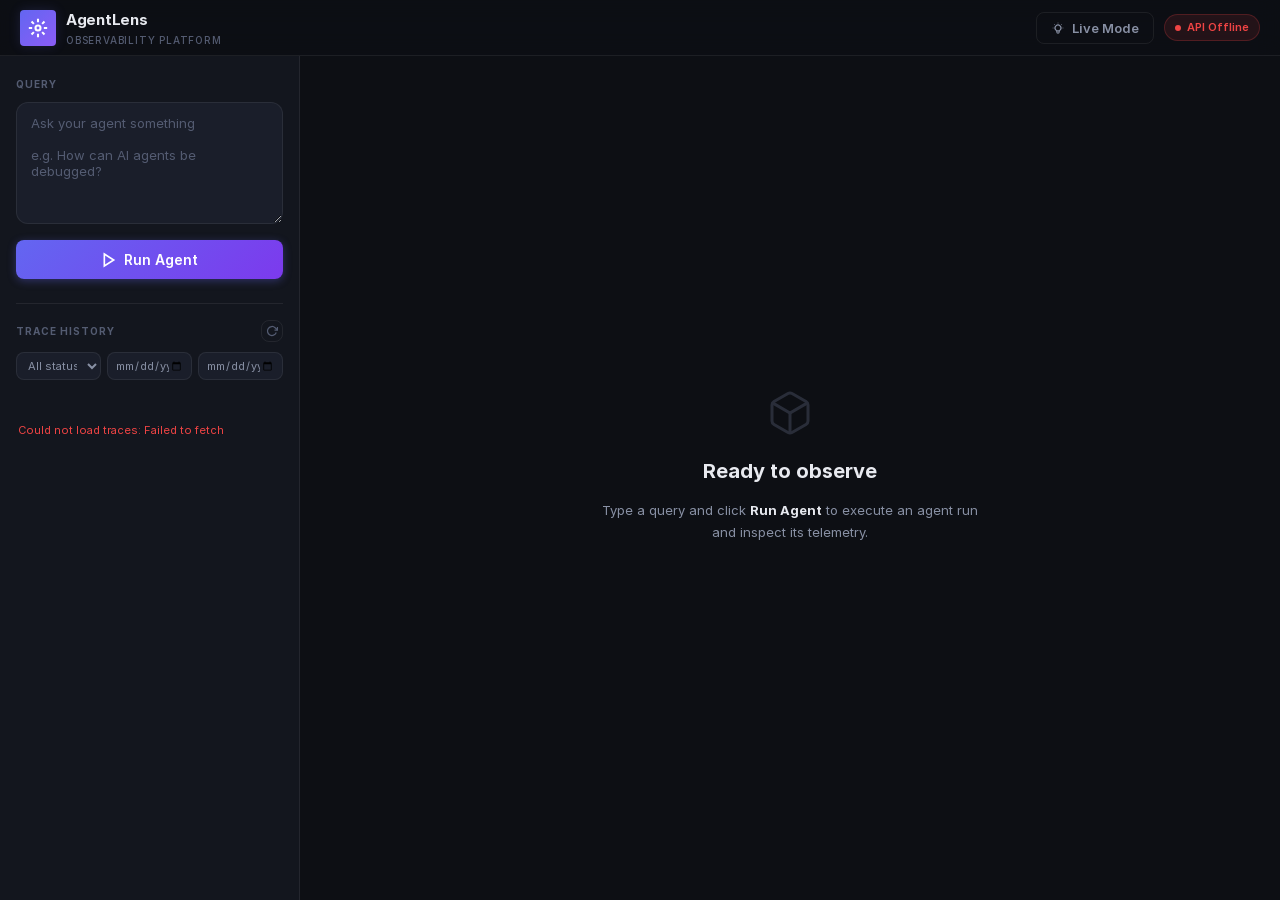
<file: frontend/index.html>
﻿<!DOCTYPE html>
<html lang="en">
<head>
  <meta charset="UTF-8" />
  <meta name="viewport" content="width=device-width, initial-scale=1.0" />
  <title>AgentLens — Observability Dashboard</title>
  <link rel="stylesheet" href="style.css" />
</head>
<body>
  <header class="app-header">
    <div class="header-inner">
      <div class="brand">
        <div class="brand-icon">
          <svg width="20" height="20" viewBox="0 0 24 24" fill="none" stroke="currentColor" stroke-width="2.5">
            <circle cx="12" cy="12" r="3"/>
            <path d="M12 1v4M12 19v4M4.22 4.22l2.83 2.83M16.95 16.95l2.83 2.83M1 12h4M19 12h4M4.22 19.78l2.83-2.83M16.95 7.05l2.83-2.83"/>
          </svg>
        </div>
        <div>
          <span class="brand-name">AgentLens</span>
          <span class="brand-tagline">Observability Platform</span>
        </div>
      </div>
      <div class="header-actions">
        <button id="mockModeBtn" class="btn btn-ghost">
          <svg width="14" height="14" viewBox="0 0 24 24" fill="none" stroke="currentColor" stroke-width="2"><path d="M9.663 17h4.673M12 3v1m6.364 1.636l-.707.707M21 12h-1M4 12H3m3.343-5.657l-.707-.707m2.828 9.9a5 5 0 117.072 0l-.548.547A3.374 3.374 0 0014 18.469V19a2 2 0 11-4 0v-.531c0-.895-.356-1.754-.988-2.386l-.548-.547z"/></svg>
          <span id="mockLabel">Live Mode</span>
        </button>
        <div id="apiStatus" class="api-status">
          <span class="status-dot"></span>
          <span id="apiStatusText">API</span>
        </div>
      </div>
    </div>
  </header>

  <main class="app-main">
    <aside class="sidebar">
      <div class="sidebar-inner">
        <div class="section-label">Query</div>
        <div class="query-form">
          <textarea id="queryInput" class="query-textarea" placeholder="Ask your agent something&#10;&#10;e.g. How can AI agents be debugged?" rows="6"></textarea>
          <button id="runBtn" class="btn btn-primary btn-run">
            <svg id="runIcon" width="16" height="16" viewBox="0 0 24 24" fill="none" stroke="currentColor" stroke-width="2.5"><polygon points="5 3 19 12 5 21 5 3"/></svg>
            <span id="runLabel">Run Agent</span>
          </button>
        </div>

        <div id="mockPanel" class="mock-panel hidden">
          <div class="section-label" style="margin-top:20px">Mock Scenarios</div>
          <div class="mock-scenarios">
            <button class="mock-scenario-btn" data-scenario="success"><span class="scenario-dot dot-success"></span>Clean Success Run</button>
            <button class="mock-scenario-btn" data-scenario="partial"><span class="scenario-dot dot-partial"></span>Partial Failure</button>
            <button class="mock-scenario-btn" data-scenario="full_failure"><span class="scenario-dot dot-error"></span>Full Failure</button>
            <button class="mock-scenario-btn" data-scenario="backend_error"><span class="scenario-dot dot-error"></span>Backend Error (HTTP 500)</button>
          </div>
        </div>

        <div id="traceMeta" class="trace-meta hidden">
          <div class="section-label" style="margin-top:24px">Last Trace</div>
          <div class="meta-item"><span class="meta-key">ID</span><code id="metaTraceId" class="meta-val"></code></div>
          <div class="meta-item"><span class="meta-key">Status</span><span id="metaStatus" class="badge"></span></div>
          <div class="meta-item"><span class="meta-key">Latency</span><span id="metaLatency" class="meta-val"></span></div>
          <div class="meta-item"><span class="meta-key">Events</span><span id="metaEventCount" class="meta-val"></span></div>
        </div>

        <!-- Trace history (Phase 12): browses GET /api/traces -->
        <div id="historySection" class="history-section">
          <div class="history-head">
            <div class="section-label history-label">Trace History</div>
            <button id="historyRefresh" class="history-refresh" title="Reload traces" aria-label="Reload traces">
              <svg width="12" height="12" viewBox="0 0 24 24" fill="none" stroke="currentColor" stroke-width="2.5"><polyline points="23 4 23 10 17 10"/><path d="M20.49 15a9 9 0 11-2.12-9.36L23 10"/></svg>
            </button>
          </div>
          <div class="history-filters">
            <select id="historyStatus" class="history-select" aria-label="Filter traces by status">
              <option value="all">All statuses</option>
              <option value="success">Success</option>
              <option value="failure">Failure</option>
              <option value="partial">Partial</option>
              <option value="pending">Pending</option>
            </select>
            <input id="historyFrom" class="history-date" type="date" title="From date" aria-label="From date" />
            <input id="historyTo" class="history-date" type="date" title="To date" aria-label="To date" />
          </div>
          <div id="historyMeta" class="history-meta"></div>
          <div id="historyList" class="history-list"></div>
          <button id="historyMore" class="history-more hidden">Load more</button>
        </div>
      </div>
    </aside>

    <section class="results-pane">
      <div id="loadingState" class="state-view hidden">
        <div class="spinner-wrapper"><div class="spinner"></div><div class="spinner-track"></div></div>
        <p class="loading-text">Agent is executing&#8230;</p>
        <p class="loading-sub" id="loadingStep">Initializing trace</p>
      </div>

      <div id="emptyState" class="state-view">
        <div class="empty-icon">
          <svg width="48" height="48" viewBox="0 0 24 24" fill="none" stroke="currentColor" stroke-width="1.5" opacity="0.4"><path d="M21 16V8a2 2 0 00-1-1.73l-7-4a2 2 0 00-2 0l-7 4A2 2 0 003 8v8a2 2 0 001 1.73l7 4a2 2 0 002 0l7-4A2 2 0 0021 16z"/><polyline points="3.27 6.96 12 12.01 20.73 6.96"/><line x1="12" y1="22.08" x2="12" y2="12"/></svg>
        </div>
        <h2 class="empty-title">Ready to observe</h2>
        <p class="empty-desc">Type a query and click <strong>Run Agent</strong> to execute an agent run and inspect its telemetry.</p>
      </div>

      <div id="errorBanner" class="error-banner hidden">
        <div class="error-icon">
          <svg width="18" height="18" viewBox="0 0 24 24" fill="none" stroke="currentColor" stroke-width="2.5"><circle cx="12" cy="12" r="10"/><line x1="12" y1="8" x2="12" y2="12"/><line x1="12" y1="16" x2="12.01" y2="16"/></svg>
        </div>
        <div class="error-content">
          <p class="error-title">Request Failed</p>
          <p id="errorMessage" class="error-message"></p>
        </div>
        <button id="dismissError" class="error-dismiss">x</button>
      </div>

      <div id="resultsView" class="hidden">
        <div class="stat-cards">
          <div class="stat-card"><div class="stat-label">Trace ID</div><code id="statTraceId" class="stat-value stat-mono"></code></div>
          <div class="stat-card"><div class="stat-label">Total Latency</div><div id="statLatency" class="stat-value"></div></div>
          <div class="stat-card"><div class="stat-label">Events</div><div id="statEventCount" class="stat-value"></div></div>
          <div class="stat-card"><div class="stat-label">Status</div><div id="statStatus" class="stat-value"></div></div>
        </div>

        <div class="result-section">
          <div class="result-section-header">
            <h3 class="result-section-title">
              <svg width="14" height="14" viewBox="0 0 24 24" fill="none" stroke="currentColor" stroke-width="2.5"><path d="M21 15a2 2 0 01-2 2H7l-4 4V5a2 2 0 012-2h14a2 2 0 012 2z"/></svg>
              Agent Response
            </h3>
          </div>
          <div id="responseText" class="response-text"></div>
        </div>

        <!-- Live-run failure state: why the run failed + a pointer to the analysis -->
        <div id="runFailure" class="run-failure hidden"></div>

        <!-- Failure-run summary banner: shown only when failure_count > 0 -->
        <div id="failureSummary" class="failure-summary hidden"></div>

        <!-- Causal analysis (Phase 11): hidden when the trace has no graph -->
        <div id="causalSection" class="result-section causal-section hidden">
          <div class="result-section-header">
            <h3 class="result-section-title">
              <svg width="14" height="14" viewBox="0 0 24 24" fill="none" stroke="currentColor" stroke-width="2.5"><circle cx="5" cy="6" r="3"/><circle cx="19" cy="6" r="3"/><circle cx="12" cy="19" r="3"/><path d="M7.5 7.5l2.8 9M16.5 7.5l-2.8 9M8 6h8"/></svg>
              Causal Analysis
            </h3>
            <button id="causalFullscreenBtn" class="cfs-btn" title="Fullscreen causal graph" aria-label="Toggle fullscreen causal graph">
              <svg width="14" height="14" viewBox="0 0 24 24" fill="none" stroke="currentColor" stroke-width="2.5"><path d="M8 3H5a2 2 0 00-2 2v3M21 3h-3a2 2 0 00-2 2v3M3 16v3a2 2 0 002 2h3M21 16h-3a2 2 0 002-2v-3"/></svg>
            </button>
          </div>
          <div id="causalPanel" class="causal-panel"></div>
        </div>

        <!-- Fullscreen causal graph overlay -->
        <div id="cfsOverlay" class="cfs-overlay hidden">
          <div class="cfs-header">
            <h3 class="cfs-title">Causal Analysis — Fullscreen</h3>
            <button id="cfsClose" class="cfs-close" aria-label="Close fullscreen">×</button>
          </div>
          <div id="cfsContent" class="cfs-content"></div>
        </div>

        <div class="result-section" id="timelineSection">
          <div class="result-section-header">
            <h3 class="result-section-title">
              <svg width="14" height="14" viewBox="0 0 24 24" fill="none" stroke="currentColor" stroke-width="2.5"><polyline points="22 12 18 12 15 21 9 3 6 12 2 12"/></svg>
              Event Timeline
            </h3>
            <div id="eventFilterBar" class="filter-bar">
              <button class="filter-btn active" data-filter="all">All</button>
              <button class="filter-btn" data-filter="success">Success</button>
              <button class="filter-btn" data-filter="failure">Failure</button>
              <button class="filter-btn" data-filter="partial">Partial</button>
            </div>
          </div>
          <div id="eventList" class="event-list"></div>
        </div>
      </div>
    </section>
  </main>

  <script src="app.js"></script>
</body>
</html>
</file>
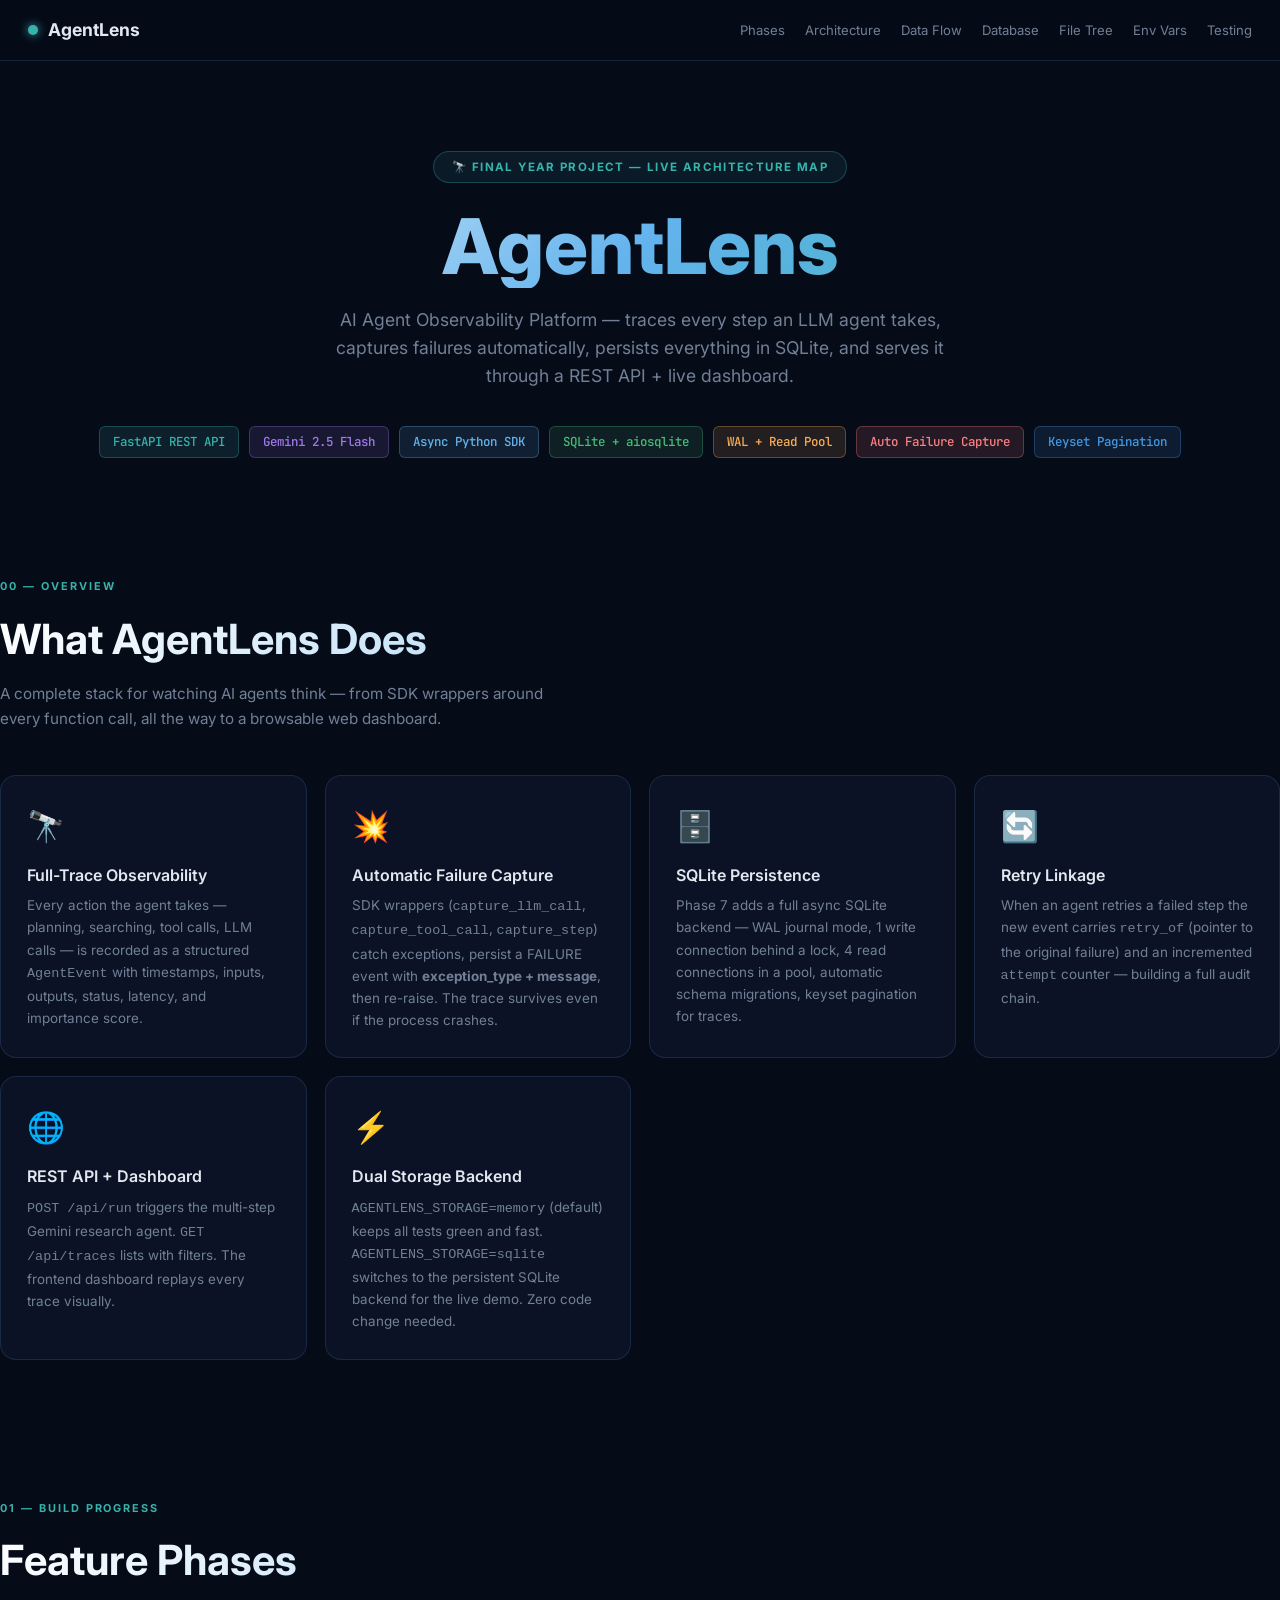
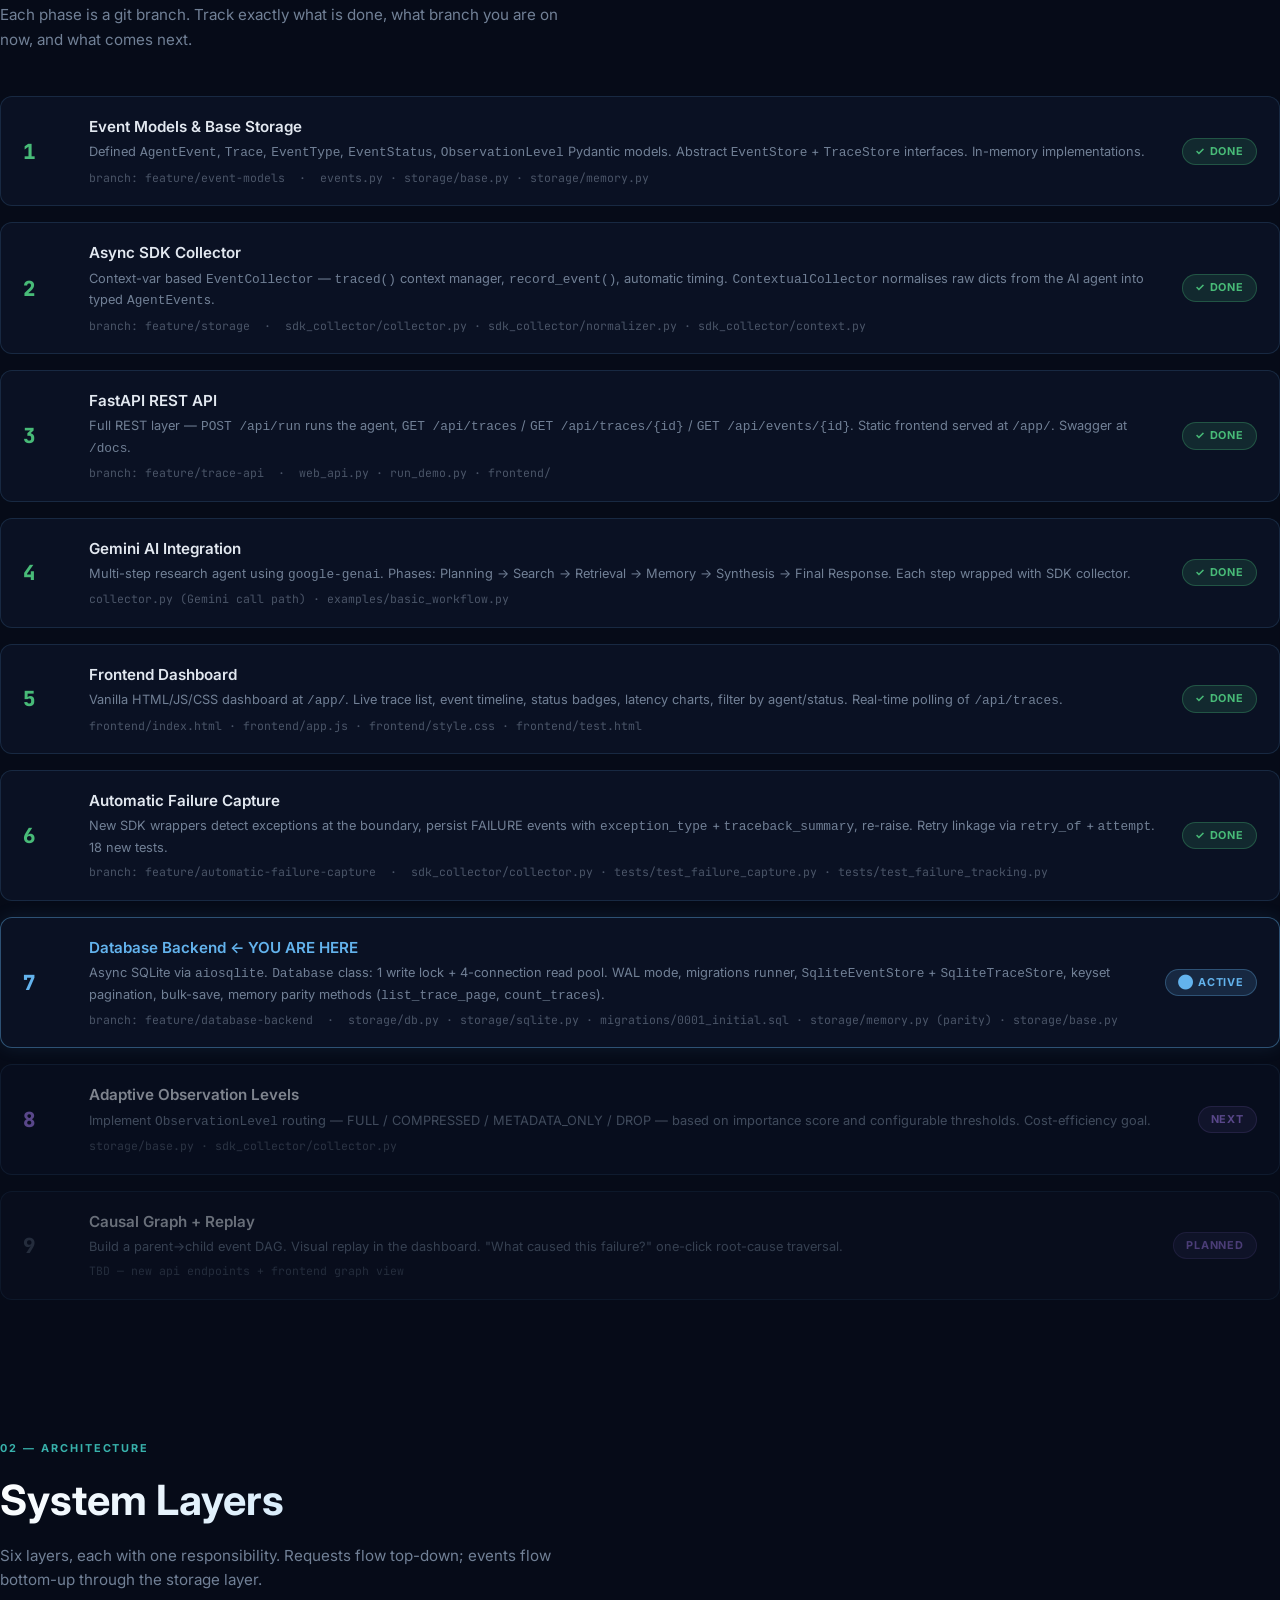
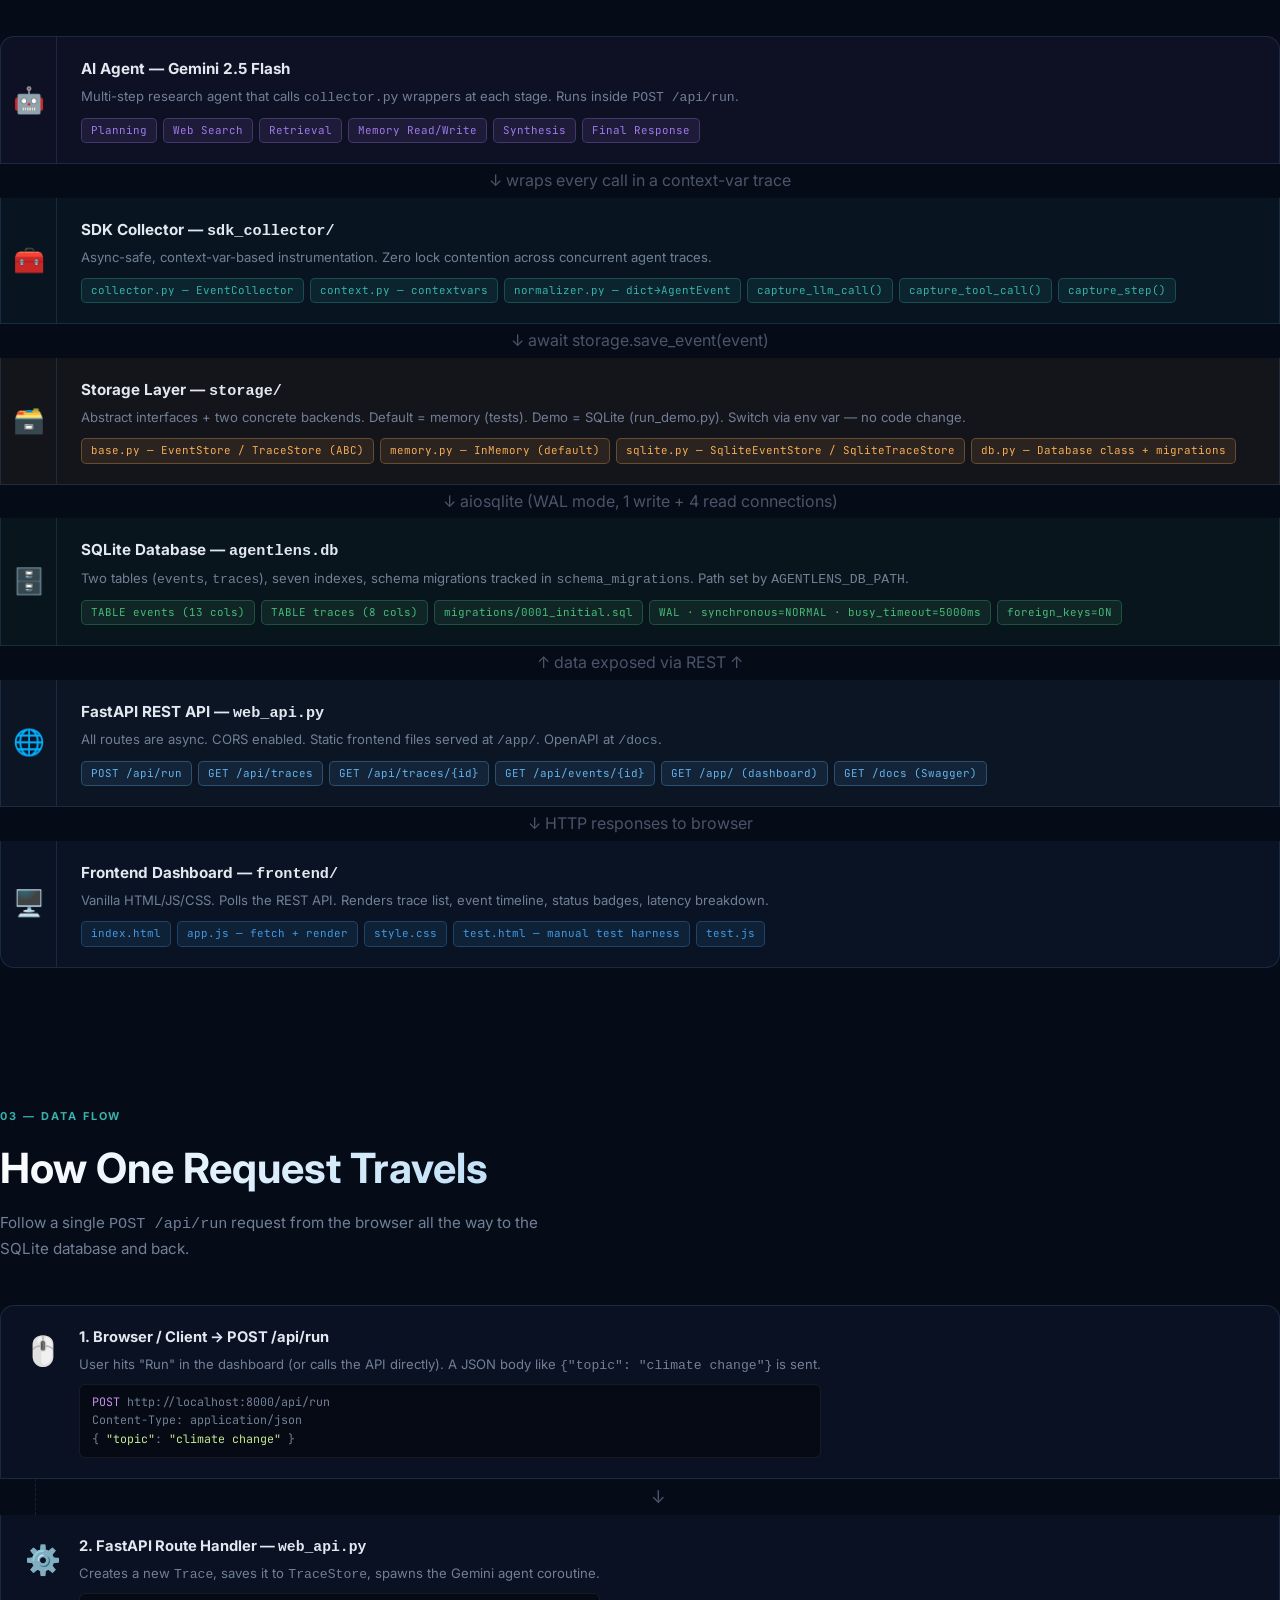
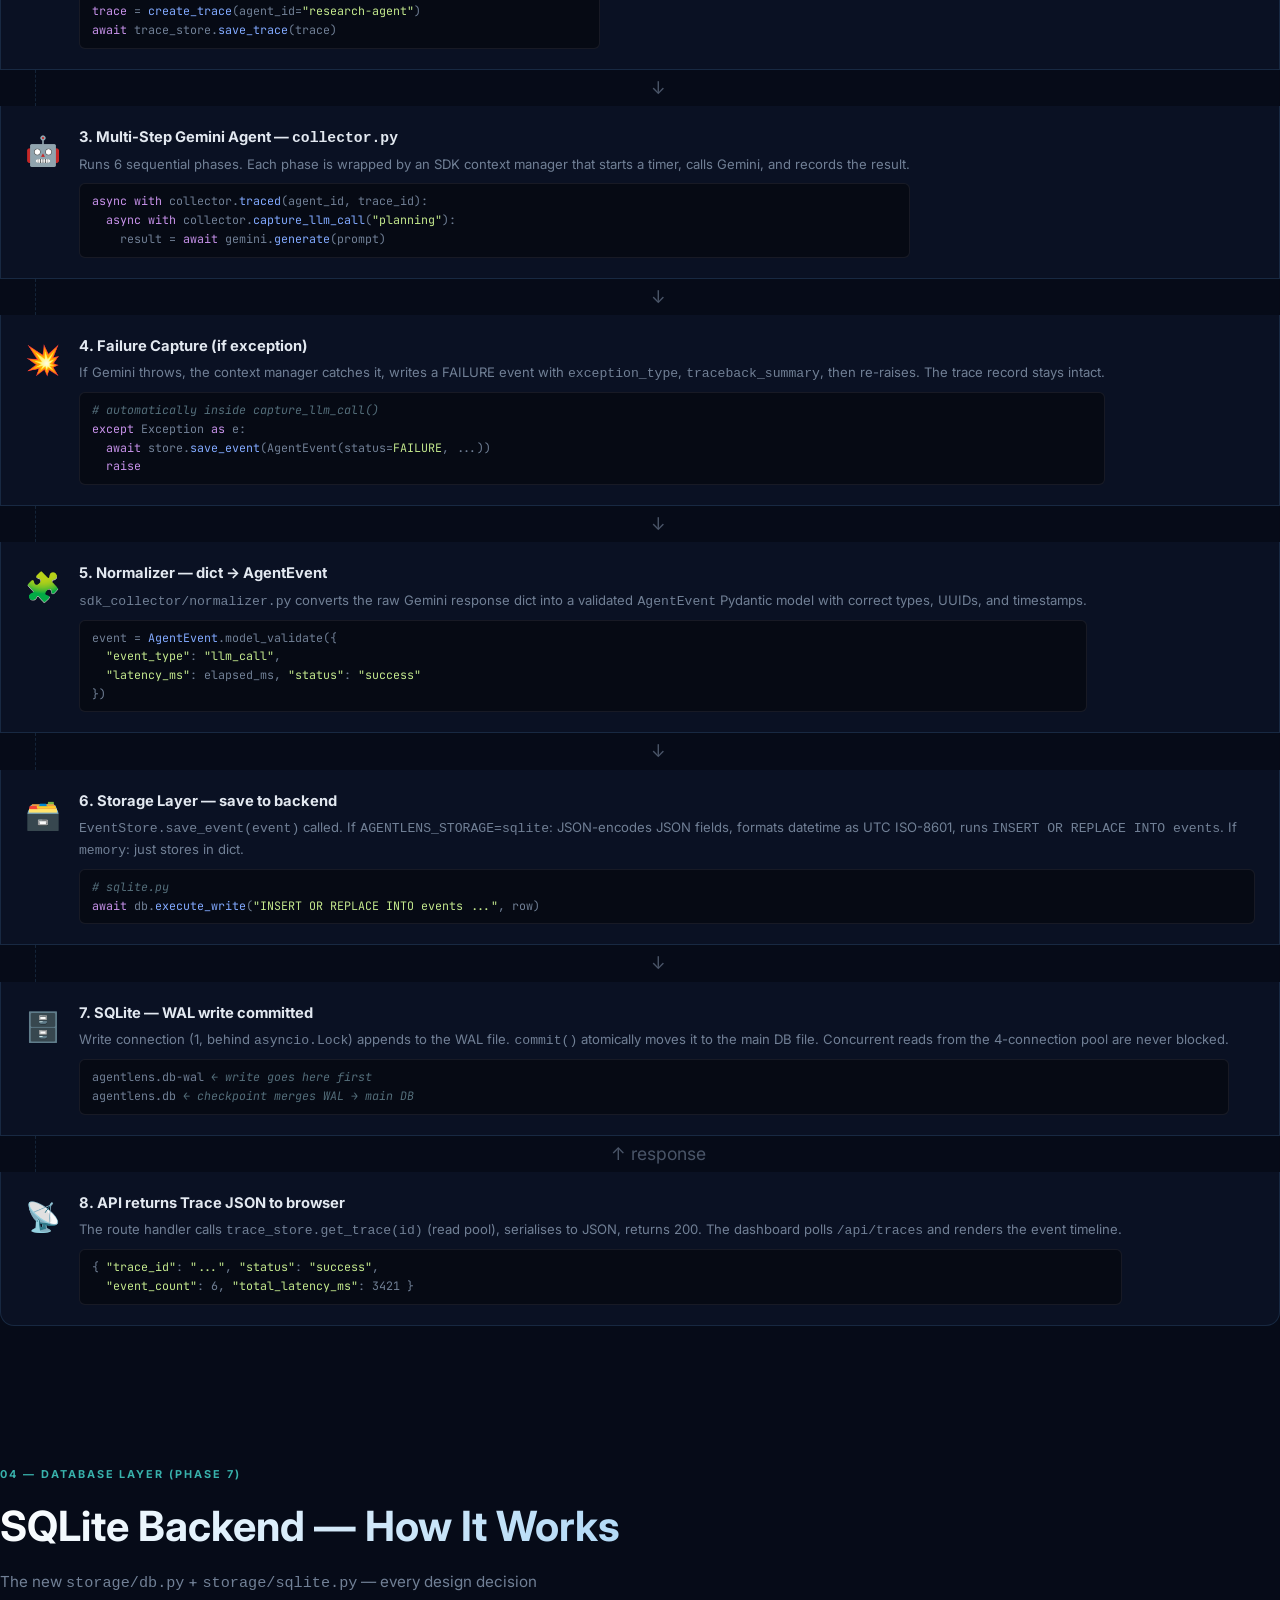
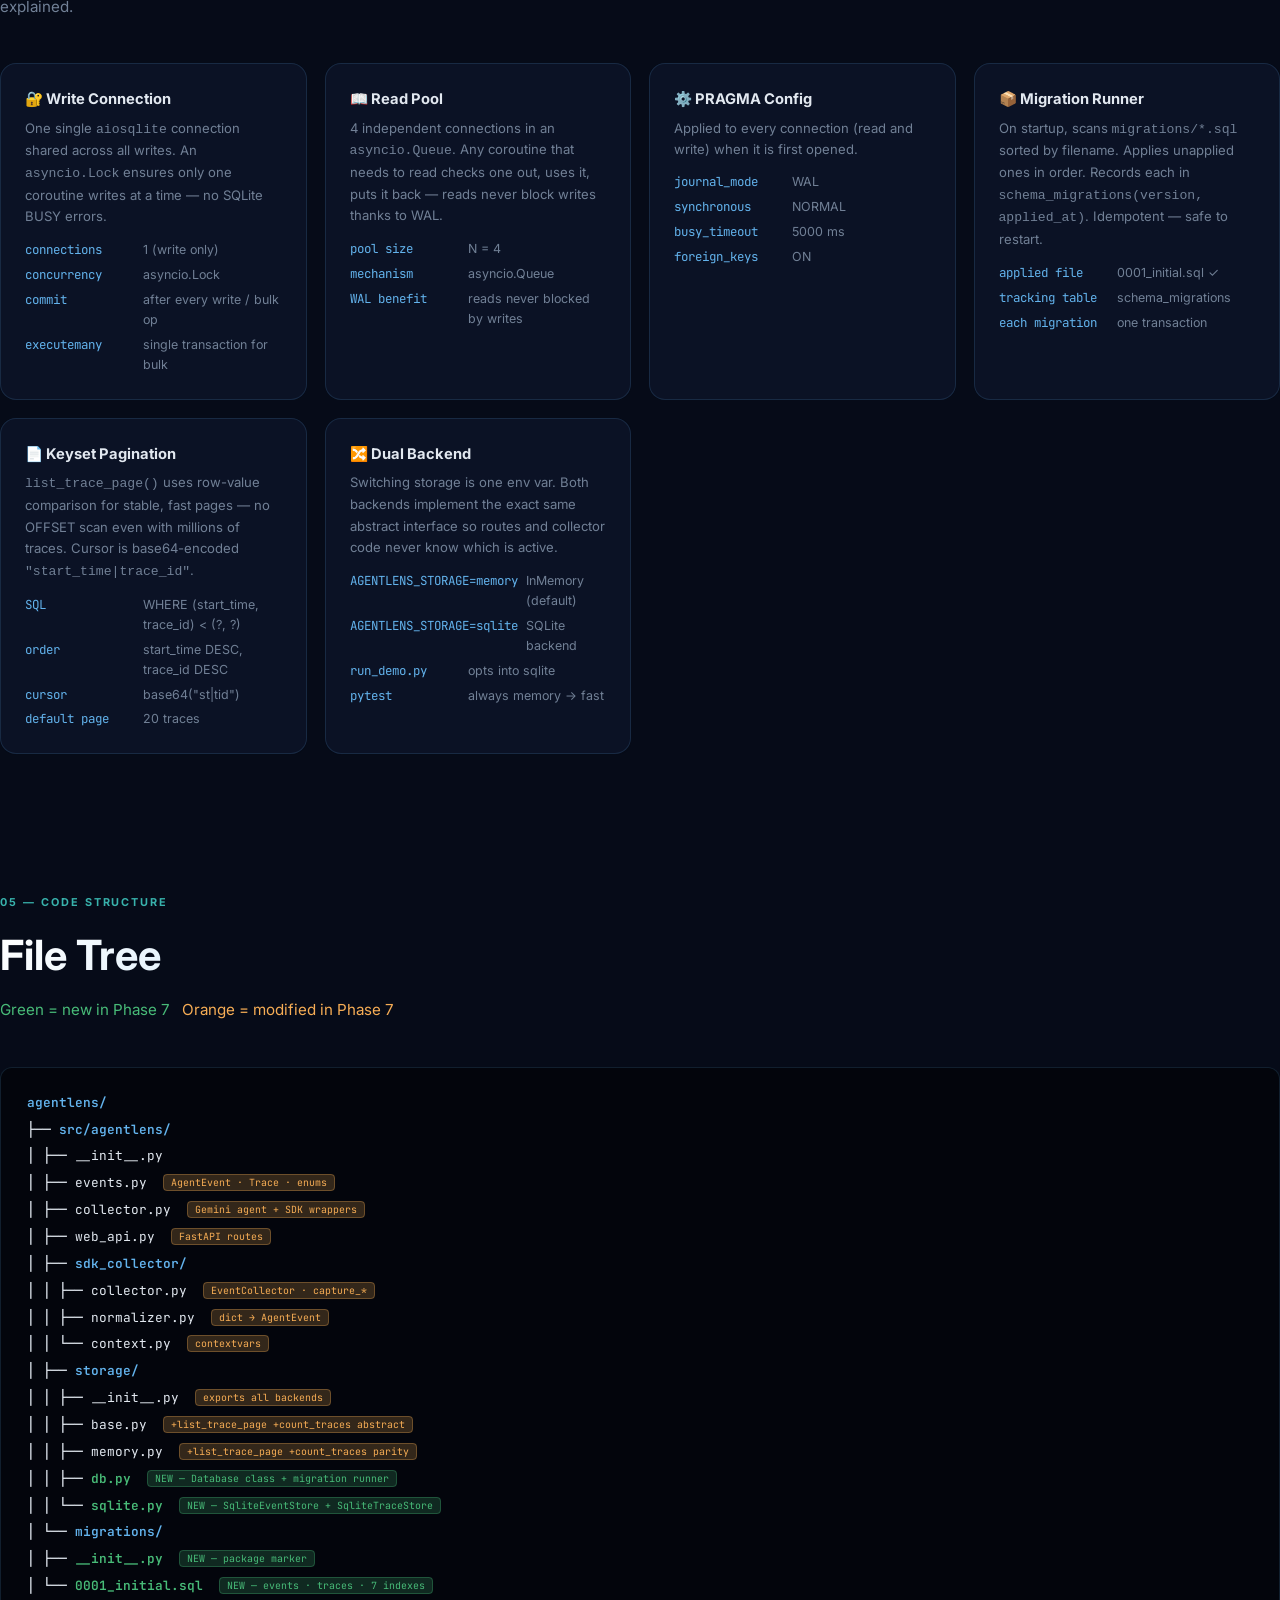
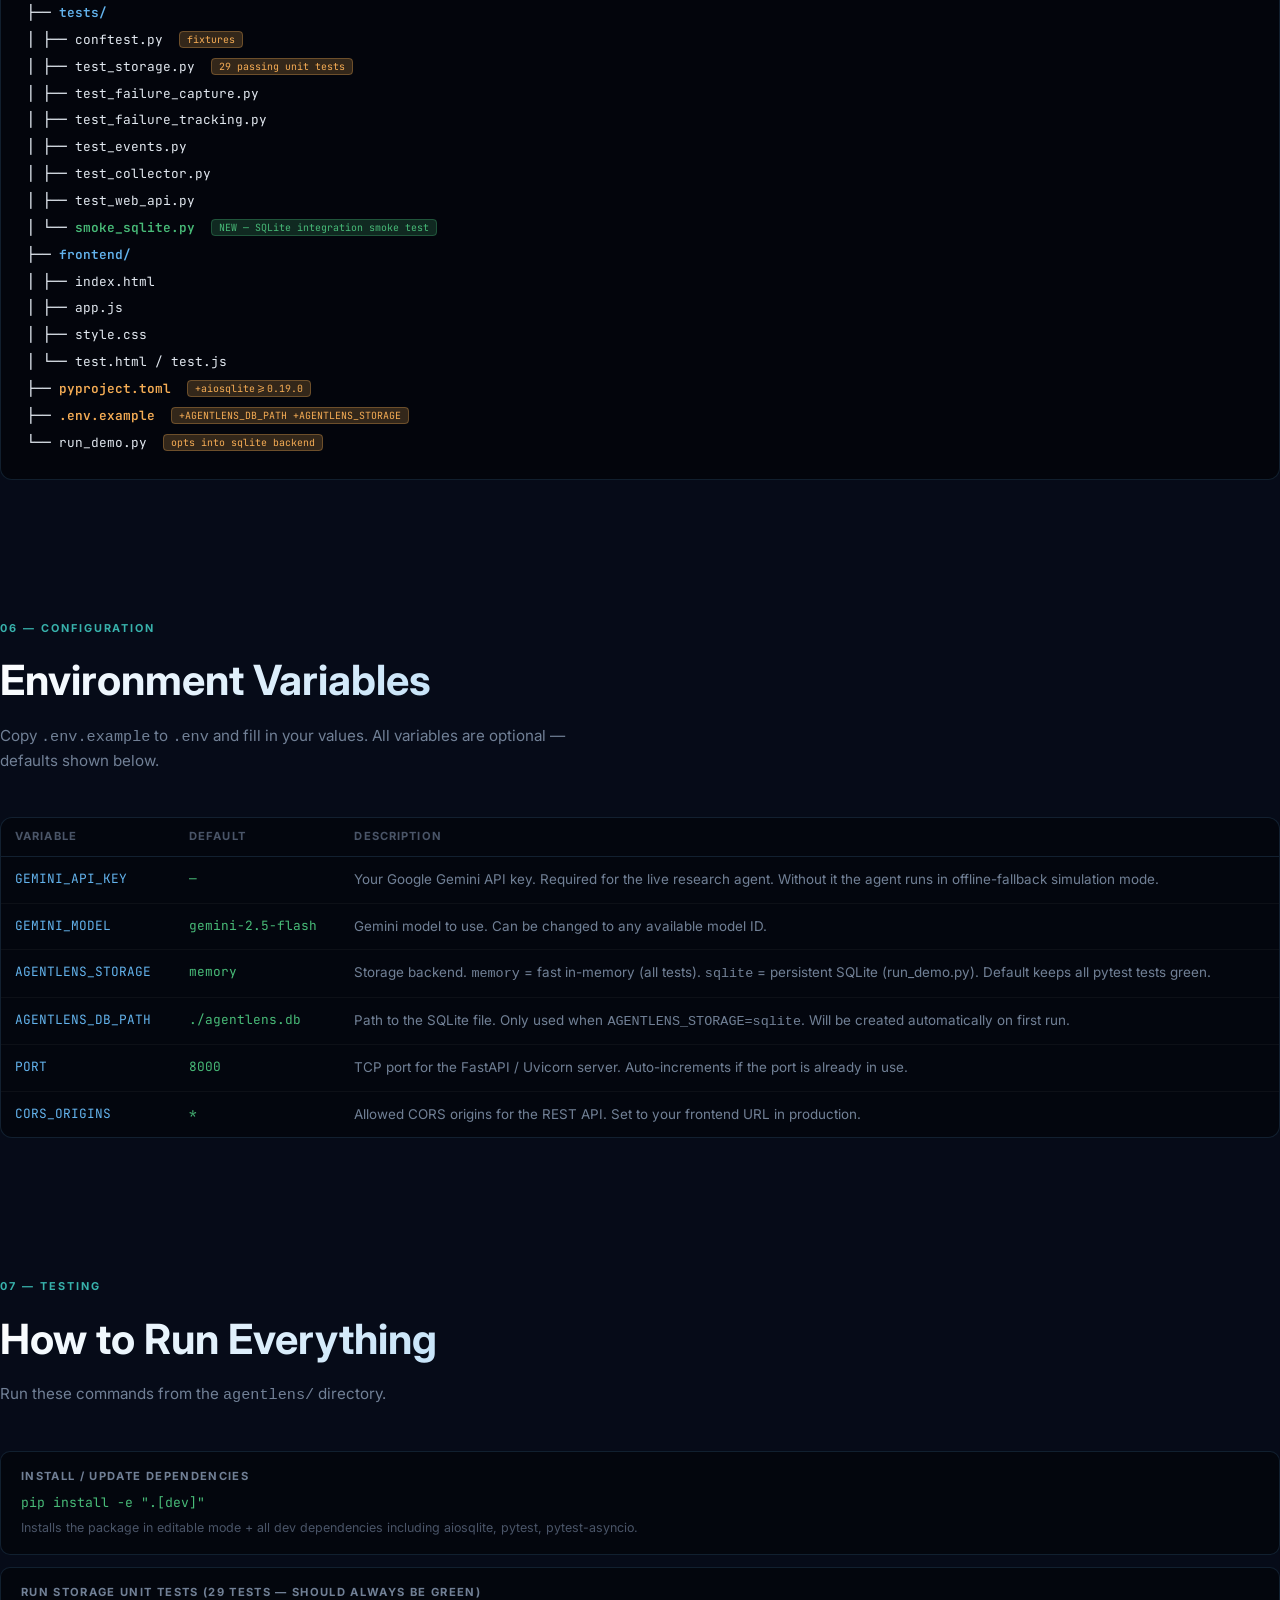
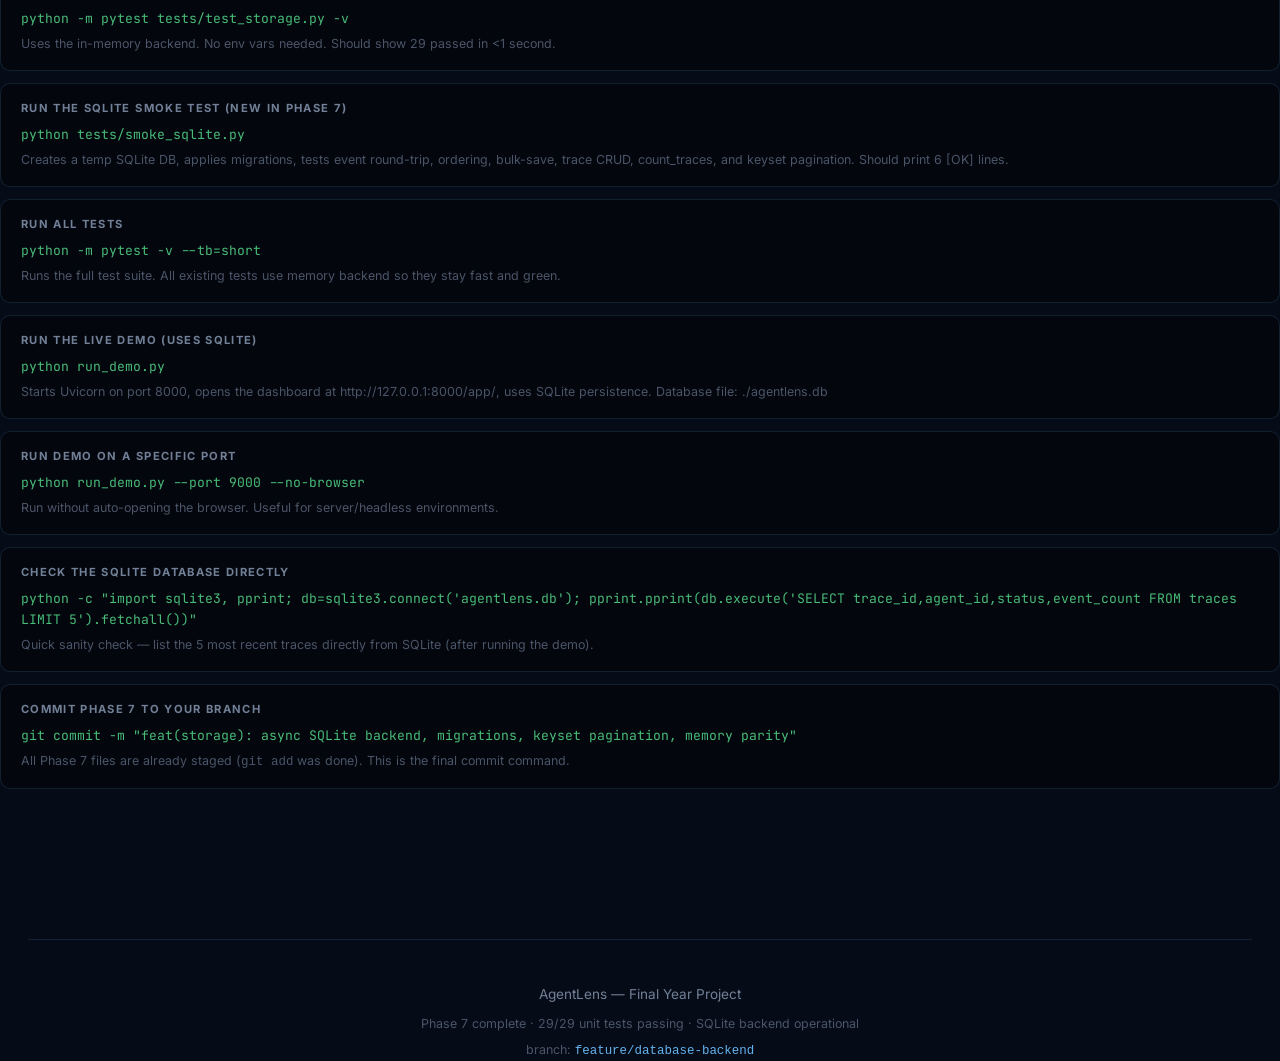
<file: agentlens_flow.html>
<!DOCTYPE html>
<html lang="en">
<head>
<meta charset="UTF-8" />
<meta name="viewport" content="width=device-width, initial-scale=1.0" />
<title>AgentLens — Project Flow & Architecture</title>
<link href="https://fonts.googleapis.com/css2?family=Inter:wght@300;400;500;600;700;800&family=JetBrains+Mono:wght@400;500&display=swap" rel="stylesheet" />
<style>
  :root {
    --bg: #060b18;
    --bg2: #0d1428;
    --bg3: #111a35;
    --border: rgba(99,179,237,0.15);
    --border-bright: rgba(99,179,237,0.4);
    --teal: #38b2ac;
    --cyan: #63b3ed;
    --purple: #9f7aea;
    --green: #48bb78;
    --red: #fc8181;
    --orange: #f6ad55;
    --yellow: #f6e05e;
    --blue: #4299e1;
    --text: #e2e8f0;
    --text-muted: #718096;
    --text-dim: #4a5568;
    --card: rgba(13,20,40,0.85);
    --glow-teal: 0 0 30px rgba(56,178,172,0.25);
    --glow-green: 0 0 20px rgba(72,187,120,0.35);
    --glow-purple: 0 0 20px rgba(159,122,234,0.3);
    --glow-orange: 0 0 20px rgba(246,173,85,0.3);
  }
  * { box-sizing: border-box; margin: 0; padding: 0; }
  html { scroll-behavior: smooth; }
  body {
    background: var(--bg);
    color: var(--text);
    font-family: 'Inter', sans-serif;
    overflow-x: hidden;
    line-height: 1.6;
  }

  /* ── Stars ── */
  #stars { position: fixed; inset: 0; pointer-events: none; z-index: 0; overflow: hidden; }
  .star { position: absolute; background: white; border-radius: 50%; animation: twinkle var(--d,3s) ease-in-out infinite; opacity: 0; }
  @keyframes twinkle { 0%,100%{opacity:0} 50%{opacity:var(--o,0.5)} }

  /* ── Layout ── */
  .page { position: relative; z-index: 1; max-width: 1280px; margin: 0 auto; padding: 0 28px; }

  /* ── Navbar ── */
  nav {
    position: sticky; top: 0; z-index: 100;
    backdrop-filter: blur(20px);
    background: rgba(6,11,24,0.9);
    border-bottom: 1px solid var(--border);
    padding: 0 28px;
  }
  .nav-inner { max-width: 1280px; margin: 0 auto; display: flex; align-items: center; justify-content: space-between; height: 60px; }
  .logo { display: flex; align-items: center; gap: 10px; font-weight: 700; font-size: 1.1rem; }
  .logo-dot { width: 10px; height: 10px; border-radius: 50%; background: var(--teal); box-shadow: 0 0 10px var(--teal); animation: pulse-dot 2s ease-in-out infinite; }
  @keyframes pulse-dot { 0%,100%{transform:scale(1)} 50%{transform:scale(1.4)} }
  .nav-links { display: flex; gap: 20px; flex-wrap: wrap; }
  .nav-links a { color: var(--text-muted); font-size: 0.82rem; text-decoration: none; transition: color .2s; }
  .nav-links a:hover { color: var(--cyan); }

  /* ── Hero ── */
  .hero { padding: 90px 0 50px; text-align: center; }
  .hero-badge {
    display: inline-flex; align-items: center; gap: 8px;
    background: rgba(56,178,172,0.1); border: 1px solid rgba(56,178,172,0.3);
    border-radius: 999px; padding: 6px 18px;
    font-size: 0.72rem; font-weight: 700; color: var(--teal);
    letter-spacing: 0.12em; text-transform: uppercase; margin-bottom: 24px;
  }
  .hero h1 {
    font-size: clamp(2.8rem,6vw,5rem); font-weight: 800; line-height: 1.05;
    background: linear-gradient(135deg, #fff 0%, var(--cyan) 50%, var(--teal) 100%);
    -webkit-background-clip: text; -webkit-text-fill-color: transparent;
    margin-bottom: 18px;
  }
  .hero-sub { font-size: 1.1rem; color: var(--text-muted); max-width: 640px; margin: 0 auto 36px; }
  .hero-tags { display: flex; flex-wrap: wrap; justify-content: center; gap: 10px; }
  .tag { padding: 5px 13px; border-radius: 6px; font-size: 0.78rem; font-weight: 500; font-family: 'JetBrains Mono', monospace; }
  .tag-teal   { background: rgba(56,178,172,0.12);  border: 1px solid rgba(56,178,172,0.3);  color: var(--teal); }
  .tag-purple { background: rgba(159,122,234,0.12); border: 1px solid rgba(159,122,234,0.3); color: var(--purple); }
  .tag-orange { background: rgba(246,173,85,0.12);  border: 1px solid rgba(246,173,85,0.3);  color: var(--orange); }
  .tag-green  { background: rgba(72,187,120,0.12);  border: 1px solid rgba(72,187,120,0.3);  color: var(--green); }
  .tag-cyan   { background: rgba(99,179,237,0.12);  border: 1px solid rgba(99,179,237,0.3);  color: var(--cyan); }
  .tag-red    { background: rgba(252,129,129,0.12); border: 1px solid rgba(252,129,129,0.3); color: var(--red); }
  .tag-blue   { background: rgba(66,153,225,0.12);  border: 1px solid rgba(66,153,225,0.3);  color: var(--blue); }

  /* ── Sections ── */
  .section { padding: 70px 0; }
  .section-label { font-size: 0.68rem; font-weight: 700; letter-spacing: 0.18em; text-transform: uppercase; color: var(--teal); margin-bottom: 10px; }
  .section-title {
    font-size: clamp(1.7rem,3.5vw,2.6rem); font-weight: 700; margin-bottom: 10px;
    background: linear-gradient(135deg, #fff, var(--cyan));
    -webkit-background-clip: text; -webkit-text-fill-color: transparent;
  }
  .section-desc { color: var(--text-muted); max-width: 580px; margin-bottom: 44px; font-size: 0.95rem; }

  /* ── Card ── */
  .card { background: var(--card); border: 1px solid var(--border); border-radius: 16px; backdrop-filter: blur(10px); transition: border-color .3s, box-shadow .3s; }
  .card:hover { border-color: var(--border-bright); box-shadow: var(--glow-teal); }

  /* ── Progress bar for phases ── */
  .phase-grid { display: flex; flex-direction: column; gap: 16px; }
  .phase-item {
    display: grid;
    grid-template-columns: 48px 1fr auto;
    align-items: center; gap: 18px;
    padding: 18px 22px; border-radius: 12px;
    background: rgba(13,20,40,0.7); border: 1px solid var(--border);
    transition: border-color .25s;
  }
  .phase-item:hover { border-color: var(--border-bright); }
  .phase-num { font-size: 1.3rem; font-weight: 800; font-family: 'JetBrains Mono'; color: var(--text-dim); }
  .phase-info h4 { font-size: 0.95rem; font-weight: 600; margin-bottom: 3px; }
  .phase-info p { font-size: 0.8rem; color: var(--text-muted); }
  .phase-files { font-family: 'JetBrains Mono'; font-size: 0.72rem; color: var(--text-dim); margin-top: 5px; }
  .phase-status {
    padding: 4px 12px; border-radius: 999px;
    font-size: 0.68rem; font-weight: 700; white-space: nowrap; text-transform: uppercase; letter-spacing: 0.08em;
  }
  .ps-done    { background: rgba(72,187,120,0.15);  color: var(--green);  border: 1px solid rgba(72,187,120,0.3); }
  .ps-active  { background: rgba(99,179,237,0.15);  color: var(--cyan);   border: 1px solid rgba(99,179,237,0.3); animation: blink-border 2s ease-in-out infinite; }
  .ps-next    { background: rgba(159,122,234,0.12); color: var(--purple); border: 1px solid rgba(159,122,234,0.25); }
  @keyframes blink-border { 0%,100%{border-color:rgba(99,179,237,0.3)} 50%{border-color:rgba(99,179,237,0.7)} }

  /* ── Architecture layers ── */
  .arch-stack { display: flex; flex-direction: column; gap: 0; }
  .arch-layer-big {
    display: grid; grid-template-columns: 56px 1fr;
    align-items: stretch; border: 1px solid var(--border);
    background: rgba(13,20,40,0.75); transition: border-color .25s;
  }
  .arch-layer-big:first-child { border-radius: 14px 14px 0 0; }
  .arch-layer-big:last-child  { border-radius: 0 0 14px 14px; }
  .arch-layer-big:not(:first-child) { border-top: none; }
  .arch-layer-big:hover { border-color: var(--border-bright); z-index: 1; }

  .layer-stripe { display: flex; align-items: center; justify-content: center; font-size: 1.6rem; padding: 20px 0; border-right: 1px solid var(--border); }
  .layer-body { padding: 20px 24px; }
  .layer-body h3 { font-size: 0.95rem; font-weight: 700; margin-bottom: 4px; }
  .layer-body .lb-desc { font-size: 0.82rem; color: var(--text-muted); margin-bottom: 10px; }
  .layer-pills { display: flex; flex-wrap: wrap; gap: 6px; }
  .pill {
    font-family: 'JetBrains Mono'; font-size: 0.68rem; padding: 3px 9px;
    border-radius: 5px; background: rgba(255,255,255,0.05); border: 1px solid rgba(255,255,255,0.1);
    color: var(--text-muted);
  }
  .pill-teal   { background: rgba(56,178,172,0.1);  border-color: rgba(56,178,172,0.3);  color: var(--teal); }
  .pill-purple { background: rgba(159,122,234,0.1); border-color: rgba(159,122,234,0.3); color: var(--purple); }
  .pill-orange { background: rgba(246,173,85,0.1);  border-color: rgba(246,173,85,0.3);  color: var(--orange); }
  .pill-green  { background: rgba(72,187,120,0.1);  border-color: rgba(72,187,120,0.3);  color: var(--green); }
  .pill-cyan   { background: rgba(99,179,237,0.1);  border-color: rgba(99,179,237,0.3);  color: var(--cyan); }
  .pill-red    { background: rgba(252,129,129,0.1); border-color: rgba(252,129,129,0.3); color: var(--red); }
  .pill-blue   { background: rgba(66,153,225,0.1);  border-color: rgba(66,153,225,0.3);  color: var(--blue); }

  .ls-ai     { background: rgba(159,122,234,0.06); }
  .ls-sdk    { background: rgba(56,178,172,0.06); }
  .ls-api    { background: rgba(99,179,237,0.06); }
  .ls-storage{ background: rgba(246,173,85,0.06); }
  .ls-db     { background: rgba(72,187,120,0.06); }
  .ls-ui     { background: rgba(66,153,225,0.06); }

  .arch-down-arrow { text-align: center; font-size: 1rem; color: var(--text-dim); padding: 4px 0; }

  /* ── Data Flow diagram ── */
  .flow-diagram { display: flex; flex-direction: column; gap: 0; }
  .flow-step {
    display: flex; align-items: flex-start; gap: 18px;
    padding: 20px 24px; border: 1px solid var(--border);
    background: rgba(13,20,40,0.7); transition: border-color .25s, box-shadow .25s;
    cursor: default;
  }
  .flow-step:first-child { border-radius: 14px 14px 0 0; }
  .flow-step:last-child  { border-radius: 0 0 14px 14px; }
  .flow-step:not(:first-child) { border-top: none; }
  .flow-step:hover { border-color: var(--border-bright); box-shadow: var(--glow-teal); z-index: 1; }
  .flow-step-icon { font-size: 1.8rem; flex-shrink: 0; margin-top: 2px; }
  .flow-step-content h4 { font-size: 0.92rem; font-weight: 700; margin-bottom: 4px; }
  .flow-step-content p  { font-size: 0.82rem; color: var(--text-muted); margin-bottom: 8px; }
  .flow-step-code {
    font-family: 'JetBrains Mono'; font-size: 0.73rem;
    background: rgba(0,0,0,0.4); border: 1px solid rgba(255,255,255,0.07);
    border-radius: 6px; padding: 8px 12px; color: var(--text-muted);
  }
  .flow-step-code .kw  { color: #c792ea; }
  .flow-step-code .fn  { color: #82aaff; }
  .flow-step-code .str { color: #c3e88d; }
  .flow-step-code .cm  { color: #546e7a; font-style: italic; }
  .step-arrow { text-align: center; font-size: 1.1rem; color: var(--text-dim); padding: 4px 0; border-left: 1px dashed rgba(99,179,237,0.15); margin-left: 35px; }

  /* ── DB layer detail ── */
  .db-grid { display: grid; grid-template-columns: repeat(auto-fit, minmax(280px, 1fr)); gap: 18px; }
  .db-card { padding: 24px; }
  .db-card h3 { font-size: 0.92rem; font-weight: 700; margin-bottom: 6px; display: flex; align-items: center; gap: 8px; }
  .db-card p  { font-size: 0.82rem; color: var(--text-muted); line-height: 1.65; margin-bottom: 12px; }
  .kv-list { display: flex; flex-direction: column; gap: 5px; }
  .kv-row { display: flex; align-items: baseline; gap: 8px; font-size: 0.78rem; }
  .kv-key { font-family: 'JetBrains Mono'; color: var(--cyan); min-width: 110px; flex-shrink: 0; }
  .kv-val { color: var(--text-muted); }

  /* ── File tree ── */
  .file-tree {
    background: rgba(0,0,0,0.5); border: 1px solid var(--border);
    border-radius: 12px; padding: 22px 26px;
    font-family: 'JetBrains Mono'; font-size: 0.8rem; line-height: 2.1;
  }
  .ft-dir  { color: var(--cyan); font-weight: 600; }
  .ft-file { color: var(--text); }
  .ft-new  { color: var(--green); font-weight: 600; }
  .ft-mod  { color: var(--orange); font-weight: 600; }
  .ft-tag  { font-size: 0.62rem; padding: 1px 7px; border-radius: 4px; margin-left: 8px; vertical-align: middle; }
  .ft-tag-new { background: rgba(72,187,120,0.2); color: var(--green); border: 1px solid rgba(72,187,120,0.3); }
  .ft-tag-mod { background: rgba(246,173,85,0.2); color: var(--orange); border: 1px solid rgba(246,173,85,0.3); }

  /* ── Env table ── */
  .env-table { width: 100%; border-collapse: collapse; font-size: 0.84rem; }
  .env-table th { text-align: left; padding: 10px 14px; font-size: 0.7rem; font-weight: 700; letter-spacing: 0.1em; text-transform: uppercase; color: var(--text-dim); border-bottom: 1px solid var(--border); }
  .env-table td { padding: 12px 14px; border-bottom: 1px solid rgba(255,255,255,0.04); vertical-align: top; }
  .env-table tr:last-child td { border-bottom: none; }
  .env-table td:first-child { font-family: 'JetBrains Mono'; color: var(--cyan); font-size: 0.8rem; white-space: nowrap; }
  .env-table td:nth-child(2) { font-family: 'JetBrains Mono'; color: var(--green); font-size: 0.8rem; }
  .env-table td:nth-child(3) { color: var(--text-muted); }
  .env-wrap { background: rgba(0,0,0,0.4); border: 1px solid var(--border); border-radius: 12px; overflow: hidden; }

  /* ── Test commands ── */
  .cmd-list { display: flex; flex-direction: column; gap: 12px; }
  .cmd-item { padding: 16px 20px; border-radius: 10px; background: rgba(0,0,0,0.45); border: 1px solid var(--border); }
  .cmd-label { font-size: 0.7rem; font-weight: 700; letter-spacing: 0.12em; text-transform: uppercase; color: var(--text-muted); margin-bottom: 6px; }
  .cmd-code  { font-family: 'JetBrains Mono'; font-size: 0.82rem; color: var(--green); }
  .cmd-desc  { font-size: 0.78rem; color: var(--text-dim); margin-top: 5px; }

  /* ── What-grid ── */
  .what-grid  { display: grid; grid-template-columns: repeat(auto-fit, minmax(250px,1fr)); gap: 18px; }
  .what-card  { padding: 26px; }
  .what-icon  { font-size: 1.9rem; margin-bottom: 12px; }
  .what-card h3 { font-size: 1rem; font-weight: 600; margin-bottom: 6px; }
  .what-card p  { font-size: 0.84rem; color: var(--text-muted); line-height: 1.65; }

  /* ── Divider ── */
  .divider { height: 1px; background: linear-gradient(90deg,transparent,var(--border),transparent); margin: 8px 0; }

  /* ── Footer ── */
  footer { padding: 44px 28px; text-align: center; border-top: 1px solid var(--border); color: var(--text-dim); font-size: 0.78rem; margin-top: 80px; }

  ::-webkit-scrollbar { width: 6px; height: 6px; }
  ::-webkit-scrollbar-track { background: var(--bg); }
  ::-webkit-scrollbar-thumb { background: var(--border-bright); border-radius: 3px; }

  @media (max-width:640px) {
    .arch-layer-big { grid-template-columns: 42px 1fr; }
    .phase-item { grid-template-columns: 36px 1fr; }
    .phase-status { display: none; }
  }
</style>
</head>
<body>

<!-- Stars -->
<div id="stars"></div>

<!-- Navbar -->
<nav>
  <div class="nav-inner">
    <div class="logo"><div class="logo-dot"></div>AgentLens</div>
    <div class="nav-links">
      <a href="#phases">Phases</a>
      <a href="#arch">Architecture</a>
      <a href="#dataflow">Data Flow</a>
      <a href="#database">Database</a>
      <a href="#files">File Tree</a>
      <a href="#env">Env Vars</a>
      <a href="#testing">Testing</a>
    </div>
  </div>
</nav>

<!-- ═══════════════════════ HERO ═══════════════════════ -->
<div class="page">
  <div class="hero">
    <div class="hero-badge">🔭 Final Year Project — Live Architecture Map</div>
    <h1>AgentLens</h1>
    <p class="hero-sub">AI Agent Observability Platform — traces every step an LLM agent takes, captures failures automatically, persists everything in SQLite, and serves it through a REST API + live dashboard.</p>
    <div class="hero-tags">
      <span class="tag tag-teal">FastAPI REST API</span>
      <span class="tag tag-purple">Gemini 2.5 Flash</span>
      <span class="tag tag-cyan">Async Python SDK</span>
      <span class="tag tag-green">SQLite + aiosqlite</span>
      <span class="tag tag-orange">WAL + Read Pool</span>
      <span class="tag tag-red">Auto Failure Capture</span>
      <span class="tag tag-blue">Keyset Pagination</span>
    </div>
  </div>
</div>

<!-- ═══════════════════════ WHAT IS IT ═══════════════════════ -->
<div class="page section" id="what">
  <div class="section-label">00 — Overview</div>
  <div class="section-title">What AgentLens Does</div>
  <p class="section-desc">A complete stack for watching AI agents think — from SDK wrappers around every function call, all the way to a browsable web dashboard.</p>

  <div class="what-grid">
    <div class="card what-card">
      <div class="what-icon">🔭</div>
      <h3>Full-Trace Observability</h3>
      <p>Every action the agent takes — planning, searching, tool calls, LLM calls — is recorded as a structured <code>AgentEvent</code> with timestamps, inputs, outputs, status, latency, and importance score.</p>
    </div>
    <div class="card what-card">
      <div class="what-icon">💥</div>
      <h3>Automatic Failure Capture</h3>
      <p>SDK wrappers (<code>capture_llm_call</code>, <code>capture_tool_call</code>, <code>capture_step</code>) catch exceptions, persist a FAILURE event with <strong>exception_type + message</strong>, then re-raise. The trace survives even if the process crashes.</p>
    </div>
    <div class="card what-card">
      <div class="what-icon">🗄️</div>
      <h3>SQLite Persistence</h3>
      <p>Phase 7 adds a full async SQLite backend — WAL journal mode, 1 write connection behind a lock, 4 read connections in a pool, automatic schema migrations, keyset pagination for traces.</p>
    </div>
    <div class="card what-card">
      <div class="what-icon">🔄</div>
      <h3>Retry Linkage</h3>
      <p>When an agent retries a failed step the new event carries <code>retry_of</code> (pointer to the original failure) and an incremented <code>attempt</code> counter — building a full audit chain.</p>
    </div>
    <div class="card what-card">
      <div class="what-icon">🌐</div>
      <h3>REST API + Dashboard</h3>
      <p><code>POST /api/run</code> triggers the multi-step Gemini research agent. <code>GET /api/traces</code> lists with filters. The frontend dashboard replays every trace visually.</p>
    </div>
    <div class="card what-card">
      <div class="what-icon">⚡</div>
      <h3>Dual Storage Backend</h3>
      <p><code>AGENTLENS_STORAGE=memory</code> (default) keeps all tests green and fast. <code>AGENTLENS_STORAGE=sqlite</code> switches to the persistent SQLite backend for the live demo. Zero code change needed.</p>
    </div>
  </div>
</div>

<!-- ═══════════════════════ PHASES ═══════════════════════ -->
<div class="page section" id="phases">
  <div class="section-label">01 — Build Progress</div>
  <div class="section-title">Feature Phases</div>
  <p class="section-desc">Each phase is a git branch. Track exactly what is done, what branch you are on now, and what comes next.</p>

  <div class="phase-grid">

    <div class="phase-item">
      <div class="phase-num" style="color:var(--green)">1</div>
      <div class="phase-info">
        <h4>Event Models &amp; Base Storage</h4>
        <p>Defined <code>AgentEvent</code>, <code>Trace</code>, <code>EventType</code>, <code>EventStatus</code>, <code>ObservationLevel</code> Pydantic models. Abstract <code>EventStore</code> + <code>TraceStore</code> interfaces. In-memory implementations.</p>
        <div class="phase-files">branch: feature/event-models &nbsp;·&nbsp; events.py · storage/base.py · storage/memory.py</div>
      </div>
      <div class="phase-status ps-done">✓ Done</div>
    </div>

    <div class="phase-item">
      <div class="phase-num" style="color:var(--green)">2</div>
      <div class="phase-info">
        <h4>Async SDK Collector</h4>
        <p>Context-var based <code>EventCollector</code> — <code>traced()</code> context manager, <code>record_event()</code>, automatic timing. <code>ContextualCollector</code> normalises raw dicts from the AI agent into typed <code>AgentEvent</code>s.</p>
        <div class="phase-files">branch: feature/storage &nbsp;·&nbsp; sdk_collector/collector.py · sdk_collector/normalizer.py · sdk_collector/context.py</div>
      </div>
      <div class="phase-status ps-done">✓ Done</div>
    </div>

    <div class="phase-item">
      <div class="phase-num" style="color:var(--green)">3</div>
      <div class="phase-info">
        <h4>FastAPI REST API</h4>
        <p>Full REST layer — <code>POST /api/run</code> runs the agent, <code>GET /api/traces</code> / <code>GET /api/traces/{id}</code> / <code>GET /api/events/{id}</code>. Static frontend served at <code>/app/</code>. Swagger at <code>/docs</code>.</p>
        <div class="phase-files">branch: feature/trace-api &nbsp;·&nbsp; web_api.py · run_demo.py · frontend/</div>
      </div>
      <div class="phase-status ps-done">✓ Done</div>
    </div>

    <div class="phase-item">
      <div class="phase-num" style="color:var(--green)">4</div>
      <div class="phase-info">
        <h4>Gemini AI Integration</h4>
        <p>Multi-step research agent using <code>google-genai</code>. Phases: Planning → Search → Retrieval → Memory → Synthesis → Final Response. Each step wrapped with SDK collector.</p>
        <div class="phase-files">collector.py (Gemini call path) · examples/basic_workflow.py</div>
      </div>
      <div class="phase-status ps-done">✓ Done</div>
    </div>

    <div class="phase-item">
      <div class="phase-num" style="color:var(--green)">5</div>
      <div class="phase-info">
        <h4>Frontend Dashboard</h4>
        <p>Vanilla HTML/JS/CSS dashboard at <code>/app/</code>. Live trace list, event timeline, status badges, latency charts, filter by agent/status. Real-time polling of <code>/api/traces</code>.</p>
        <div class="phase-files">frontend/index.html · frontend/app.js · frontend/style.css · frontend/test.html</div>
      </div>
      <div class="phase-status ps-done">✓ Done</div>
    </div>

    <div class="phase-item">
      <div class="phase-num" style="color:var(--green)">6</div>
      <div class="phase-info">
        <h4>Automatic Failure Capture</h4>
        <p>New SDK wrappers detect exceptions at the boundary, persist FAILURE events with <code>exception_type</code> + <code>traceback_summary</code>, re-raise. Retry linkage via <code>retry_of</code> + <code>attempt</code>. 18 new tests.</p>
        <div class="phase-files">branch: feature/automatic-failure-capture &nbsp;·&nbsp; sdk_collector/collector.py · tests/test_failure_capture.py · tests/test_failure_tracking.py</div>
      </div>
      <div class="phase-status ps-done">✓ Done</div>
    </div>

    <div class="phase-item" style="border-color:rgba(99,179,237,0.4); box-shadow: 0 0 18px rgba(99,179,237,0.1);">
      <div class="phase-num" style="color:var(--cyan)">7</div>
      <div class="phase-info">
        <h4 style="color:var(--cyan)">Database Backend ← YOU ARE HERE</h4>
        <p>Async SQLite via <code>aiosqlite</code>. <code>Database</code> class: 1 write lock + 4-connection read pool. WAL mode, migrations runner, <code>SqliteEventStore</code> + <code>SqliteTraceStore</code>, keyset pagination, bulk-save, memory parity methods (<code>list_trace_page</code>, <code>count_traces</code>).</p>
        <div class="phase-files">branch: feature/database-backend &nbsp;·&nbsp; storage/db.py · storage/sqlite.py · migrations/0001_initial.sql · storage/memory.py (parity) · storage/base.py</div>
      </div>
      <div class="phase-status ps-active">⬤ Active</div>
    </div>

    <div class="phase-item" style="opacity:0.55;">
      <div class="phase-num" style="color:var(--purple)">8</div>
      <div class="phase-info">
        <h4>Adaptive Observation Levels</h4>
        <p>Implement <code>ObservationLevel</code> routing — FULL / COMPRESSED / METADATA_ONLY / DROP — based on importance score and configurable thresholds. Cost-efficiency goal.</p>
        <div class="phase-files">storage/base.py · sdk_collector/collector.py</div>
      </div>
      <div class="phase-status ps-next">Next</div>
    </div>

    <div class="phase-item" style="opacity:0.45;">
      <div class="phase-num" style="color:var(--text-dim)">9</div>
      <div class="phase-info">
        <h4>Causal Graph + Replay</h4>
        <p>Build a parent→child event DAG. Visual replay in the dashboard. "What caused this failure?" one-click root-cause traversal.</p>
        <div class="phase-files">TBD — new api endpoints + frontend graph view</div>
      </div>
      <div class="phase-status ps-next">Planned</div>
    </div>

  </div>
</div>

<!-- ═══════════════════════ ARCHITECTURE ═══════════════════════ -->
<div class="page section" id="arch">
  <div class="section-label">02 — Architecture</div>
  <div class="section-title">System Layers</div>
  <p class="section-desc">Six layers, each with one responsibility. Requests flow top-down; events flow bottom-up through the storage layer.</p>

  <div class="arch-stack">

    <div class="arch-layer-big ls-ai">
      <div class="layer-stripe">🤖</div>
      <div class="layer-body">
        <h3>AI Agent — Gemini 2.5 Flash</h3>
        <div class="lb-desc">Multi-step research agent that calls <code>collector.py</code> wrappers at each stage. Runs inside <code>POST /api/run</code>.</div>
        <div class="layer-pills">
          <span class="pill pill-purple">Planning</span>
          <span class="pill pill-purple">Web Search</span>
          <span class="pill pill-purple">Retrieval</span>
          <span class="pill pill-purple">Memory Read/Write</span>
          <span class="pill pill-purple">Synthesis</span>
          <span class="pill pill-purple">Final Response</span>
        </div>
      </div>
    </div>
    <div class="arch-down-arrow">↓ wraps every call in a context-var trace</div>

    <div class="arch-layer-big ls-sdk">
      <div class="layer-stripe">🧰</div>
      <div class="layer-body">
        <h3>SDK Collector — <code>sdk_collector/</code></h3>
        <div class="lb-desc">Async-safe, context-var-based instrumentation. Zero lock contention across concurrent agent traces.</div>
        <div class="layer-pills">
          <span class="pill pill-teal">collector.py — EventCollector</span>
          <span class="pill pill-teal">context.py — contextvars</span>
          <span class="pill pill-teal">normalizer.py — dict→AgentEvent</span>
          <span class="pill pill-teal">capture_llm_call()</span>
          <span class="pill pill-teal">capture_tool_call()</span>
          <span class="pill pill-teal">capture_step()</span>
        </div>
      </div>
    </div>
    <div class="arch-down-arrow">↓ await storage.save_event(event)</div>

    <div class="arch-layer-big ls-storage">
      <div class="layer-stripe">🗃️</div>
      <div class="layer-body">
        <h3>Storage Layer — <code>storage/</code></h3>
        <div class="lb-desc">Abstract interfaces + two concrete backends. Default = memory (tests). Demo = SQLite (run_demo.py). Switch via env var — no code change.</div>
        <div class="layer-pills">
          <span class="pill pill-orange">base.py — EventStore / TraceStore (ABC)</span>
          <span class="pill pill-orange">memory.py — InMemory (default)</span>
          <span class="pill pill-orange">sqlite.py — SqliteEventStore / SqliteTraceStore</span>
          <span class="pill pill-orange">db.py — Database class + migrations</span>
        </div>
      </div>
    </div>
    <div class="arch-down-arrow">↓ aiosqlite (WAL mode, 1 write + 4 read connections)</div>

    <div class="arch-layer-big ls-db">
      <div class="layer-stripe">🗄️</div>
      <div class="layer-body">
        <h3>SQLite Database — <code>agentlens.db</code></h3>
        <div class="lb-desc">Two tables (<code>events</code>, <code>traces</code>), seven indexes, schema migrations tracked in <code>schema_migrations</code>. Path set by <code>AGENTLENS_DB_PATH</code>.</div>
        <div class="layer-pills">
          <span class="pill pill-green">TABLE events (13 cols)</span>
          <span class="pill pill-green">TABLE traces (8 cols)</span>
          <span class="pill pill-green">migrations/0001_initial.sql</span>
          <span class="pill pill-green">WAL · synchronous=NORMAL · busy_timeout=5000ms</span>
          <span class="pill pill-green">foreign_keys=ON</span>
        </div>
      </div>
    </div>
    <div class="arch-down-arrow">↑ data exposed via REST ↑</div>

    <div class="arch-layer-big ls-api">
      <div class="layer-stripe">🌐</div>
      <div class="layer-body">
        <h3>FastAPI REST API — <code>web_api.py</code></h3>
        <div class="lb-desc">All routes are async. CORS enabled. Static frontend files served at <code>/app/</code>. OpenAPI at <code>/docs</code>.</div>
        <div class="layer-pills">
          <span class="pill pill-cyan">POST /api/run</span>
          <span class="pill pill-cyan">GET  /api/traces</span>
          <span class="pill pill-cyan">GET  /api/traces/{id}</span>
          <span class="pill pill-cyan">GET  /api/events/{id}</span>
          <span class="pill pill-cyan">GET  /app/ (dashboard)</span>
          <span class="pill pill-cyan">GET  /docs (Swagger)</span>
        </div>
      </div>
    </div>
    <div class="arch-down-arrow">↓ HTTP responses to browser</div>

    <div class="arch-layer-big ls-ui">
      <div class="layer-stripe">🖥️</div>
      <div class="layer-body">
        <h3>Frontend Dashboard — <code>frontend/</code></h3>
        <div class="lb-desc">Vanilla HTML/JS/CSS. Polls the REST API. Renders trace list, event timeline, status badges, latency breakdown.</div>
        <div class="layer-pills">
          <span class="pill pill-blue">index.html</span>
          <span class="pill pill-blue">app.js — fetch + render</span>
          <span class="pill pill-blue">style.css</span>
          <span class="pill pill-blue">test.html — manual test harness</span>
          <span class="pill pill-blue">test.js</span>
        </div>
      </div>
    </div>

  </div>
</div>

<!-- ═══════════════════════ DATA FLOW ═══════════════════════ -->
<div class="page section" id="dataflow">
  <div class="section-label">03 — Data Flow</div>
  <div class="section-title">How One Request Travels</div>
  <p class="section-desc">Follow a single <code>POST /api/run</code> request from the browser all the way to the SQLite database and back.</p>

  <div class="flow-diagram">

    <div class="flow-step">
      <div class="flow-step-icon">🖱️</div>
      <div class="flow-step-content">
        <h4>1. Browser / Client → POST /api/run</h4>
        <p>User hits "Run" in the dashboard (or calls the API directly). A JSON body like <code>{"topic": "climate change"}</code> is sent.</p>
        <div class="flow-step-code"><span class="kw">POST</span> http://localhost:8000/api/run<br>Content-Type: application/json<br>{ <span class="str">"topic"</span>: <span class="str">"climate change"</span> }</div>
      </div>
    </div>
    <div class="step-arrow">↓</div>

    <div class="flow-step">
      <div class="flow-step-icon">⚙️</div>
      <div class="flow-step-content">
        <h4>2. FastAPI Route Handler — <code>web_api.py</code></h4>
        <p>Creates a new <code>Trace</code>, saves it to <code>TraceStore</code>, spawns the Gemini agent coroutine.</p>
        <div class="flow-step-code"><span class="kw">trace</span> = <span class="fn">create_trace</span>(agent_id=<span class="str">"research-agent"</span>)<br><span class="kw">await</span> trace_store.<span class="fn">save_trace</span>(trace)</div>
      </div>
    </div>
    <div class="step-arrow">↓</div>

    <div class="flow-step">
      <div class="flow-step-icon">🤖</div>
      <div class="flow-step-content">
        <h4>3. Multi-Step Gemini Agent — <code>collector.py</code></h4>
        <p>Runs 6 sequential phases. Each phase is wrapped by an SDK context manager that starts a timer, calls Gemini, and records the result.</p>
        <div class="flow-step-code"><span class="kw">async with</span> collector.<span class="fn">traced</span>(agent_id, trace_id):<br>&nbsp;&nbsp;<span class="kw">async with</span> collector.<span class="fn">capture_llm_call</span>(<span class="str">"planning"</span>):<br>&nbsp;&nbsp;&nbsp;&nbsp;result = <span class="kw">await</span> gemini.<span class="fn">generate</span>(prompt)</div>
      </div>
    </div>
    <div class="step-arrow">↓</div>

    <div class="flow-step">
      <div class="flow-step-icon">💥</div>
      <div class="flow-step-content">
        <h4>4. Failure Capture (if exception)</h4>
        <p>If Gemini throws, the context manager catches it, writes a FAILURE event with <code>exception_type</code>, <code>traceback_summary</code>, then re-raises. The trace record stays intact.</p>
        <div class="flow-step-code"><span class="cm"># automatically inside capture_llm_call()</span><br><span class="kw">except</span> Exception <span class="kw">as</span> e:<br>&nbsp;&nbsp;<span class="kw">await</span> store.<span class="fn">save_event</span>(AgentEvent(status=<span class="str">FAILURE</span>, ...))<br>&nbsp;&nbsp;<span class="kw">raise</span></div>
      </div>
    </div>
    <div class="step-arrow">↓</div>

    <div class="flow-step">
      <div class="flow-step-icon">🧩</div>
      <div class="flow-step-content">
        <h4>5. Normalizer — dict → AgentEvent</h4>
        <p><code>sdk_collector/normalizer.py</code> converts the raw Gemini response dict into a validated <code>AgentEvent</code> Pydantic model with correct types, UUIDs, and timestamps.</p>
        <div class="flow-step-code">event = <span class="fn">AgentEvent</span>.model_validate({<br>&nbsp;&nbsp;<span class="str">"event_type"</span>: <span class="str">"llm_call"</span>,<br>&nbsp;&nbsp;<span class="str">"latency_ms"</span>: elapsed_ms,  <span class="str">"status"</span>: <span class="str">"success"</span><br>})</div>
      </div>
    </div>
    <div class="step-arrow">↓</div>

    <div class="flow-step">
      <div class="flow-step-icon">🗃️</div>
      <div class="flow-step-content">
        <h4>6. Storage Layer — save to backend</h4>
        <p><code>EventStore.save_event(event)</code> called. If <code>AGENTLENS_STORAGE=sqlite</code>: JSON-encodes JSON fields, formats datetime as UTC ISO-8601, runs <code>INSERT OR REPLACE INTO events</code>. If <code>memory</code>: just stores in dict.</p>
        <div class="flow-step-code"><span class="cm"># sqlite.py</span><br><span class="kw">await</span> db.<span class="fn">execute_write</span>(<span class="str">"INSERT OR REPLACE INTO events ..."</span>, row)</div>
      </div>
    </div>
    <div class="step-arrow">↓</div>

    <div class="flow-step">
      <div class="flow-step-icon">🗄️</div>
      <div class="flow-step-content">
        <h4>7. SQLite — WAL write committed</h4>
        <p>Write connection (1, behind <code>asyncio.Lock</code>) appends to the WAL file. <code>commit()</code> atomically moves it to the main DB file. Concurrent reads from the 4-connection pool are never blocked.</p>
        <div class="flow-step-code">agentlens.db-wal  <span class="cm">← write goes here first</span><br>agentlens.db      <span class="cm">← checkpoint merges WAL → main DB</span></div>
      </div>
    </div>
    <div class="step-arrow">↑ response</div>

    <div class="flow-step">
      <div class="flow-step-icon">📡</div>
      <div class="flow-step-content">
        <h4>8. API returns Trace JSON to browser</h4>
        <p>The route handler calls <code>trace_store.get_trace(id)</code> (read pool), serialises to JSON, returns 200. The dashboard polls <code>/api/traces</code> and renders the event timeline.</p>
        <div class="flow-step-code">{ <span class="str">"trace_id"</span>: <span class="str">"..."</span>, <span class="str">"status"</span>: <span class="str">"success"</span>,<br>&nbsp;&nbsp;<span class="str">"event_count"</span>: 6, <span class="str">"total_latency_ms"</span>: 3421 }</div>
      </div>
    </div>

  </div>
</div>

<!-- ═══════════════════════ DATABASE DETAIL ═══════════════════════ -->
<div class="page section" id="database">
  <div class="section-label">04 — Database Layer (Phase 7)</div>
  <div class="section-title">SQLite Backend — How It Works</div>
  <p class="section-desc">The new <code>storage/db.py</code> + <code>storage/sqlite.py</code> — every design decision explained.</p>

  <div class="db-grid">

    <div class="card db-card">
      <h3>🔐 Write Connection</h3>
      <p>One single <code>aiosqlite</code> connection shared across all writes. An <code>asyncio.Lock</code> ensures only one coroutine writes at a time — no SQLite BUSY errors.</p>
      <div class="kv-list">
        <div class="kv-row"><span class="kv-key">connections</span><span class="kv-val">1 (write only)</span></div>
        <div class="kv-row"><span class="kv-key">concurrency</span><span class="kv-val">asyncio.Lock</span></div>
        <div class="kv-row"><span class="kv-key">commit</span><span class="kv-val">after every write / bulk op</span></div>
        <div class="kv-row"><span class="kv-key">executemany</span><span class="kv-val">single transaction for bulk</span></div>
      </div>
    </div>

    <div class="card db-card">
      <h3>📖 Read Pool</h3>
      <p>4 independent connections in an <code>asyncio.Queue</code>. Any coroutine that needs to read checks one out, uses it, puts it back — reads never block writes thanks to WAL.</p>
      <div class="kv-list">
        <div class="kv-row"><span class="kv-key">pool size</span><span class="kv-val">N = 4</span></div>
        <div class="kv-row"><span class="kv-key">mechanism</span><span class="kv-val">asyncio.Queue</span></div>
        <div class="kv-row"><span class="kv-key">WAL benefit</span><span class="kv-val">reads never blocked by writes</span></div>
      </div>
    </div>

    <div class="card db-card">
      <h3>⚙️ PRAGMA Config</h3>
      <p>Applied to every connection (read and write) when it is first opened.</p>
      <div class="kv-list">
        <div class="kv-row"><span class="kv-key">journal_mode</span><span class="kv-val">WAL</span></div>
        <div class="kv-row"><span class="kv-key">synchronous</span><span class="kv-val">NORMAL</span></div>
        <div class="kv-row"><span class="kv-key">busy_timeout</span><span class="kv-val">5000 ms</span></div>
        <div class="kv-row"><span class="kv-key">foreign_keys</span><span class="kv-val">ON</span></div>
      </div>
    </div>

    <div class="card db-card">
      <h3>📦 Migration Runner</h3>
      <p>On startup, scans <code>migrations/*.sql</code> sorted by filename. Applies unapplied ones in order. Records each in <code>schema_migrations(version, applied_at)</code>. Idempotent — safe to restart.</p>
      <div class="kv-list">
        <div class="kv-row"><span class="kv-key">applied file</span><span class="kv-val">0001_initial.sql ✓</span></div>
        <div class="kv-row"><span class="kv-key">tracking table</span><span class="kv-val">schema_migrations</span></div>
        <div class="kv-row"><span class="kv-key">each migration</span><span class="kv-val">one transaction</span></div>
      </div>
    </div>

    <div class="card db-card">
      <h3>📄 Keyset Pagination</h3>
      <p><code>list_trace_page()</code> uses row-value comparison for stable, fast pages — no OFFSET scan even with millions of traces. Cursor is base64-encoded <code>"start_time|trace_id"</code>.</p>
      <div class="kv-list">
        <div class="kv-row"><span class="kv-key">SQL</span><span class="kv-val">WHERE (start_time, trace_id) &lt; (?, ?)</span></div>
        <div class="kv-row"><span class="kv-key">order</span><span class="kv-val">start_time DESC, trace_id DESC</span></div>
        <div class="kv-row"><span class="kv-key">cursor</span><span class="kv-val">base64("st|tid")</span></div>
        <div class="kv-row"><span class="kv-key">default page</span><span class="kv-val">20 traces</span></div>
      </div>
    </div>

    <div class="card db-card">
      <h3>🔀 Dual Backend</h3>
      <p>Switching storage is one env var. Both backends implement the exact same abstract interface so routes and collector code never know which is active.</p>
      <div class="kv-list">
        <div class="kv-row"><span class="kv-key">AGENTLENS_STORAGE=memory</span><span class="kv-val">InMemory (default)</span></div>
        <div class="kv-row"><span class="kv-key">AGENTLENS_STORAGE=sqlite</span><span class="kv-val">SQLite backend</span></div>
        <div class="kv-row"><span class="kv-key">run_demo.py</span><span class="kv-val">opts into sqlite</span></div>
        <div class="kv-row"><span class="kv-key">pytest</span><span class="kv-val">always memory → fast</span></div>
      </div>
    </div>

  </div>
</div>

<!-- ═══════════════════════ FILE TREE ═══════════════════════ -->
<div class="page section" id="files">
  <div class="section-label">05 — Code Structure</div>
  <div class="section-title">File Tree</div>
  <p class="section-desc"><span style="color:var(--green)">Green = new in Phase 7</span> &nbsp; <span style="color:var(--orange)">Orange = modified in Phase 7</span></p>

  <div class="file-tree">
<span class="ft-dir">agentlens/</span><br>
├── <span class="ft-dir">src/agentlens/</span><br>
│   ├── <span class="ft-file">__init__.py</span><br>
│   ├── <span class="ft-file">events.py</span>               <span class="ft-tag ft-tag-mod">AgentEvent · Trace · enums</span><br>
│   ├── <span class="ft-file">collector.py</span>            <span class="ft-tag ft-tag-mod">Gemini agent + SDK wrappers</span><br>
│   ├── <span class="ft-file">web_api.py</span>              <span class="ft-tag ft-tag-mod">FastAPI routes</span><br>
│   ├── <span class="ft-dir">sdk_collector/</span><br>
│   │   ├── <span class="ft-file">collector.py</span>        <span class="ft-tag ft-tag-mod">EventCollector · capture_*</span><br>
│   │   ├── <span class="ft-file">normalizer.py</span>       <span class="ft-tag ft-tag-mod">dict → AgentEvent</span><br>
│   │   └── <span class="ft-file">context.py</span>          <span class="ft-tag ft-tag-mod">contextvars</span><br>
│   ├── <span class="ft-dir">storage/</span><br>
│   │   ├── <span class="ft-file">__init__.py</span>         <span class="ft-tag ft-tag-mod">exports all backends</span><br>
│   │   ├── <span class="ft-file">base.py</span>             <span class="ft-tag ft-tag-mod">+list_trace_page +count_traces abstract</span><br>
│   │   ├── <span class="ft-file">memory.py</span>           <span class="ft-tag ft-tag-mod">+list_trace_page +count_traces parity</span><br>
│   │   ├── <span class="ft-new">db.py</span>               <span class="ft-tag ft-tag-new">NEW — Database class + migration runner</span><br>
│   │   └── <span class="ft-new">sqlite.py</span>           <span class="ft-tag ft-tag-new">NEW — SqliteEventStore + SqliteTraceStore</span><br>
│   └── <span class="ft-dir">migrations/</span><br>
│       ├── <span class="ft-new">__init__.py</span>         <span class="ft-tag ft-tag-new">NEW — package marker</span><br>
│       └── <span class="ft-new">0001_initial.sql</span>    <span class="ft-tag ft-tag-new">NEW — events · traces · 7 indexes</span><br>
├── <span class="ft-dir">tests/</span><br>
│   ├── <span class="ft-file">conftest.py</span>             <span class="ft-tag ft-tag-mod">fixtures</span><br>
│   ├── <span class="ft-file">test_storage.py</span>         <span class="ft-tag ft-tag-mod">29 passing unit tests</span><br>
│   ├── <span class="ft-file">test_failure_capture.py</span><br>
│   ├── <span class="ft-file">test_failure_tracking.py</span><br>
│   ├── <span class="ft-file">test_events.py</span><br>
│   ├── <span class="ft-file">test_collector.py</span><br>
│   ├── <span class="ft-file">test_web_api.py</span><br>
│   └── <span class="ft-new">smoke_sqlite.py</span>         <span class="ft-tag ft-tag-new">NEW — SQLite integration smoke test</span><br>
├── <span class="ft-dir">frontend/</span><br>
│   ├── <span class="ft-file">index.html</span><br>
│   ├── <span class="ft-file">app.js</span><br>
│   ├── <span class="ft-file">style.css</span><br>
│   └── <span class="ft-file">test.html / test.js</span><br>
├── <span class="ft-mod">pyproject.toml</span>              <span class="ft-tag ft-tag-mod">+aiosqlite&gt;=0.19.0</span><br>
├── <span class="ft-mod">.env.example</span>               <span class="ft-tag ft-tag-mod">+AGENTLENS_DB_PATH +AGENTLENS_STORAGE</span><br>
└── <span class="ft-file">run_demo.py</span>                 <span class="ft-tag ft-tag-mod">opts into sqlite backend</span>
  </div>
</div>

<!-- ═══════════════════════ ENV VARS ═══════════════════════ -->
<div class="page section" id="env">
  <div class="section-label">06 — Configuration</div>
  <div class="section-title">Environment Variables</div>
  <p class="section-desc">Copy <code>.env.example</code> to <code>.env</code> and fill in your values. All variables are optional — defaults shown below.</p>

  <div class="env-wrap">
    <table class="env-table">
      <thead>
        <tr><th>Variable</th><th>Default</th><th>Description</th></tr>
      </thead>
      <tbody>
        <tr>
          <td>GEMINI_API_KEY</td>
          <td>—</td>
          <td>Your Google Gemini API key. Required for the live research agent. Without it the agent runs in offline-fallback simulation mode.</td>
        </tr>
        <tr>
          <td>GEMINI_MODEL</td>
          <td>gemini-2.5-flash</td>
          <td>Gemini model to use. Can be changed to any available model ID.</td>
        </tr>
        <tr>
          <td>AGENTLENS_STORAGE</td>
          <td>memory</td>
          <td>Storage backend. <code>memory</code> = fast in-memory (all tests). <code>sqlite</code> = persistent SQLite (run_demo.py). Default keeps all pytest tests green.</td>
        </tr>
        <tr>
          <td>AGENTLENS_DB_PATH</td>
          <td>./agentlens.db</td>
          <td>Path to the SQLite file. Only used when <code>AGENTLENS_STORAGE=sqlite</code>. Will be created automatically on first run.</td>
        </tr>
        <tr>
          <td>PORT</td>
          <td>8000</td>
          <td>TCP port for the FastAPI / Uvicorn server. Auto-increments if the port is already in use.</td>
        </tr>
        <tr>
          <td>CORS_ORIGINS</td>
          <td>*</td>
          <td>Allowed CORS origins for the REST API. Set to your frontend URL in production.</td>
        </tr>
      </tbody>
    </table>
  </div>
</div>

<!-- ═══════════════════════ TESTING ═══════════════════════ -->
<div class="page section" id="testing">
  <div class="section-label">07 — Testing</div>
  <div class="section-title">How to Run Everything</div>
  <p class="section-desc">Run these commands from the <code>agentlens/</code> directory.</p>

  <div class="cmd-list">

    <div class="cmd-item">
      <div class="cmd-label">Install / update dependencies</div>
      <div class="cmd-code">pip install -e ".[dev]"</div>
      <div class="cmd-desc">Installs the package in editable mode + all dev dependencies including aiosqlite, pytest, pytest-asyncio.</div>
    </div>

    <div class="cmd-item">
      <div class="cmd-label">Run storage unit tests (29 tests — should always be green)</div>
      <div class="cmd-code">python -m pytest tests/test_storage.py -v</div>
      <div class="cmd-desc">Uses the in-memory backend. No env vars needed. Should show 29 passed in &lt;1 second.</div>
    </div>

    <div class="cmd-item">
      <div class="cmd-label">Run the SQLite smoke test (new in Phase 7)</div>
      <div class="cmd-code">python tests/smoke_sqlite.py</div>
      <div class="cmd-desc">Creates a temp SQLite DB, applies migrations, tests event round-trip, ordering, bulk-save, trace CRUD, count_traces, and keyset pagination. Should print 6 [OK] lines.</div>
    </div>

    <div class="cmd-item">
      <div class="cmd-label">Run all tests</div>
      <div class="cmd-code">python -m pytest -v --tb=short</div>
      <div class="cmd-desc">Runs the full test suite. All existing tests use memory backend so they stay fast and green.</div>
    </div>

    <div class="cmd-item">
      <div class="cmd-label">Run the live demo (uses SQLite)</div>
      <div class="cmd-code">python run_demo.py</div>
      <div class="cmd-desc">Starts Uvicorn on port 8000, opens the dashboard at http://127.0.0.1:8000/app/, uses SQLite persistence. Database file: ./agentlens.db</div>
    </div>

    <div class="cmd-item">
      <div class="cmd-label">Run demo on a specific port</div>
      <div class="cmd-code">python run_demo.py --port 9000 --no-browser</div>
      <div class="cmd-desc">Run without auto-opening the browser. Useful for server/headless environments.</div>
    </div>

    <div class="cmd-item">
      <div class="cmd-label">Check the SQLite database directly</div>
      <div class="cmd-code">python -c "import sqlite3, pprint; db=sqlite3.connect('agentlens.db'); pprint.pprint(db.execute('SELECT trace_id,agent_id,status,event_count FROM traces LIMIT 5').fetchall())"</div>
      <div class="cmd-desc">Quick sanity check — list the 5 most recent traces directly from SQLite (after running the demo).</div>
    </div>

    <div class="cmd-item">
      <div class="cmd-label">Commit Phase 7 to your branch</div>
      <div class="cmd-code">git commit -m "feat(storage): async SQLite backend, migrations, keyset pagination, memory parity"</div>
      <div class="cmd-desc">All Phase 7 files are already staged (<code>git add</code> was done). This is the final commit command.</div>
    </div>

  </div>
</div>

<!-- Footer -->
<div class="page">
  <footer>
    <div style="margin-bottom:8px; font-size:0.85rem; color:var(--text-muted)">AgentLens — Final Year Project</div>
    <div>Phase 7 complete · 29/29 unit tests passing · SQLite backend operational</div>
    <div style="margin-top:6px">branch: <code style="color:var(--cyan)">feature/database-backend</code></div>
  </footer>
</div>

<script>
  // ── Stars ──
  const starsEl = document.getElementById('stars');
  for (let i = 0; i < 120; i++) {
    const s = document.createElement('div');
    s.className = 'star';
    const size = Math.random() * 2.5 + 0.5;
    s.style.cssText = `
      width:${size}px; height:${size}px;
      left:${Math.random()*100}%;
      top:${Math.random()*100}%;
      --d:${(Math.random()*5+2).toFixed(1)}s;
      --o:${(Math.random()*0.5+0.1).toFixed(2)};
      animation-delay:${(Math.random()*6).toFixed(1)}s;
    `;
    starsEl.appendChild(s);
  }

  // ── Smooth scroll for nav links ──
  document.querySelectorAll('a[href^="#"]').forEach(a => {
    a.addEventListener('click', e => {
      e.preventDefault();
      const t = document.querySelector(a.getAttribute('href'));
      if (t) t.scrollIntoView({ behavior: 'smooth', block: 'start' });
    });
  });

  // ── Flow step hover glow colours ──
  const stepColors = [
    'var(--purple)', 'var(--cyan)', 'var(--purple)',
    'var(--red)', 'var(--teal)', 'var(--orange)',
    'var(--green)', 'var(--cyan)'
  ];
  document.querySelectorAll('.flow-step').forEach((el, i) => {
    const c = stepColors[i % stepColors.length];
    el.addEventListener('mouseenter', () => { el.style.boxShadow = `0 0 22px ${c}55`; });
    el.addEventListener('mouseleave', () => { el.style.boxShadow = ''; });
  });
</script>
</body>
</html>
</file>
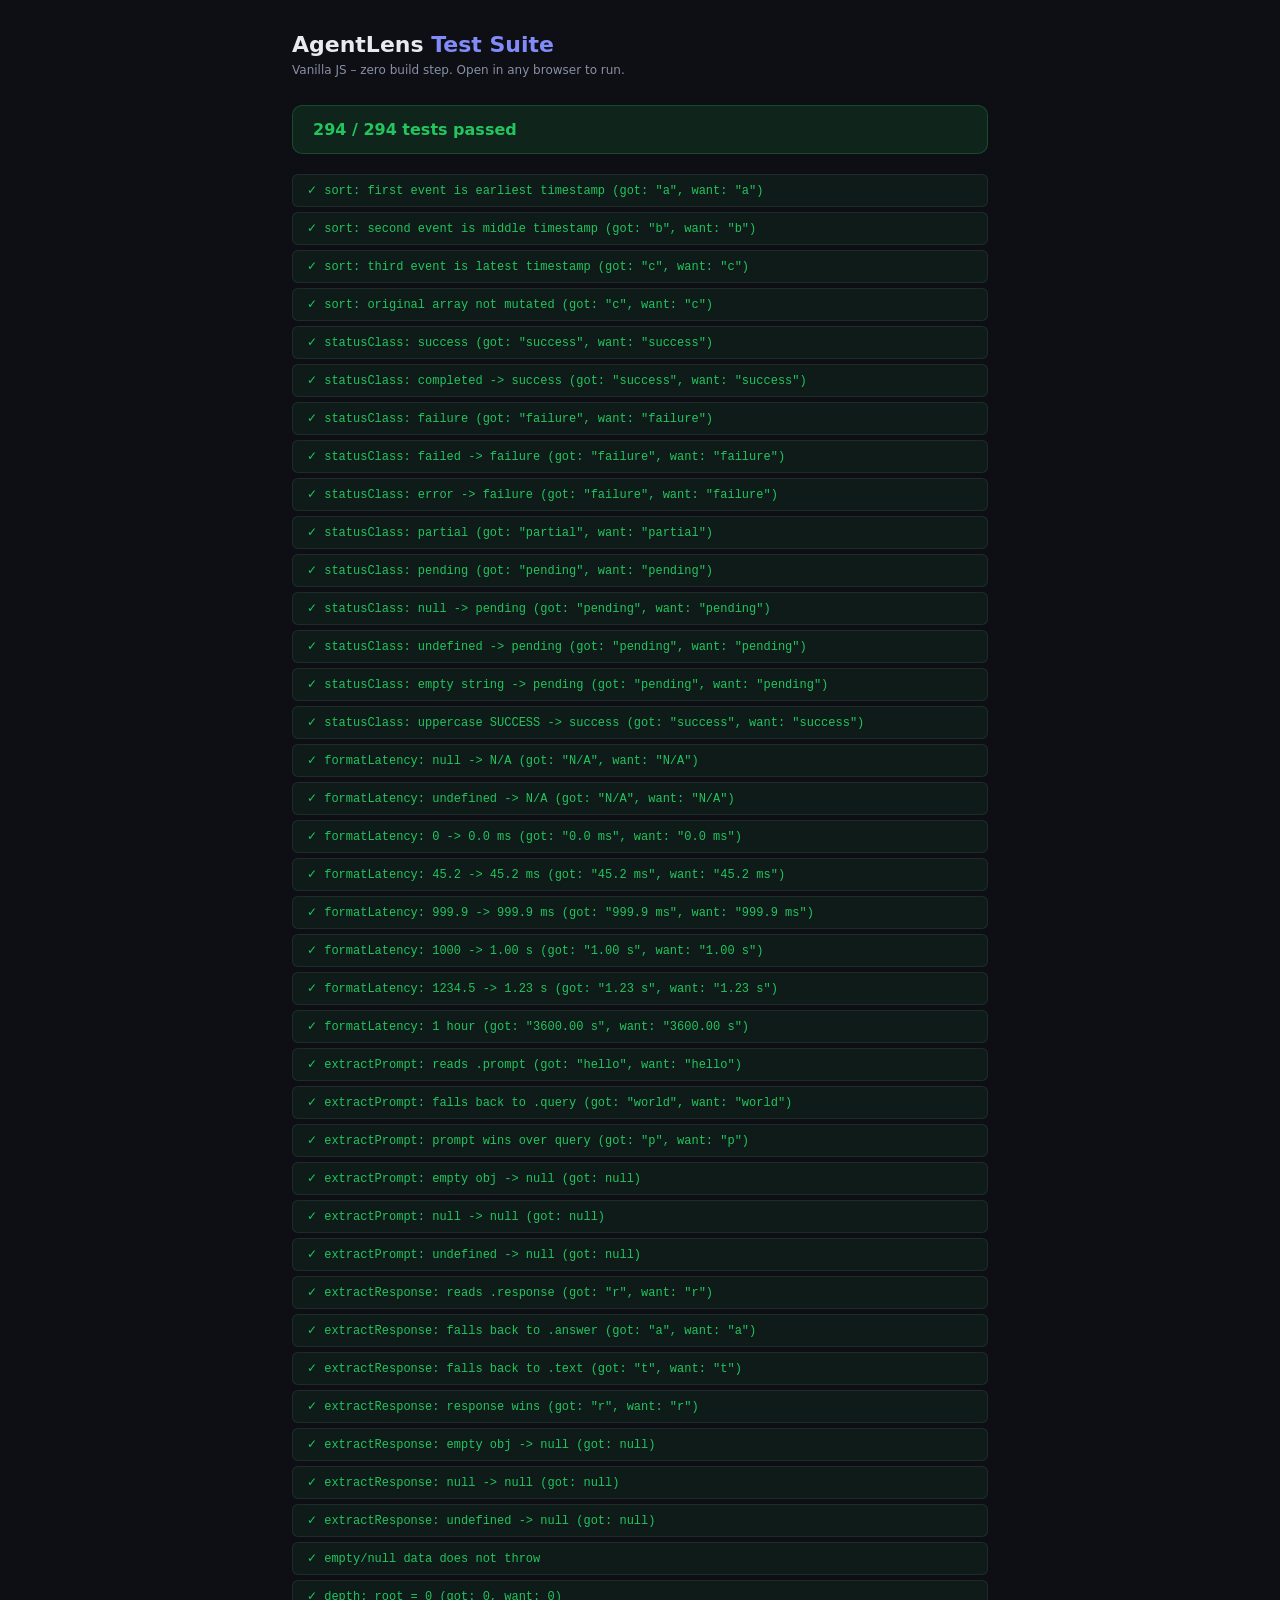
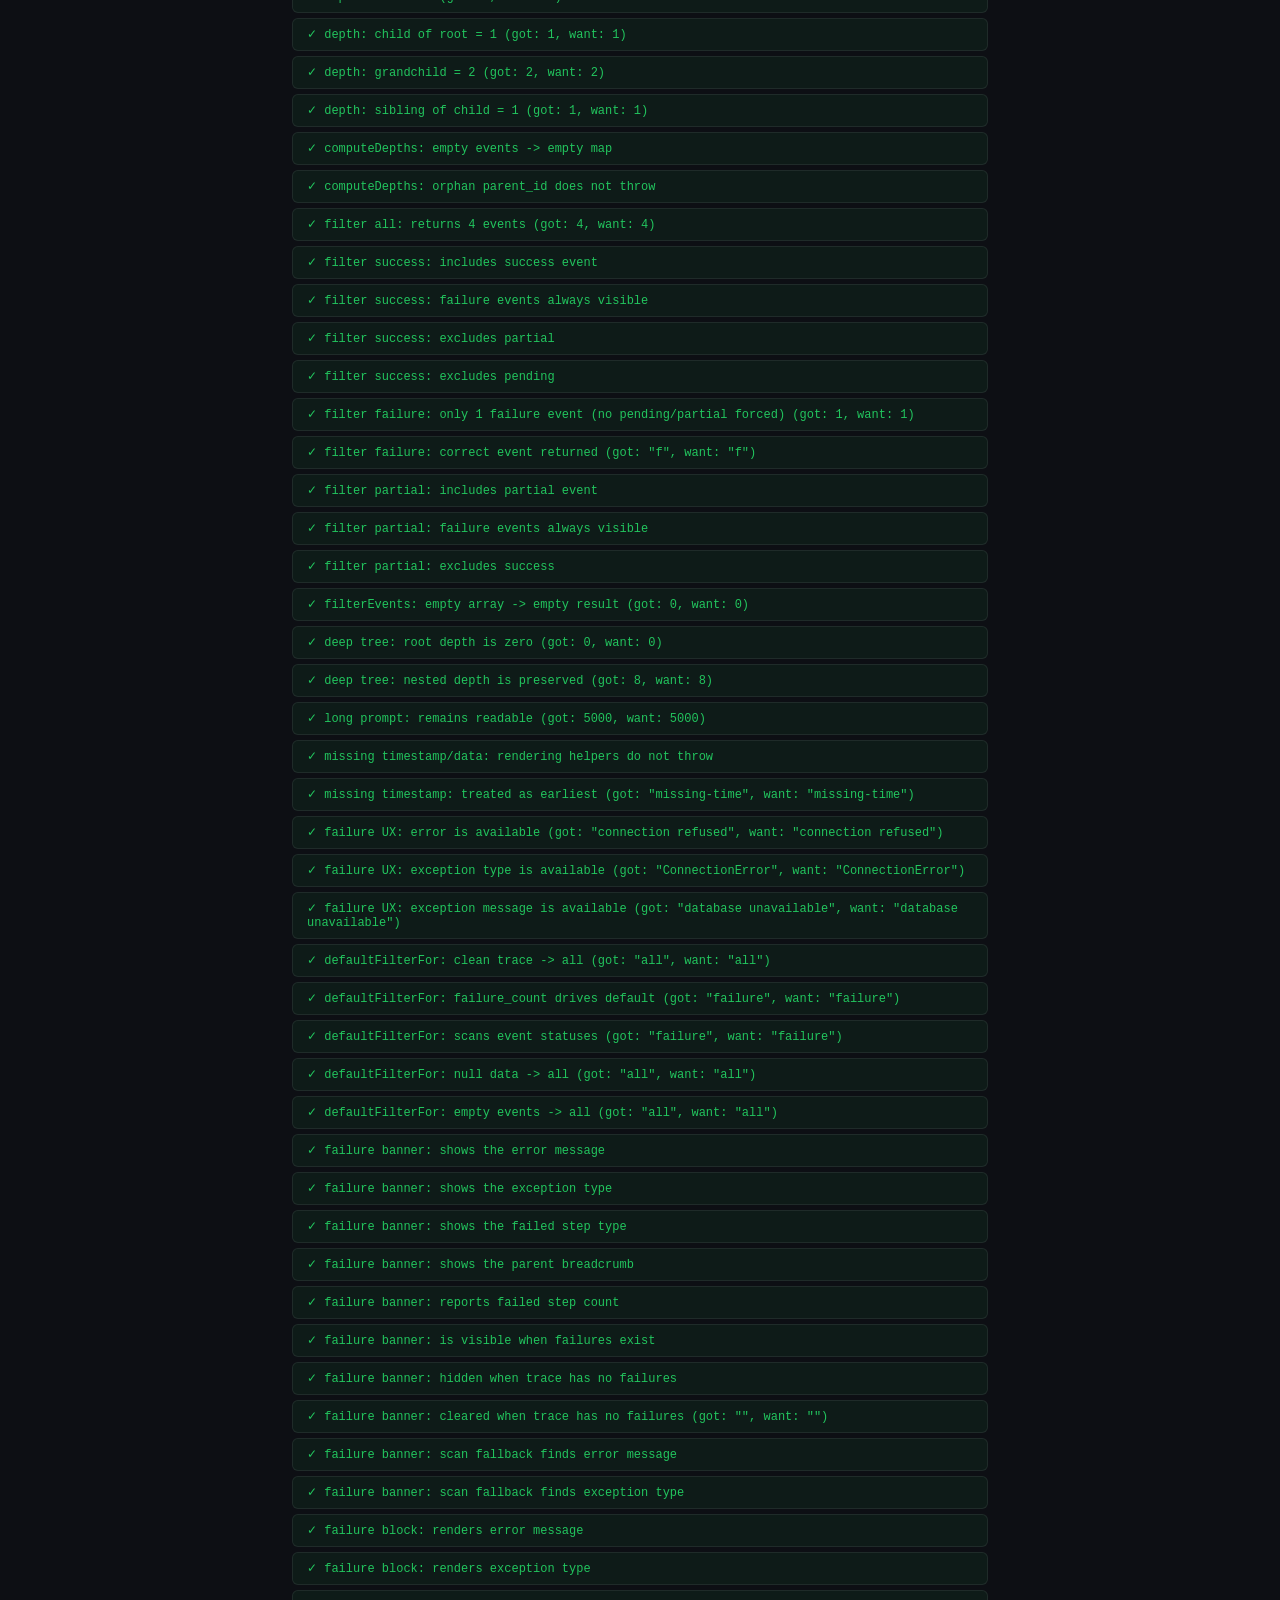
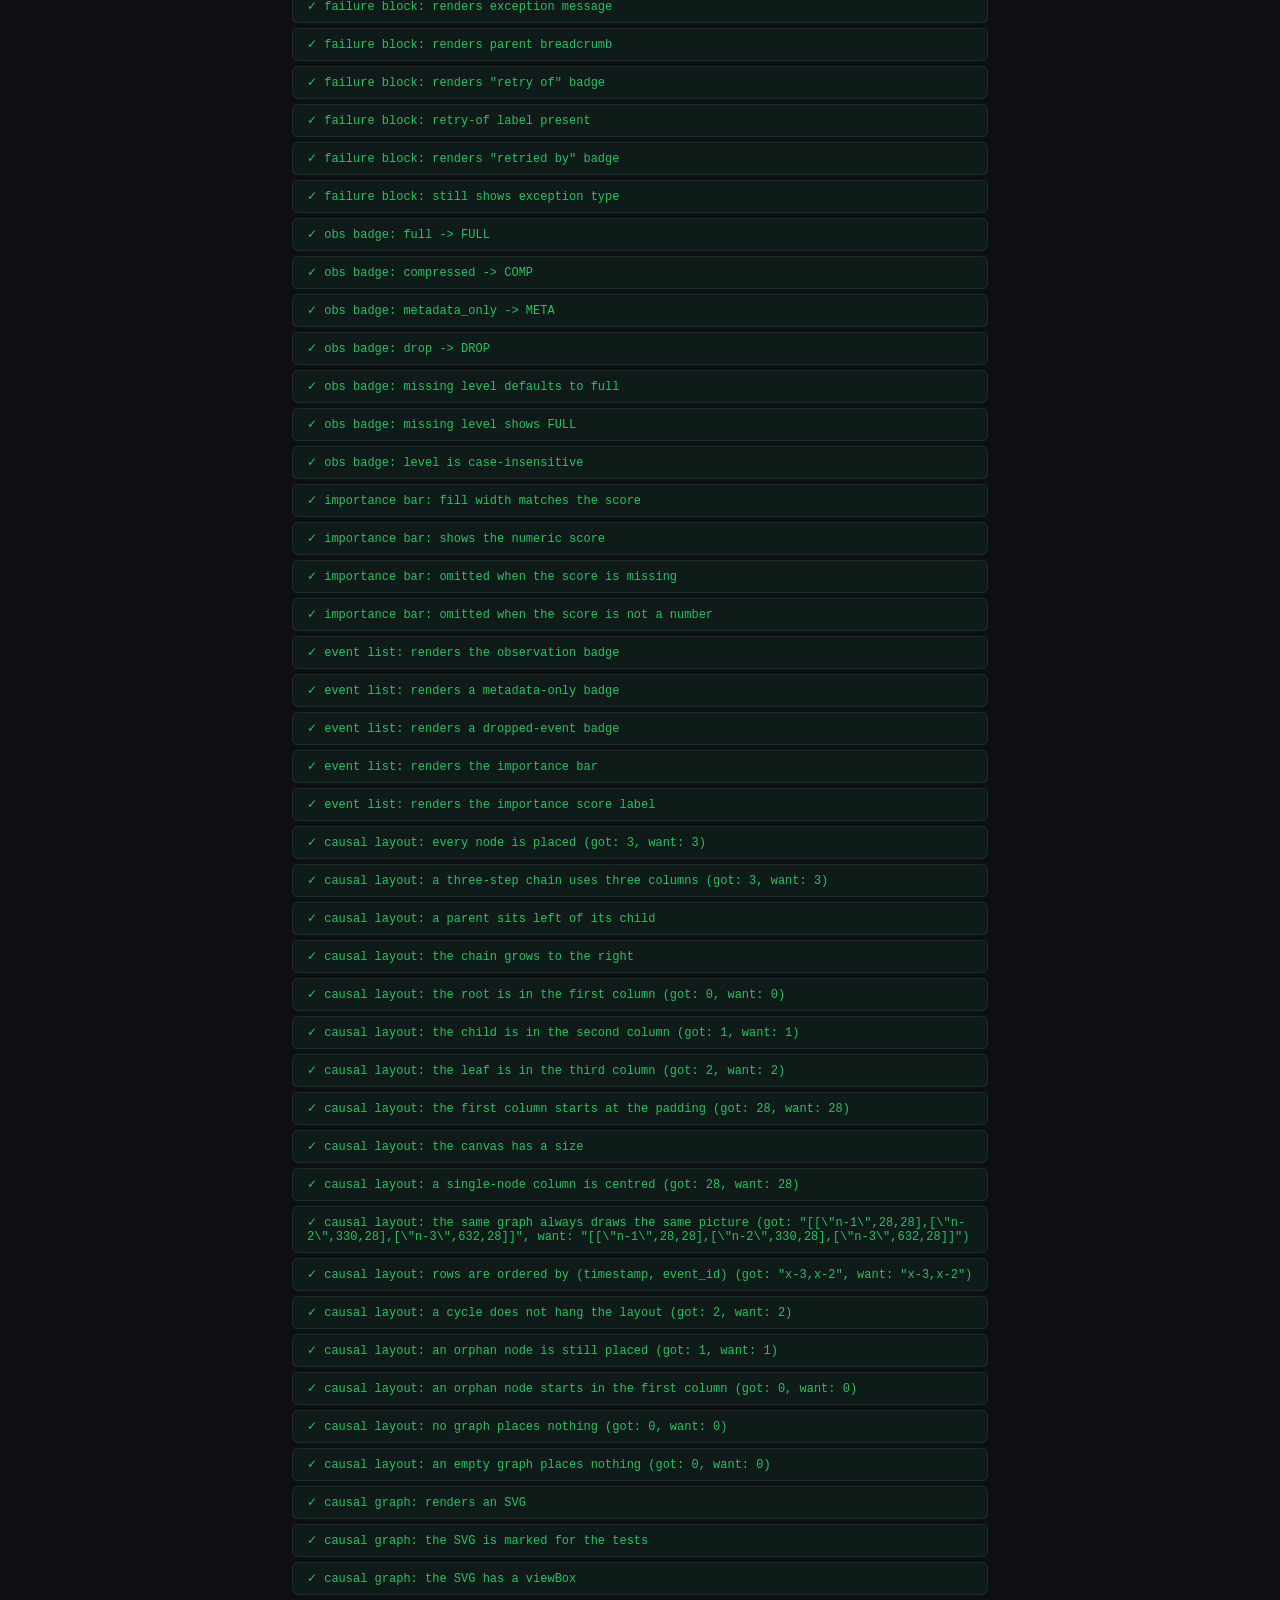
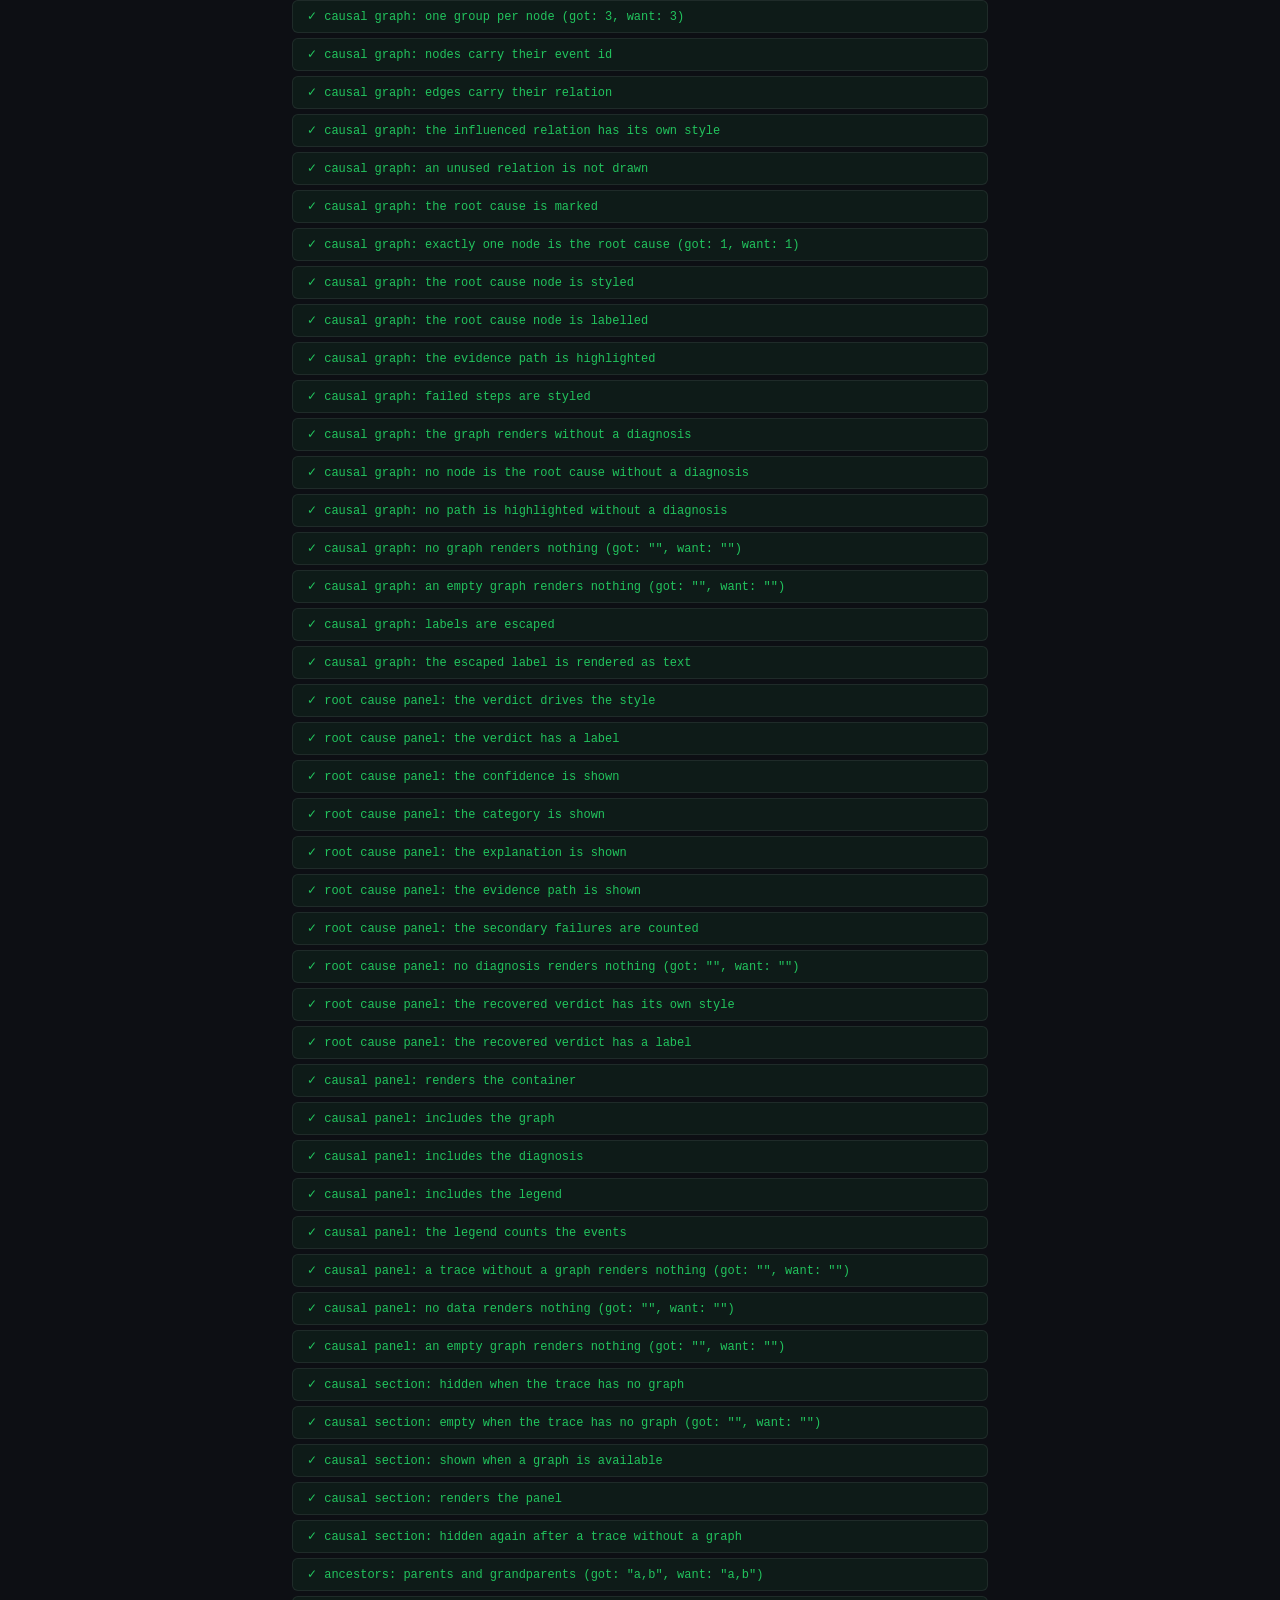
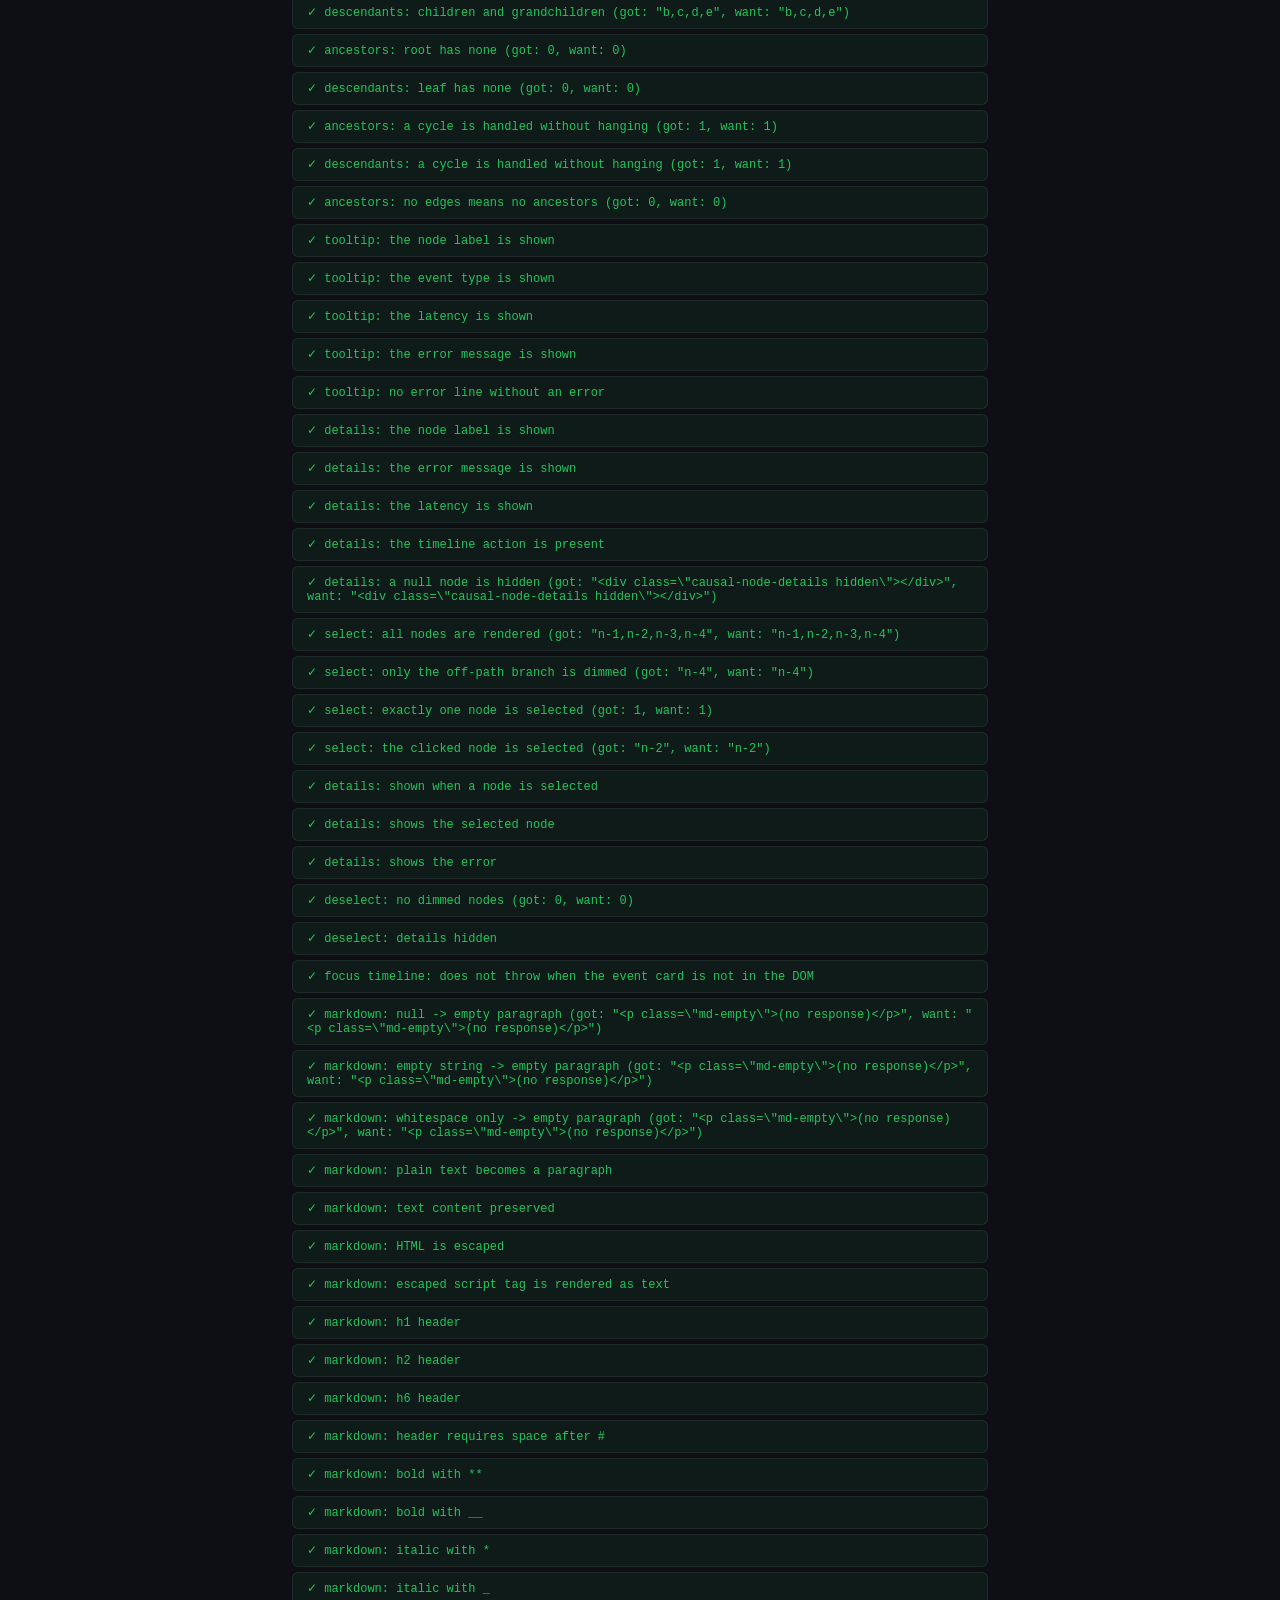
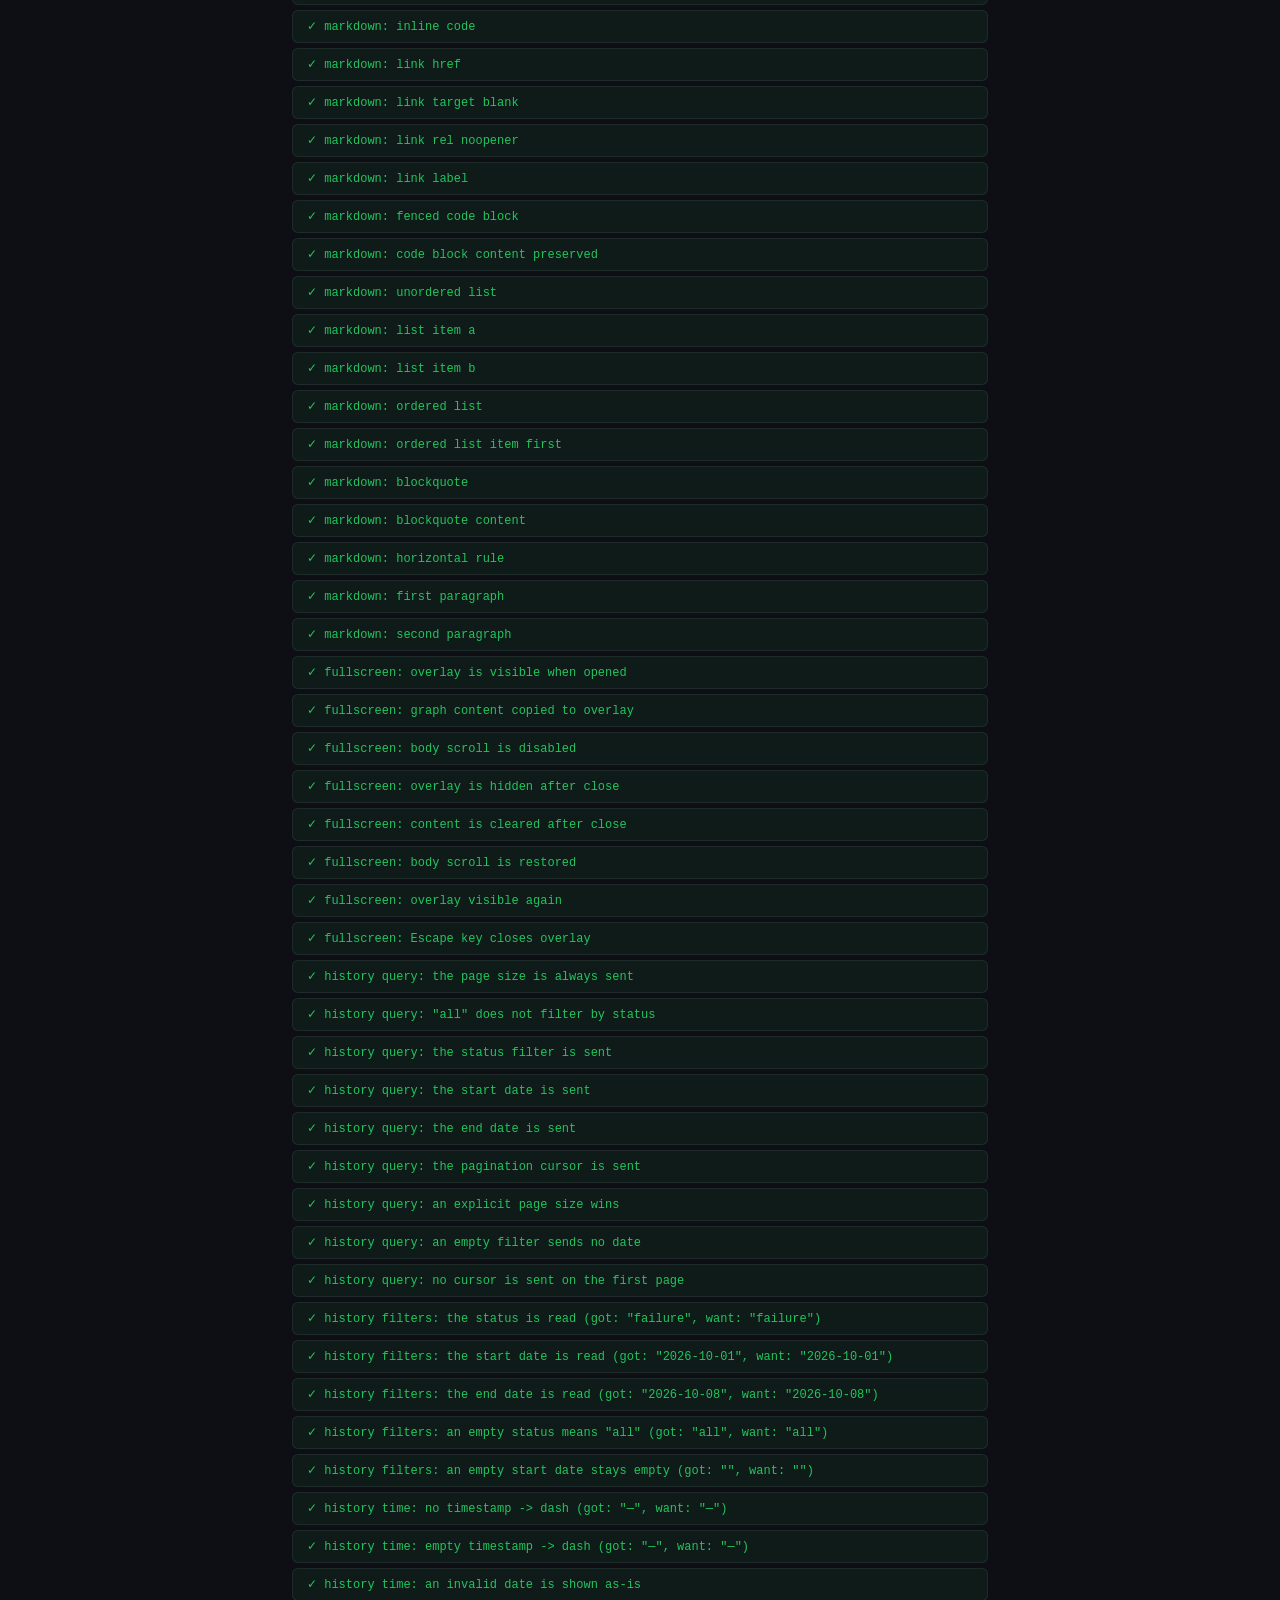
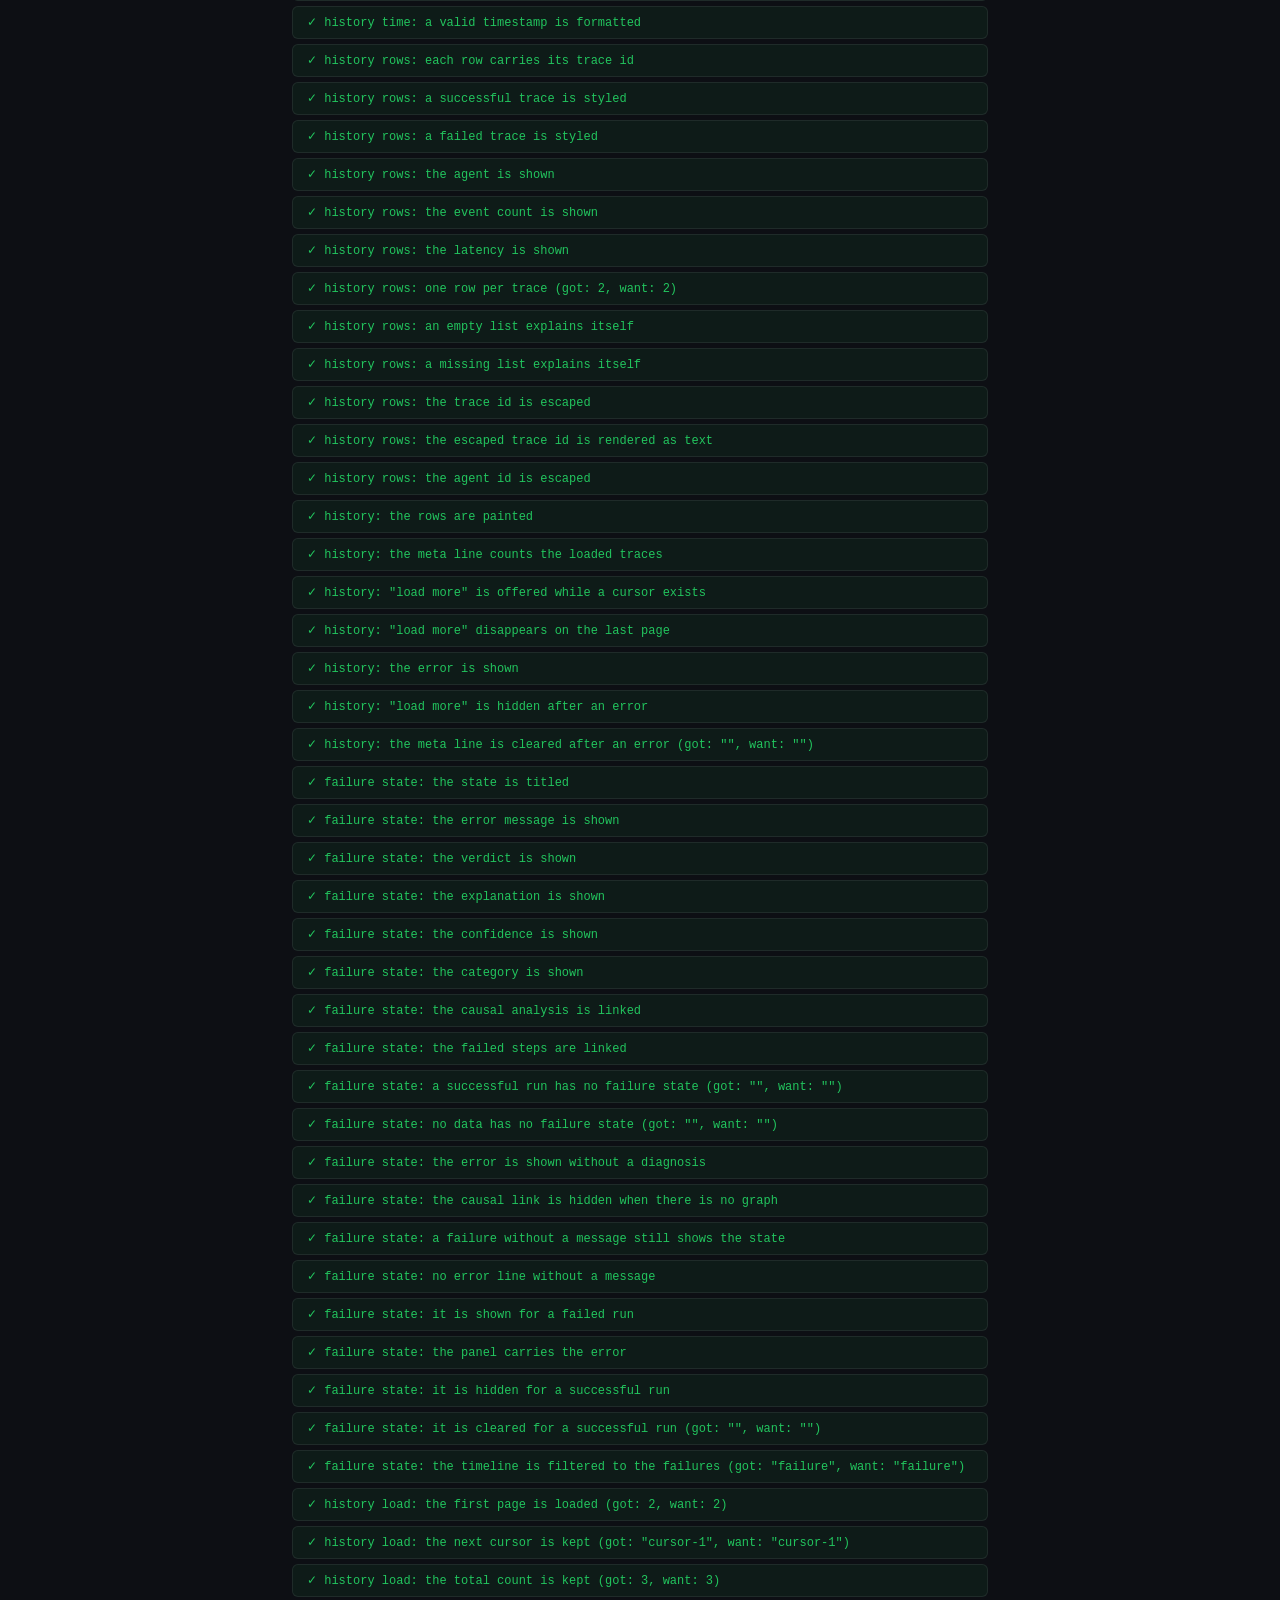
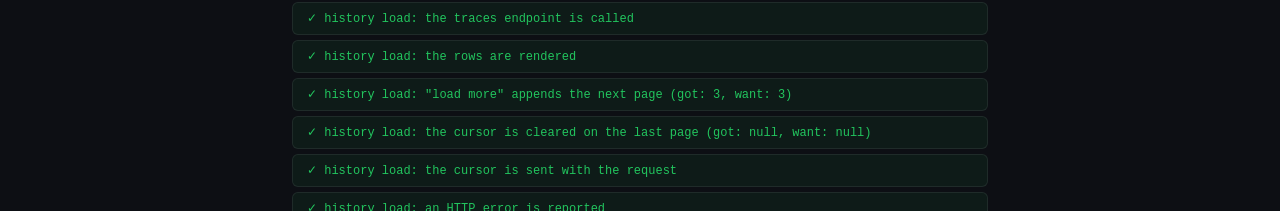
<file: frontend/test.html>
﻿<!DOCTYPE html>
<html lang="en">
<head>
  <meta charset="UTF-8" />
  <meta name="viewport" content="width=device-width, initial-scale=1.0" />
  <title>AgentLens – Test Suite</title>
  <style>
    :root {
      --bg: #0d0f14; --surface: #13161e; --elevated: #1a1e2a;
      --border: rgba(255,255,255,.07);
      --text: #e8eaf0; --muted: #8890a4;
      --green: #22c55e; --red: #ef4444; --brand: #818cf8;
      --font: 'Inter', system-ui, sans-serif;
      --mono: 'JetBrains Mono', monospace;
    }
    *, *::before, *::after { box-sizing: border-box; margin: 0; padding: 0; }
    body {
      background: var(--bg); color: var(--text);
      font-family: var(--font); font-size: 14px;
      padding: 32px; max-width: 760px; margin: 0 auto;
    }
    h1 { font-size: 22px; font-weight: 700; margin-bottom: 6px; }
    h1 span { color: var(--brand); }
    p.subtitle { color: var(--muted); font-size: 12px; margin-bottom: 28px; }

    #test-summary {
      font-size: 16px; font-weight: 700; padding: 14px 20px;
      border-radius: 10px; margin-bottom: 20px;
    }
    .summary-pass { background: rgba(34,197,94,.12); color: var(--green); border: 1px solid rgba(34,197,94,.25); }
    .summary-fail { background: rgba(239,68,68,.12);  color: var(--red);   border: 1px solid rgba(239,68,68,.25); }

    #test-output { display: flex; flex-direction: column; gap: 5px; }

    .test-row {
      font-family: var(--mono); font-size: 12px;
      padding: 8px 14px; border-radius: 6px;
      border: 1px solid var(--border);
    }
    .test-row.pass { background: rgba(34,197,94,.07); color: var(--green); }
    .test-row.fail { background: rgba(239,68,68,.10); color: var(--red); border-color: rgba(239,68,68,.25); font-weight: 700; }

    .console-note {
      margin-top: 24px; font-size: 11px; color: var(--muted);
      font-family: var(--mono);
    }
  </style>
</head>
<body>
  <h1>AgentLens <span>Test Suite</span></h1>
  <p class="subtitle">Vanilla JS – zero build step. Open in any browser to run.</p>

  <div id="test-summary">Running…</div>
  <div id="test-output"></div>
  <p class="console-note">Additional failure details are logged to the browser console (F12).</p>

  <!--
    Load app.js first so all utility functions are available on window.
    We stub the DOM so app.js doesn't crash looking for elements.
  -->
  <script>
    // Minimal DOM stubs so app.js event-listener setup doesn't throw
    // (querySelectorAll returns an empty iterable, getElementById returns a mock)
    const _noop = () => {};
    const _mockEl = {
      addEventListener: _noop, classList: { remove: _noop, add: _noop, toggle: _noop },
      textContent: '', innerHTML: '', disabled: false, value: '',
      querySelectorAll: () => []
    };
    ['queryInput','runBtn','runIcon','runLabel','mockModeBtn','mockLabel',
     'mockPanel','loadingState','emptyState','errorBanner','errorMessage',
     'dismissError','resultsView','loadingStep','apiStatus','apiStatusText',
     'statTraceId','statLatency','statEventCount','statStatus','responseText',
     'eventList','traceMeta','metaTraceId','metaStatus','metaLatency','metaEventCount',
     'failureSummary','causalSection','causalPanel','runFailure',
     'historySection','historyRefresh','historyStatus','historyFrom','historyTo',
     'historyMeta','historyList','historyMore',
     'causalFullscreenBtn','cfsOverlay','cfsClose','cfsContent'
    ].forEach(id => {
      const orig = document.getElementById.bind(document);
      if (!orig(id)) {
        const el = document.createElement('div');
        el.id = id;
        document.body.appendChild(el);
      }
    });

    // Stub querySelectorAll('.filter-btn') and ('.mock-scenario-btn')
    const _origQSA = document.querySelectorAll.bind(document);
    document.querySelectorAll = sel => {
      if (sel === '.filter-btn' || sel === '.mock-scenario-btn') return [];
      return _origQSA(sel);
    };

    // Stub fetch so app.js boot (checkApiHealth) doesn't throw
    window.fetch = () => Promise.reject(new Error('stub'));
  </script>

  <script src="app.js"></script>
  <script src="test.js"></script>
  <script>
    // Restore querySelectorAll after app.js has loaded
    document.querySelectorAll = _origQSA;
    runAllTests();
  </script>
</body>
</html>
</file>
<file: frontend/style.css>
/* ============================================================
   AgentLens – style.css
   Design tokens, layout, components, state styles
   ============================================================ */

/* --- Tokens ------------------------------------------------- */
:root {
  --bg-base:       #0d0f14;
  --bg-surface:    #13161e;
  --bg-elevated:   #1a1e2a;
  --bg-hover:      #1e2332;
  --border:        rgba(255,255,255,.07);
  --border-accent: rgba(255,255,255,.13);

  --text-primary:  #e8eaf0;
  --text-secondary:#8890a4;
  --text-muted:    #545c72;
  --text-code:     #c9d1e0;

  /* brand */
  --brand-500: #6366f1;
  --brand-400: #818cf8;
  --brand-glow: rgba(99,102,241,.18);

  /* semantic */
  --green-500: #22c55e;
  --green-bg:  rgba(34,197,94,.10);
  --green-border: rgba(34,197,94,.22);

  --red-500:   #ef4444;
  --red-bg:    rgba(239,68,68,.10);
  --red-border: rgba(239,68,68,.22);

  --amber-500: #f59e0b;
  --amber-bg:  rgba(245,158,11,.10);
  --amber-border: rgba(245,158,11,.22);

  --blue-500:  #3b82f6;
  --blue-bg:   rgba(59,130,246,.10);

  --gray-bg:   rgba(255,255,255,.05);


  --shadow-sm: 0 1px 2px rgba(0,0,0,.4);
  --shadow:    0 4px 16px rgba(0,0,0,.35);
  --shadow-lg: 0 8px 32px rgba(0,0,0,.5);

  --font-sans: 'Inter', system-ui, sans-serif;
  --font-mono: 'JetBrains Mono', 'Fira Code', monospace;

  --header-h: 56px;
  --sidebar-w: 300px;
  --transition: 150ms ease;

  /* Radius scale — every rounded corner uses one of these tokens so the UI
     feels consistent from badges up to panels. */
  --radius-xs: 4px;   /* chips, badges, tiny pills */
  --radius-sm: 8px;   /* buttons, inputs, selects, small cards */
  --radius-md: 12px;  /* event cards, history items */
  --radius-lg: 16px;  /* sections, stat cards, panels */
  --radius-xl: 20px;  /* large emphasis panels */
  --radius-full: 999px; /* pills, dots, spinners */
}

@font-face {
  font-family: "Inter";
  src: url("fonts/Inter-Regular.woff2") format("woff2");
  font-weight: 400;
  font-style: normal;
  font-display: swap;
}
@font-face {
  font-family: "Inter";
  src: url("fonts/Inter-Medium.woff2") format("woff2");
  font-weight: 500;
  font-style: normal;
  font-display: swap;
}
@font-face {
  font-family: "Inter";
  src: url("fonts/Inter-SemiBold.woff2") format("woff2");
  font-weight: 600;
  font-style: normal;
  font-display: swap;
}
@font-face {
  font-family: "Inter";
  src: url("fonts/Inter-Bold.woff2") format("woff2");
  font-weight: 700;
  font-style: normal;
  font-display: swap;
}
@font-face {
  font-family: "JetBrains Mono";
  src: url("fonts/JetBrainsMono-Regular.woff2") format("woff2");
  font-weight: 400;
  font-style: normal;
  font-display: swap;
}
@font-face {
  font-family: "JetBrains Mono";
  src: url("fonts/JetBrainsMono-Medium.woff2") format("woff2");
  font-weight: 500;
  font-style: normal;
  font-display: swap;
}
@font-face {
  font-family: "JetBrains Mono";
  src: url("fonts/JetBrainsMono-Bold.woff2") format("woff2");
  font-weight: 700;
  font-style: normal;
  font-display: swap;
}

/* --- Reset -------------------------------------------------- */
*, *::before, *::after { box-sizing: border-box; margin: 0; padding: 0; }
html, body { height: 100%; }
body {
  font-family: var(--font-sans);
  background: var(--bg-base);
  color: var(--text-primary);
  font-size: 14px;
  line-height: 1.6;
  -webkit-font-smoothing: antialiased;
  overflow: hidden;
}
a { color: var(--brand-400); text-decoration: none; }
button { cursor: pointer; font-family: inherit; }
textarea { font-family: inherit; }

/* --- Header ------------------------------------------------- */
.app-header {
  position: fixed;
  top: 0; left: 0; right: 0;
  height: var(--header-h);
  background: rgba(13,15,20,.85);
  backdrop-filter: blur(12px);
  border-bottom: 1px solid var(--border);
  z-index: 100;
}
.header-inner {
  display: flex;
  align-items: center;
  justify-content: space-between;
  height: 100%;
  padding: 0 20px;
}
.brand { display: flex; align-items: center; gap: 10px; }
.brand-icon {
  width: 36px; height: 36px;
  background: linear-gradient(135deg, var(--brand-500), #8b5cf6);
  border-radius: var(--radius-xs);
  display: flex; align-items: center; justify-content: center;
  color: #fff;
  flex-shrink: 0;
  box-shadow: 0 0 12px var(--brand-glow);
}
.brand-name {
  display: block;
  font-size: 15px;
  font-weight: 700;
  letter-spacing: -.02em;
  color: var(--text-primary);
}
.brand-tagline {
  display: block;
  font-size: 10px;
  font-weight: 500;
  text-transform: uppercase;
  letter-spacing: .08em;
  color: var(--text-muted);
}
.header-actions { display: flex; align-items: center; gap: 10px; }

/* --- API Status Pill --------------------------------------- */
.api-status {
  display: flex; align-items: center; gap: 6px;
  padding: 4px 10px;
  border-radius: var(--radius-full);
  font-size: 11px;
  font-weight: 600;
  background: var(--gray-bg);
  border: 1px solid var(--border);
  color: var(--text-secondary);
  transition: all var(--transition);
}
.api-status.online  { background: var(--green-bg);  border-color: var(--green-border); color: var(--green-500); }
.api-status.offline { background: var(--red-bg);    border-color: var(--red-border);   color: var(--red-500); }
.status-dot {
  width: 6px; height: 6px;
  border-radius: var(--radius-full);
  background: currentColor;
}
.api-status.online .status-dot  { animation: pulse-green 1.8s infinite; }
.api-status.offline .status-dot { animation: none; }
@keyframes pulse-green {
  0%,100% { opacity: 1; box-shadow: 0 0 0 0 rgba(34,197,94,.4); }
  50%      { opacity: .8; box-shadow: 0 0 0 4px rgba(34,197,94,0); }
}

/* --- Buttons ----------------------------------------------- */
.btn {
  display: inline-flex; align-items: center; gap: 7px;
  border: none; outline: none;
  font-size: 13px; font-weight: 600;
  border-radius: var(--radius-sm);
  padding: 7px 14px;
  transition: all var(--transition);
  white-space: nowrap;
}
.btn-ghost {
  background: transparent;
  color: var(--text-secondary);
  border: 1px solid var(--border);
}
.btn-ghost:hover {
  background: var(--bg-elevated);
  color: var(--text-primary);
  border-color: var(--border-accent);
}
.btn-ghost.active {
  background: var(--brand-glow);
  color: var(--brand-400);
  border-color: rgba(99,102,241,.35);
}
.btn-primary {
  background: linear-gradient(135deg, var(--brand-500), #7c3aed);
  color: #fff;
  border-radius: var(--radius-sm);
  box-shadow: 0 2px 8px rgba(99,102,241,.35);
}
.btn-primary:hover:not(:disabled) {
  box-shadow: 0 4px 16px rgba(99,102,241,.5);
  transform: translateY(-1px);
}
.btn-primary:active { transform: translateY(0); }
.btn-primary:disabled {
  opacity: .5;
  cursor: not-allowed;
  transform: none;
  box-shadow: none;
}
.btn-run {
  width: 100%;
  justify-content: center;
  padding: 11px 20px;
  font-size: 14px;
  border-radius: var(--radius-sm);
  margin-top: 10px;
}

/* --- Layout ------------------------------------------------- */
.app-main {
  display: flex;
  height: 100vh;
  padding-top: var(--header-h);
}

/* --- Sidebar ----------------------------------------------- */
.sidebar {
  width: var(--sidebar-w);
  min-width: var(--sidebar-w);
  height: 100%;
  overflow-y: auto;
  background: var(--bg-surface);
  border-right: 1px solid var(--border);
}
.sidebar::-webkit-scrollbar { width: 4px; }
.sidebar::-webkit-scrollbar-thumb { background: var(--border-accent); border-radius: 2px; }
.sidebar-inner { padding: 20px 16px; }

/* --- Section Label ----------------------------------------- */
.section-label {
  font-size: 10px;
  font-weight: 700;
  text-transform: uppercase;
  letter-spacing: .1em;
  color: var(--text-muted);
  margin-bottom: 10px;
}

/* --- Query Form -------------------------------------------- */
.query-textarea {
  width: 100%;
  background: var(--bg-elevated);
  border: 1px solid var(--border);
  border-radius: var(--radius-md);
  color: var(--text-primary);
  font-size: 13px;
  padding: 12px 14px;
  resize: vertical;
  min-height: 120px;
  transition: border-color var(--transition), box-shadow var(--transition);
}
.query-textarea::placeholder { color: var(--text-muted); }
.query-textarea:focus {
  outline: none;
  border-color: var(--brand-500);
  box-shadow: 0 0 0 3px var(--brand-glow);
}
.query-textarea:disabled { opacity: .5; cursor: not-allowed; }

/* --- Mock Panel -------------------------------------------- */
.mock-panel {}
.mock-scenarios { display: flex; flex-direction: column; gap: 6px; }
.mock-scenario-btn {
  display: flex; align-items: center; gap: 8px;
  background: var(--bg-elevated);
  border: 1px solid var(--border);
  border-radius: var(--radius-sm);
  color: var(--text-secondary);
  font-size: 12px;
  font-weight: 500;
  padding: 8px 10px;
  text-align: left;
  transition: all var(--transition);
}
.mock-scenario-btn:hover {
  background: var(--bg-hover);
  border-color: var(--border-accent);
  color: var(--text-primary);
}
.scenario-dot {
  width: 7px; height: 7px;
  border-radius: var(--radius-full);
  flex-shrink: 0;
}
.dot-success { background: var(--green-500); box-shadow: 0 0 5px var(--green-500); }
.dot-partial { background: var(--amber-500); box-shadow: 0 0 5px var(--amber-500); }
.dot-error   { background: var(--red-500);   box-shadow: 0 0 5px var(--red-500); }

/* --- Trace Meta -------------------------------------------- */
.trace-meta { padding-top: 4px; }
.meta-item {
  display: flex; align-items: flex-start; gap: 8px;
  padding: 6px 0;
  border-bottom: 1px solid var(--border);
}
.meta-item:last-child { border-bottom: none; }
.meta-key {
  font-size: 10px;
  font-weight: 600;
  text-transform: uppercase;
  letter-spacing: .06em;
  color: var(--text-muted);
  min-width: 52px;
  padding-top: 2px;
}
.meta-val {
  font-size: 12px;
  color: var(--text-secondary);
  word-break: break-all;
  font-family: var(--font-mono);
}

/* --- Results Pane ------------------------------------------ */
.results-pane {
  flex: 1;
  overflow-y: auto;
  padding: 28px 32px;
}
.results-pane::-webkit-scrollbar { width: 5px; }
.results-pane::-webkit-scrollbar-thumb { background: var(--border-accent); border-radius: 3px; }

/* --- States: loading / empty ------------------------------- */
.state-view {
  display: flex;
  flex-direction: column;
  align-items: center;
  justify-content: center;
  min-height: calc(100vh - var(--header-h) - 80px);
  text-align: center;
  gap: 12px;
}
.hidden { display: none !important; }

/* Spinner */
.spinner-wrapper {
  position: relative;
  width: 64px; height: 64px;
  margin-bottom: 8px;
}
.spinner-track {
  position: absolute; inset: 0;
  border-radius: 50%;
  border: 3px solid var(--border);
}
.spinner {
  position: absolute; inset: 0;
  border-radius: 50%;
  border: 3px solid transparent;
  border-top-color: var(--brand-400);
  border-right-color: rgba(129,140,248,.4);
  animation: spin 1s linear infinite;
  box-shadow: 0 0 16px var(--brand-glow);
}
@keyframes spin { to { transform: rotate(360deg); } }

.loading-text {
  font-size: 17px;
  font-weight: 600;
  color: var(--text-primary);
}
.loading-sub {
  font-size: 12px;
  color: var(--text-muted);
  animation: fade-pulse 1.5s ease infinite;
}
@keyframes fade-pulse {
  0%,100% { opacity: .4; } 50% { opacity: 1; }
}

/* Empty */
.empty-icon { color: var(--text-muted); }
.empty-title { font-size: 20px; font-weight: 700; color: var(--text-primary); }
.empty-desc {
  font-size: 13px;
  color: var(--text-secondary);
  max-width: 380px;
  line-height: 1.7;
}
.empty-desc strong { color: var(--text-primary); }

/* --- Error Banner ------------------------------------------ */
.error-banner {
  display: flex;
  align-items: flex-start;
  gap: 12px;
  background: var(--red-bg);
  border: 1px solid var(--red-border);
  border-radius: var(--radius-lg);
  padding: 16px 18px;
  margin-bottom: 24px;
  animation: slide-down 200ms ease;
}
@keyframes slide-down {
  from { opacity: 0; transform: translateY(-8px); }
  to   { opacity: 1; transform: translateY(0); }
}
.error-icon { color: var(--red-500); margin-top: 1px; flex-shrink: 0; }
.error-content { flex: 1; }
.error-title { font-weight: 700; font-size: 13px; color: var(--red-500); margin-bottom: 2px; }
.error-message { font-size: 12px; color: var(--text-secondary); line-height: 1.5; }
.error-dismiss {
  background: none; border: none;
  color: var(--text-muted);
  font-size: 14px;
  padding: 2px 4px;
  border-radius: var(--radius-xs);
  transition: color var(--transition);
}
.error-dismiss:hover { color: var(--text-primary); }

/* --- Stat Cards -------------------------------------------- */
.stat-cards {
  display: grid;
  grid-template-columns: repeat(auto-fill, minmax(180px, 1fr));
  gap: 12px;
  margin-bottom: 28px;
  animation: fade-up 200ms ease;
}
@keyframes fade-up {
  from { opacity: 0; transform: translateY(10px); }
  to   { opacity: 1; transform: translateY(0); }
}
.stat-card {
  background: var(--bg-surface);
  border: 1px solid var(--border);
  border-radius: var(--radius-lg);
  padding: 16px 18px;
  transition: border-color var(--transition);
}
.stat-card:hover { border-color: var(--border-accent); }
.stat-label {
  font-size: 10px;
  font-weight: 700;
  text-transform: uppercase;
  letter-spacing: .1em;
  color: var(--text-muted);
  margin-bottom: 6px;
}
.stat-value {
  font-size: 18px;
  font-weight: 700;
  font-variant-numeric: tabular-nums;
  color: var(--text-primary);
  word-break: break-all;
}
.stat-mono {
  font-family: var(--font-mono);
  font-size: 11px;
  font-weight: 500;
  color: var(--text-secondary);
  letter-spacing: .02em;
}

/* --- Result Sections --------------------------------------- */
.result-section {
  background: var(--bg-surface);
  border: 1px solid var(--border);
  border-radius: var(--radius-lg);
  overflow: hidden;
  margin-bottom: 20px;
  animation: fade-up 200ms ease;
}
.result-section-header {
  display: flex;
  align-items: center;
  justify-content: space-between;
  padding: 14px 18px;
  border-bottom: 1px solid var(--border);
  background: var(--bg-elevated);
}
.result-section-title {
  display: flex; align-items: center; gap: 7px;
  font-size: 13px;
  font-weight: 600;
  color: var(--text-primary);
}
.result-section-title svg { color: var(--brand-400); flex-shrink: 0; }

/* --- Response text ----------------------------------------- */
.response-text {
  padding: 18px;
  font-size: 14px;
  line-height: 1.8;
  color: var(--text-secondary);
  white-space: pre-wrap;
  min-height: 60px;
}

/* --- Filter bar -------------------------------------------- */
.filter-bar { display: flex; gap: 6px; }
.filter-btn {
  background: transparent;
  border: 1px solid var(--border);
  border-radius: var(--radius-sm);
  color: var(--text-muted);
  font-size: 11px;
  font-weight: 600;
  padding: 4px 10px;
  transition: all var(--transition);
}
.filter-btn:hover { color: var(--text-secondary); border-color: var(--border-accent); }
.filter-btn.active {
  background: var(--brand-glow);
  color: var(--brand-400);
  border-color: rgba(99,102,241,.35);
}

/* --- Event List -------------------------------------------- */
.event-list {
  padding: 10px 14px;
  display: flex;
  flex-direction: column;
  gap: 6px;
}

.event-card {
  border: 1px solid var(--border);
  border-radius: var(--radius-md);
  overflow: hidden;
  transition: border-color var(--transition);
}
.event-card:hover { border-color: var(--border-accent); }
.event-card.status-success { border-left: 3px solid var(--green-500); }
.event-card.status-failure,
.event-card.status-error   { border-left: 3px solid var(--red-500); }
.event-card.status-pending { border-left: 3px solid var(--amber-500); }
.event-card.status-partial { border-left: 3px solid var(--amber-500); }

.event-header {
  display: flex;
  align-items: center;
  gap: 10px;
  padding: 10px 14px;
  background: var(--bg-elevated);
  cursor: pointer;
  user-select: none;
}
.event-header:hover { background: var(--bg-hover); }

.event-index {
  font-family: var(--font-mono);
  font-size: 10px;
  color: var(--text-muted);
  min-width: 24px;
}
.event-type-badge {
  font-size: 10px;
  font-weight: 700;
  text-transform: uppercase;
  letter-spacing: .06em;
  padding: 2px 8px;
  border-radius: var(--radius-xs);
  background: var(--gray-bg);
  color: var(--text-secondary);
}
.event-id-cell {
  flex: 1;
  font-family: var(--font-mono);
  font-size: 10px;
  color: var(--text-muted);
  overflow: hidden;
  text-overflow: ellipsis;
  white-space: nowrap;
}
.event-latency {
  font-size: 11px;
  font-weight: 600;
  color: var(--text-secondary);
  font-variant-numeric: tabular-nums;
  white-space: nowrap;
}
.event-status-badge { }

/* status badges */
.badge {
  display: inline-flex; align-items: center;
  font-size: 10px; font-weight: 700;
  text-transform: uppercase; letter-spacing: .06em;
  padding: 2px 8px; border-radius: var(--radius-xs);
}
.badge-success { background: var(--green-bg);  color: var(--green-500);  border: 1px solid var(--green-border); }
.badge-failure,
.badge-error   { background: var(--red-bg);    color: var(--red-500);    border: 1px solid var(--red-border); }
.badge-pending { background: var(--amber-bg);  color: var(--amber-500);  border: 1px solid var(--amber-border); }
.badge-partial { background: var(--amber-bg);  color: var(--amber-500);  border: 1px solid var(--amber-border); }

/* chevron */
.event-chevron {
  color: var(--text-muted);
  transition: transform var(--transition);
  flex-shrink: 0;
}
.event-card.open .event-chevron { transform: rotate(90deg); }

/* event body */
.event-body {
  display: none;
  padding: 14px;
  background: var(--bg-base);
  border-top: 1px solid var(--border);
  gap: 14px;
  flex-direction: column;
}
.event-card.open .event-body { display: flex; }

.event-meta-row {
  display: flex; flex-wrap: wrap; gap: 16px;
}
.event-meta-pair { display: flex; flex-direction: column; gap: 2px; }
.event-meta-label {
  font-size: 9px; font-weight: 700;
  text-transform: uppercase; letter-spacing: .08em;
  color: var(--text-muted);
}
.event-meta-value {
  font-family: var(--font-mono);
  font-size: 11px;
  color: var(--text-secondary);
}

.event-data-block {}
.event-data-label {
  font-size: 10px; font-weight: 700;
  text-transform: uppercase; letter-spacing: .08em;
  color: var(--text-muted);
  margin-bottom: 6px;
}
.event-data-pre {
  background: var(--bg-surface);
  border: 1px solid var(--border);
  border-radius: var(--radius-sm);
  padding: 10px 12px;
  font-family: var(--font-mono);
  font-size: 11px;
  color: var(--text-code);
  overflow-x: auto;
  white-space: pre;
  line-height: 1.6;
  max-height: 240px;
  overflow-y: auto;
}

/* ================================================================
   Timeline interface additions  (feature/timeline_intf)
   ================================================================ */

/* --- Partial filter pill ---------------------------------------- */
.filter-btn[data-filter="partial"].active {
  background: var(--amber-bg);
  color: var(--amber-500);
  border-color: var(--amber-border);
}

/* --- Timeline row (wraps connector + card) ---------------------- */
.tl-row {
  display: flex;
  align-items: flex-start;
  /* indent = depth * 24px, capped to 6 levels */
  margin-left: calc(var(--depth, 0) * 24px);
}

/* connector dots that show hierarchy */
.tl-connectors {
  display: flex;
  align-items: center;
  gap: 0;
  flex-shrink: 0;
  padding-top: 14px;
  margin-right: 6px;
}
.tl-connector {
  width: 8px;
  height: 8px;
  border-radius: var(--radius-full);
  background: var(--border-accent);
  flex-shrink: 0;
  margin-right: 4px;
}
/* override: deepen colour per nesting level */
.tl-row[style*="--depth:1"] .tl-connector { background: rgba(99,102,241,.4); }
.tl-row[style*="--depth:2"] .tl-connector { background: rgba(99,102,241,.6); }
.tl-row[style*="--depth:3"] .tl-connector { background: var(--brand-400); }

.tl-card { flex: 1; min-width: 0; }

/* empty message */
.tl-empty {
  color: var(--text-muted);
  font-size: 12px;
  padding: 14px 6px;
}

/* --- Failure card ----------------------------------------------- */
.event-card.is-failure {
  background: rgba(239,68,68,.04);
  border-color: var(--red-border);
  box-shadow: 0 0 0 1px rgba(239,68,68,.12);
}
.event-card.is-failure .event-header {
  background: rgba(239,68,68,.08);
}
.event-card.is-failure .event-header:hover {
  background: rgba(239,68,68,.12);
}

/* failure detail block inside event-body */
.failure-highlight {
  background: var(--red-bg);
  border: 1px solid var(--red-border);
  border-radius: var(--radius-sm);
  padding: 12px 14px;
  display: flex;
  flex-direction: column;
  gap: 6px;
}
.failure-title {
  display: flex;
  align-items: center;
  gap: 6px;
  font-size: 11px;
  font-weight: 700;
  color: var(--red-500);
  text-transform: uppercase;
  letter-spacing: .06em;
}
.failure-row {
  display: flex;
  gap: 10px;
  align-items: flex-start;
}
.failure-key {
  font-size: 10px;
  font-weight: 700;
  text-transform: uppercase;
  letter-spacing: .06em;
  color: var(--red-500);
  opacity: .75;
  min-width: 70px;
  flex-shrink: 0;
  padding-top: 1px;
}
.failure-val {
  font-family: var(--font-mono);
  font-size: 11px;
  color: var(--text-secondary);
  word-break: break-word;
  line-height: 1.5;
}

/* --- Event type badge colours ----------------------------------- */
.event-type-llm_call      { background: rgba(99,102,241,.15); color: var(--brand-400); }
.event-type-final_response{ background: rgba(34,197,94,.12);  color: var(--green-500); }
.event-type-decision      { background: rgba(245,158,11,.12); color: var(--amber-500); }
.event-type-tool_call     { background: rgba(59,130,246,.12); color: var(--blue-500); }
.event-type-retrieval     { background: rgba(168,85,247,.12); color: #c084fc; }
.event-type-memory_write,
.event-type-memory_read   { background: rgba(20,184,166,.12); color: #2dd4bf; }
.event-type-error         { background: var(--red-bg);        color: var(--red-500); }
.event-type-retry         { background: rgba(245,158,11,.12); color: var(--amber-500); }
.event-type-subagent_start,
.event-type-subagent_end  { background: rgba(99,102,241,.10); color: var(--brand-400); }

/* --- LLM text block -------------------------------------------- */
.llm-block {
  background: var(--bg-elevated);
  border: 1px solid var(--border);
  border-radius: var(--radius-sm);
  padding: 12px 14px;
}
.llm-label {
  display: inline-block;
  font-size: 9px;
  font-weight: 700;
  text-transform: uppercase;
  letter-spacing: .1em;
  padding: 2px 7px;
  border-radius: var(--radius-xs);
  margin-bottom: 8px;
}
.llm-label-prompt {
  background: rgba(245,158,11,.12);
  color: var(--amber-500);
  border: 1px solid rgba(245,158,11,.22);
}
.llm-label-response {
  background: rgba(34,197,94,.10);
  color: var(--green-500);
  border: 1px solid var(--green-border);
}
.llm-text {
  font-size: 13px;
  line-height: 1.7;
  color: var(--text-secondary);
  white-space: pre-wrap;
  word-break: break-word;
}

/* --- Timestamp in event header ---------------------------------- */
.event-timestamp {
  font-family: var(--font-mono);
  font-size: 9px;
  color: var(--text-muted);
  white-space: nowrap;
}

/* ================================================================
   Failure Presentation layer  (feature/failure-presentation)
   ================================================================ */

/* ── Failure Summary Banner ──────────────────────────────────── */
.failure-summary {
  margin-bottom: 16px;
  border-radius: var(--radius-lg);
  border: 1px solid var(--red-border);
  background: linear-gradient(135deg, rgba(239,68,68,.10) 0%, rgba(239,68,68,.05) 100%);
  overflow: hidden;
  animation: slide-down 220ms ease;
  box-shadow: 0 0 0 1px rgba(239,68,68,.10), 0 4px 20px rgba(239,68,68,.08);
}

/* header strip */
.fs-header {
  display: flex;
  align-items: center;
  gap: 10px;
  padding: 12px 16px;
  background: rgba(239,68,68,.13);
  border-bottom: 1px solid var(--red-border);
}
.fs-header svg { color: var(--red-500); flex-shrink: 0; }
.fs-header-text {
  flex: 1;
  font-size: 12px;
  font-weight: 600;
  color: var(--text-primary);
}
.fs-status-word {
  font-weight: 700;
  color: var(--red-500);
  text-transform: uppercase;
  letter-spacing: .04em;
}
/* "Show full trace" button inside the banner */
.fs-all-btn {
  font-size: 10px !important;
  padding: 3px 10px !important;
  white-space: nowrap;
}
.fs-all-btn:hover {
  background: rgba(99,102,241,.12) !important;
  color: var(--brand-400) !important;
  border-color: rgba(99,102,241,.3) !important;
}

/* rows */
.fs-rows { padding: 10px 14px; display: flex; flex-direction: column; gap: 8px; }
.fs-row {
  display: flex;
  align-items: flex-start;
  gap: 12px;
  padding: 8px 10px;
  background: rgba(239,68,68,.06);
  border: 1px solid rgba(239,68,68,.14);
  border-radius: var(--radius-sm);
}
.fs-step-badge {
  flex-shrink: 0;
  font-size: 9px;
  font-weight: 700;
  letter-spacing: .07em;
  padding: 3px 8px;
  border-radius: var(--radius-xs);
  background: rgba(239,68,68,.18);
  color: var(--red-500);
  border: 1px solid rgba(239,68,68,.25);
  white-space: nowrap;
  margin-top: 1px;
}
.fs-detail { flex: 1; min-width: 0; display: flex; flex-direction: column; gap: 3px; }
.fs-error {
  font-size: 12px;
  font-weight: 500;
  color: var(--text-primary);
  line-height: 1.45;
  word-break: break-word;
}
.fs-exc {
  font-size: 10px;
  color: var(--red-500);
  font-style: italic;
  opacity: .85;
}
.fs-crumb {
  font-size: 10px;
  color: var(--text-muted);
}
.fs-crumb-type {
  font-weight: 700;
  color: var(--text-secondary);
}
.fs-crumb-id {
  font-family: var(--font-mono);
  font-size: 10px;
  color: var(--text-muted);
  background: rgba(255,255,255,.04);
  padding: 0 4px;
  border-radius: var(--radius-xs);
}
.fs-id {
  flex-shrink: 0;
  font-family: var(--font-mono);
  font-size: 10px;
  color: var(--text-muted);
  margin-top: 2px;
}

/* ── Enhanced failure-card breadcrumb row ───────────────────── */
.failure-breadcrumb {
  display: inline-flex;
  align-items: center;
  gap: 5px;
}
.fb-type {
  font-size: 10px;
  font-weight: 700;
  padding: 1px 6px;
  border-radius: var(--radius-xs);
  background: rgba(239,68,68,.12);
  color: var(--red-500);
  border: 1px solid rgba(239,68,68,.20);
}
.fb-sep { color: var(--text-muted); font-size: 11px; }
.fb-id {
  font-family: var(--font-mono);
  font-size: 10px;
  color: var(--text-muted);
  background: rgba(255,255,255,.04);
  padding: 0 5px;
  border-radius: var(--radius-xs);
}

/* ── Retry linkage badges ───────────────────────────────────── */
.retry-badge {
  display: inline-flex;
  align-items: center;
  gap: 4px;
  font-size: 10px;
  font-weight: 600;
  padding: 2px 8px;
  border-radius: var(--radius-xs);
  letter-spacing: .03em;
}
.retry-badge code {
  font-family: var(--font-mono);
  font-size: 10px;
}
/* "retry of" — amber: this event is the retry attempt */
.retry-badge-of {
  background: rgba(245,158,11,.12);
  color: var(--amber-500);
  border: 1px solid rgba(245,158,11,.22);
}
/* "retried by" — indigo: a later event retried this one */
.retry-badge-by {
  background: rgba(99,102,241,.12);
  color: var(--brand-400);
  border: 1px solid rgba(99,102,241,.22);
}

/* ============================================================
   Observation Policy - level badge + importance indicator
   ============================================================ */

.obs-level-badge {
  display: inline-flex;
  align-items: center;
  gap: 3px;
  padding: 2px 7px;
  border-radius: var(--radius-sm);
  font-size: 10px;
  font-weight: 700;
  letter-spacing: .04em;
  text-transform: uppercase;
  border: 1px solid transparent;
  white-space: nowrap;
}

/* FULL - green */
.obs-level-full {
  background: rgba(34,197,94,.10);
  color: #4ade80;
  border-color: rgba(34,197,94,.20);
}
/* COMPRESSED - blue */
.obs-level-compressed {
  background: rgba(59,130,246,.10);
  color: #60a5fa;
  border-color: rgba(59,130,246,.20);
}
/* METADATA_ONLY - amber */
.obs-level-metadata_only {
  background: rgba(245,158,11,.10);
  color: #fbbf24;
  border-color: rgba(245,158,11,.20);
}
/* DROP - muted red */
.obs-level-drop {
  background: rgba(239,68,68,.08);
  color: #f87171;
  border-color: rgba(239,68,68,.18);
}

/* Importance score mini-bar */
.importance-bar-wrap {
  display: inline-flex;
  align-items: center;
  gap: 4px;
  margin-left: 4px;
}
.importance-bar-track {
  width: 40px;
  height: 4px;
  background: rgba(255,255,255,.08);
  border-radius: 2px;
  overflow: hidden;
}
.importance-bar-fill {
  height: 100%;
  border-radius: 2px;
  transition: width .3s ease;
  background: linear-gradient(90deg, #6366f1, #818cf8);
}
.importance-bar-label {
  font-size: 9px;
  color: var(--text-muted);
  font-variant-numeric: tabular-nums;
}

/* ============================================================
   Causal analysis panel (Phase 11)
   ============================================================ */

.causal-section { margin-bottom: 20px; }

.causal-panel {
  border: 1px solid var(--border);
  border-radius: var(--radius-lg);
  background: var(--bg-surface);
  overflow: hidden;
}

.causal-inner { display: flex; flex-direction: column; }

/* ── Diagnosis strip ─────────────────────────────────────────── */
.causal-diagnosis {
  padding: 14px 16px;
  border-bottom: 1px solid var(--border);
  background: linear-gradient(135deg, rgba(99,102,241,.10) 0%, rgba(99,102,241,.03) 100%);
}
.causal-verdict-root_cause {
  background: linear-gradient(135deg, rgba(239,68,68,.12) 0%, rgba(239,68,68,.04) 100%);
}
.causal-verdict-insufficient_evidence {
  background: linear-gradient(135deg, rgba(245,158,11,.12) 0%, rgba(245,158,11,.04) 100%);
}
.causal-verdict-recovered {
  background: linear-gradient(135deg, rgba(34,197,94,.12) 0%, rgba(34,197,94,.04) 100%);
}

.cd-head {
  display: flex;
  align-items: center;
  gap: 10px;
  flex-wrap: wrap;
}
.cd-verdict {
  font-size: 13px;
  font-weight: 700;
  color: var(--text-primary);
}
.cd-confidence {
  font-family: var(--font-mono);
  font-size: 11px;
  font-weight: 700;
  color: var(--brand-400);
  background: rgba(99,102,241,.12);
  border: 1px solid rgba(99,102,241,.25);
  border-radius: var(--radius-sm);
  padding: 1px 7px;
  font-variant-numeric: tabular-nums;
}
.cd-category {
  font-family: var(--font-mono);
  font-size: 10px;
  color: var(--text-secondary);
  background: var(--gray-bg);
  border: 1px solid var(--border-accent);
  border-radius: var(--radius-sm);
  padding: 1px 7px;
}
.cd-explanation {
  margin: 9px 0 0;
  font-size: 12.5px;
  line-height: 1.6;
  color: var(--text-secondary);
}
.cd-path {
  margin-top: 9px;
  font-family: var(--font-mono);
  font-size: 10.5px;
  color: var(--text-code);
  word-break: break-word;
}
.cd-path-label {
  display: inline-block;
  margin-right: 8px;
  font-family: var(--font-sans);
  font-size: 9px;
  font-weight: 700;
  letter-spacing: .07em;
  text-transform: uppercase;
  color: var(--text-muted);
}
.cd-stats {
  display: flex;
  gap: 16px;
  margin-top: 10px;
  font-size: 10.5px;
  color: var(--text-muted);
}
.cd-stat b {
  color: var(--text-secondary);
  font-variant-numeric: tabular-nums;
}

/* ── Graph canvas ────────────────────────────────────────────── */
.causal-canvas {
  background:
    radial-gradient(circle at 1px 1px, rgba(255,255,255,.045) 1px, transparent 0)
    0 0 / 22px 22px,
    var(--bg-base);
}
.causal-scroll {
  overflow-x: auto;
  overflow-y: hidden;
  padding: 4px 0;
}
.causal-svg {
  display: block;
  min-width: 100%;
  height: auto;
}

/* edges */
.cg-edge {
  fill: none;
  stroke: rgba(255,255,255,.16);
  stroke-width: 1.4;
}
.cg-edge-parent   { stroke: rgba(129,140,248,.45); }
.cg-edge-retry    { stroke: rgba(245,158,11,.55); stroke-dasharray: 5 4; }
.cg-edge-depends  { stroke: rgba(59,130,246,.45); stroke-dasharray: 2 4; }
.cg-edge-influenced { stroke: rgba(239,68,68,.55); stroke-dasharray: 7 4; }
.cg-edge-hot {
  stroke: var(--red-500);
  stroke-width: 2.2;
  stroke-dasharray: none;
  opacity: .95;
}
.cg-arrow-head { fill: rgba(129,140,248,.6); }
.cg-arrow-head-hot { fill: var(--red-500); }

/* nodes */
.cg-node-box {
  fill: var(--bg-elevated);
  stroke: rgba(255,255,255,.10);
  stroke-width: 1;
}
.cg-node-label {
  fill: var(--text-primary);
  font-family: var(--font-sans);
  font-size: 12px;
  font-weight: 600;
}
.cg-node-type {
  fill: var(--text-muted);
  font-family: var(--font-mono);
  font-size: 9.5px;
}
.cg-node-dot { fill: var(--green-500); }
.cg-node-failure .cg-node-box {
  stroke: rgba(239,68,68,.55);
  fill: rgba(239,68,68,.07);
}
.cg-node-failure .cg-node-dot { fill: var(--red-500); }
.cg-node-evidence .cg-node-box { stroke: rgba(239,68,68,.45); }
.cg-node-affected .cg-node-box { stroke-dasharray: 4 3; }
.cg-node-root .cg-node-box {
  stroke: var(--red-500);
  stroke-width: 2;
  fill: rgba(239,68,68,.13);
  filter: drop-shadow(0 0 8px rgba(239,68,68,.28));
}
.cg-node-root .cg-node-dot { fill: var(--red-500); }
.cg-node-tag {
  fill: var(--red-500);
  font-family: var(--font-sans);
  font-size: 8px;
  font-weight: 700;
  letter-spacing: .09em;
}

/* ── Legend ──────────────────────────────────────────────────── */
.causal-legend {
  display: flex;
  align-items: center;
  gap: 18px;
  flex-wrap: wrap;
  padding: 9px 16px;
  border-top: 1px solid var(--border);
  font-size: 10.5px;
  color: var(--text-muted);
}
.cg-legend-item { display: inline-flex; align-items: center; gap: 6px; }
.cg-legend-dot {
  width: 8px; height: 8px; border-radius: var(--radius-full);
  background: var(--red-500);
}
.cg-legend-failure { background: var(--red-500); }
.cg-legend-box {
  width: 12px; height: 9px; border-radius: 2px;
  border: 2px solid var(--red-500);
  background: rgba(239,68,68,.13);
}
.cg-legend-line {
  width: 16px; height: 0;
  border-top: 2px solid rgba(129,140,248,.6);
}
.cg-legend-influenced { border-top-style: dashed; border-color: rgba(239,68,68,.7); }
.cg-legend-count { margin-left: auto; font-family: var(--font-mono); }

/* ── Causal interactivity (Phase 12) ─────────────────────────── */
.causal-canvas { position: relative; }

.cg-dim { opacity: .35; pointer-events: none; }
.cg-dim.cg-edge { stroke-opacity: .2; }
.cg-selected .cg-node-box { stroke: var(--brand-500); stroke-width: 2.5; }

.causal-tooltip {
  position: absolute;
  pointer-events: none;
  z-index: 10;
  background: var(--bg-surface);
  border: 1px solid var(--border);
  border-radius: var(--radius-md);
  padding: 8px 10px;
  font-size: 11px;
  color: var(--text-primary);
  box-shadow: var(--shadow-lg);
  max-width: 260px;
  line-height: 1.5;
}
.causal-tooltip.hidden { display: none; }
.causal-tooltip .tt-label { font-weight: 700; color: var(--text-primary); }
.causal-tooltip .tt-type {
  font-family: var(--font-mono); font-size: 10px; color: var(--text-secondary);
  margin-top: 2px; display: block;
}
.causal-tooltip .tt-meta {
  display: flex; gap: 6px; margin-top: 6px; border-top: 1px solid var(--border);
  padding-top: 6px; font-size: 10px; color: var(--text-secondary);
}
.causal-tooltip .tt-key { color: var(--text-muted); font-size: 9px; font-weight: 700; text-transform: uppercase; letter-spacing: .08em; }
.causal-tooltip .tt-error {
  margin-top: 6px; color: var(--red-500); font-family: var(--font-mono); font-size: 10.5px;
  white-space: pre-wrap;
}

.causal-node-details {
  margin-top: 14px;
  border: 1px solid var(--border);
  border-radius: var(--radius-lg);
  background: var(--bg-surface);
  overflow: hidden;
}
.causal-node-details.hidden { display: none; }
.cnd-header {
  display: flex; align-items: center; gap: 10px;
  padding: 10px 14px; background: var(--bg-elevated); border-bottom: 1px solid var(--border);
}
.cnd-title { font-size: 12px; font-weight: 700; }
.cnd-chip { margin-left: auto; font-size: 10px; font-weight: 700; text-transform: uppercase; letter-spacing: .06em; padding: 2px 8px; border-radius: var(--radius-xs); }
.cnd-body {
  padding: 12px 14px; display: grid; grid-template-columns: 1fr 1fr; gap: 10px 14px; font-size: 11px;
}
.cnd-row { display: contents; }
.cnd-key {
  font-size: 9px; font-weight: 700; text-transform: uppercase; letter-spacing: .08em;
  color: var(--text-muted);
}
.cnd-val { color: var(--text-secondary); }
.cnd-val.mono { font-family: var(--font-mono); }
.cnd-actions {
  grid-column: 1 / -1; display: flex; gap: 8px;
  padding: 10px 14px; border-top: 1px solid var(--border);
}
.cnd-btn {
  background: transparent; border: 1px solid var(--border-accent);
  border-radius: var(--radius-sm); color: var(--text-secondary);
  font-size: 11px; font-weight: 600; padding: 6px 12px;
}
.cnd-btn:hover { color: var(--text-primary); border-color: var(--text-muted); }

/* ── Trace history (Phase 12) ──────────────────────────────────────────── */
.history-section {
  margin-top: 24px;
  padding-top: 16px;
  border-top: 1px solid var(--border);
}
.history-head {
  display: flex;
  align-items: center;
  justify-content: space-between;
  gap: 8px;
}
.history-label { margin-bottom: 10px; }
.history-refresh {
  display: inline-flex;
  align-items: center;
  justify-content: center;
  width: 22px; height: 22px;
  margin-bottom: 10px;
  background: transparent;
  border: 1px solid var(--border);
  border-radius: var(--radius-sm);
  color: var(--text-muted);
  transition: all var(--transition);
}
.history-refresh:hover { color: var(--text-secondary); border-color: var(--border-accent); }
.history-filters {
  display: flex;
  gap: 6px;
  margin-bottom: 10px;
}
.history-select, .history-date {
  flex: 1;
  min-width: 0;
  background: var(--bg-elevated);
  border: 1px solid var(--border);
  border-radius: var(--radius-sm);
  color: var(--text-secondary);
  font-size: 11px;
  font-family: inherit;
  padding: 5px 7px;
}
.history-select:focus, .history-date:focus {
  outline: none;
  border-color: var(--brand-500);
}
.history-meta {
  font-size: 10px;
  color: var(--text-muted);
  margin-bottom: 8px;
  min-height: 14px;
}
.history-list {
  display: flex;
  flex-direction: column;
  gap: 6px;
}
.history-item {
  display: flex;
  flex-direction: column;
  gap: 4px;
  width: 100%;
  text-align: left;
  background: var(--bg-elevated);
  border: 1px solid var(--border);
  border-left: 3px solid var(--border-accent);
  border-radius: var(--radius-sm);
  padding: 7px 9px;
  transition: all var(--transition);
}
.history-item:hover { background: var(--bg-hover); border-color: var(--border-accent); }
.history-item.status-success { border-left-color: var(--green-500); }
.history-item.status-failure,
.history-item.status-error { border-left-color: var(--red-500); }
.history-item.status-partial,
.history-item.status-pending { border-left-color: var(--amber-500); }
.history-row {
  display: flex;
  align-items: center;
  gap: 6px;
  min-width: 0;
}
.history-dot {
  width: 6px; height: 6px;
  border-radius: var(--radius-full);
  background: var(--text-muted);
  flex-shrink: 0;
}
.history-dot.status-success { background: var(--green-500); }
.history-dot.status-failure,
.history-dot.status-error { background: var(--red-500); }
.history-dot.status-partial,
.history-dot.status-pending { background: var(--amber-500); }
.history-id {
  font-family: var(--font-mono);
  font-size: 10px;
  color: var(--text-secondary);
}
.history-status {
  margin-left: auto;
  font-size: 9px;
  font-weight: 700;
  text-transform: uppercase;
  letter-spacing: .06em;
  color: var(--text-muted);
}
.history-row-meta {
  font-size: 10px;
  color: var(--text-muted);
  gap: 8px;
  flex-wrap: wrap;
}
.history-agent {
  color: var(--text-secondary);
  max-width: 45%;
  overflow: hidden;
  text-overflow: ellipsis;
  white-space: nowrap;
}
.history-time { white-space: nowrap; }
.history-latency { margin-left: auto; font-variant-numeric: tabular-nums; }
.history-empty {
  font-size: 11px;
  color: var(--text-muted);
  padding: 10px 2px;
}
.history-error { color: var(--red-500); }
.history-more {
  width: 100%;
  margin-top: 8px;
  background: transparent;
  border: 1px solid var(--border);
  border-radius: var(--radius-sm);
  color: var(--text-secondary);
  font-size: 11px;
  font-weight: 600;
  padding: 6px;
  transition: all var(--transition);
}
.history-more:hover { color: var(--text-primary); border-color: var(--border-accent); }

/* ── Live-run failure state (Phase 12) ─────────────────────────────────── */
.run-failure {
  background: var(--red-bg);
  border: 1px solid var(--red-border);
  border-radius: var(--radius-xl);
  padding: 14px 18px;
  margin-bottom: 20px;
  animation: fade-up 200ms ease;
}
.rf-head {
  display: flex;
  align-items: center;
  gap: 8px;
  color: var(--red-500);
}
.rf-title { font-size: 13px; font-weight: 700; }
.rf-verdict {
  margin-left: auto;
  font-size: 10px;
  font-weight: 700;
  text-transform: uppercase;
  letter-spacing: .06em;
  padding: 2px 8px;
  border-radius: var(--radius-xs);
  background: rgba(239,68,68,.14);
  border: 1px solid var(--red-border);
  color: var(--red-500);
}
.rf-error {
  margin-top: 10px;
  font-family: var(--font-mono);
  font-size: 11.5px;
  color: var(--text-primary);
  word-break: break-word;
}
.rf-explanation {
  margin-top: 8px;
  font-size: 12px;
  line-height: 1.6;
  color: var(--text-secondary);
}
.rf-confidence { margin-top: 8px; font-size: 10.5px; color: var(--text-muted); }
.rf-confidence b { color: var(--text-secondary); }
.rf-actions {
  margin-top: 12px;
  display: flex;
  gap: 8px;
  flex-wrap: wrap;
}
.rf-btn {
  background: transparent;
  border: 1px solid var(--border-accent);
  border-radius: var(--radius-sm);
  color: var(--text-secondary);
  font-size: 11px;
  font-weight: 600;
  padding: 6px 12px;
  transition: all var(--transition);
}
.rf-btn:hover { color: var(--text-primary); border-color: var(--text-muted); }
.rf-btn-primary {
  background: rgba(239,68,68,.12);
  border-color: var(--red-border);
  color: var(--red-500);
}
.rf-btn-primary:hover { background: rgba(239,68,68,.2); color: var(--text-primary); }

/* Highlight of the causal section when the failure state points at it */
.causal-flash { animation: causal-flash 1.6s ease; }
@keyframes causal-flash {
  0%, 100% { box-shadow: none; }
  30% { box-shadow: 0 0 0 3px var(--brand-glow); }
}

/* ── Responsive layout (Phase 12) ─────────────────────────────────────── */
@media (max-width: 1080px) {
  :root { --sidebar-w: 260px; }
}

@media (max-width: 860px) {
  body { overflow: auto; }
  .app-main {
    flex-direction: column;
    height: auto;
    min-height: calc(100vh - var(--header-h));
  }
  .sidebar {
    width: 100%;
    min-width: 0;
    height: auto;
    overflow: visible;
    border-right: none;
    border-bottom: 1px solid var(--border);
  }
  .results-pane {
    height: auto;
    overflow: visible;
    padding: 18px 16px 32px;
  }
  .stat-cards { grid-template-columns: repeat(auto-fill, minmax(150px, 1fr)); }
  .state-view { min-height: 40vh; }
}

@media (max-width: 620px) {
  :root { --header-h: 52px; }
  .header-inner { padding: 0 12px; gap: 10px; }
  .brand-tagline { display: none; }
  .results-pane { padding: 14px 10px 28px; }
  .stat-cards { grid-template-columns: 1fr 1fr; gap: 8px; }
  .stat-value { font-size: 15px; }
  .result-section-header { flex-wrap: wrap; gap: 8px; }
  .filter-bar { flex-wrap: wrap; }
  .event-header { flex-wrap: wrap; row-gap: 6px; }
  .event-id-cell { flex-basis: 100%; }
  .rf-actions { flex-direction: column; align-items: stretch; }
  .rf-btn { width: 100%; }
  .history-filters { flex-wrap: wrap; }
  .history-select { flex-basis: 100%; }
  .causal-legend { gap: 10px; font-size: 10px; }
  .cd-stats { gap: 10px; }
}

/* ── Markdown rendering (agent response) ───────────────────────── */
.md-p { margin: 0 0 12px 0; line-height: 1.7; color: var(--text-secondary); }
.md-p:last-child { margin-bottom: 0; }
.md-empty { color: var(--text-muted); font-style: italic; }

.md-h1 { font-size: 20px; font-weight: 700; margin: 16px 0 8px 0; color: var(--text-primary); }
.md-h2 { font-size: 17px; font-weight: 700; margin: 14px 0 7px 0; color: var(--text-primary); }
.md-h3 { font-size: 15px; font-weight: 700; margin: 12px 0 6px 0; color: var(--text-primary); }
.md-h4 { font-size: 14px; font-weight: 700; margin: 10px 0 5px 0; color: var(--text-primary); }
.md-h5 { font-size: 13px; font-weight: 700; margin: 9px 0 4px 0; color: var(--text-primary); }
.md-h6 { font-size: 12px; font-weight: 700; margin: 8px 0 4px 0; color: var(--text-primary); }

.md-code {
  background: var(--bg-surface);
  border: 1px solid var(--border);
  border-radius: var(--radius-sm);
  padding: 12px 14px;
  font-family: var(--font-mono);
  font-size: 11px;
  color: var(--text-code);
  overflow-x: auto;
  white-space: pre;
  margin: 10px 0;
  line-height: 1.6;
}
.md-code-inline {
  font-family: var(--font-mono);
  font-size: 10.5px;
  background: rgba(255,255,255,.06);
  padding: 1px 5px;
  border-radius: var(--radius-xs);
  color: var(--brand-400);
}

.md-hr { border: none; border-top: 1px solid var(--border); margin: 16px 0; }

.md-quote {
  border-left: 3px solid var(--brand-500);
  background: rgba(99,102,241,.06);
  padding: 8px 14px;
  margin: 10px 0;
  font-style: italic;
  color: var(--text-secondary);
  border-radius: 0 var(--radius-sm) var(--radius-sm) 0;
}

.md-ul, .md-ol { margin: 8px 0 8px 24px; padding: 0; color: var(--text-secondary); }
.md-li { margin: 4px 0; line-height: 1.6; }
.md-li a { color: var(--brand-400); }

.md-a, a { color: var(--brand-400); text-decoration: none; }
.md-a:hover, a:hover { text-decoration: underline; }

/* ── Fullscreen causal graph overlay ───────────────────────────── */
.cfs-overlay {
  position: fixed;
  inset: 0;
  z-index: 200;
  background: rgba(13,15,20,.92);
  backdrop-filter: blur(6px);
  display: flex;
  flex-direction: column;
}
.cfs-header {
  display: flex;
  align-items: center;
  justify-content: space-between;
  padding: 14px 24px;
  border-bottom: 1px solid var(--border);
  background: var(--bg-surface);
  flex-shrink: 0;
}
.cfs-title {
  font-size: 15px;
  font-weight: 700;
  color: var(--text-primary);
  margin: 0;
}
.cfs-close {
  background: transparent;
  border: none;
  font-size: 22px;
  font-weight: 700;
  color: var(--text-muted);
  line-height: 1;
  cursor: pointer;
  padding: 0 4px;
}
.cfs-close:hover { color: var(--text-primary); }

.cfs-content {
  flex: 1;
  overflow: hidden;
  padding: 24px;
  display: flex;
  flex-direction: column;
  align-items: center;
  gap: 16px;
}
.cfs-content .causal-inner {
  width: 100%;
  height: 100%;
  min-height: 0;
}
.cfs-content .causal-canvas {
  display: flex;
  flex: 1 1 auto;
  min-height: 0;
}
.cfs-content .causal-scroll {
  display: flex;
  flex: 1 1 auto;
  align-items: center;
  justify-content: center;
  min-height: 0;
  overflow: hidden;
}
.cfs-content .causal-svg {
  width: 100% !important;
  height: 100%;
  max-width: none !important;
  object-fit: contain;
}
.cfs-content .causal-tooltip { z-index: 210; }
.cfs-content .causal-node-details { z-index: 210; }

/* Make the causal section header fit the new button */
.cfs-btn {
  background: transparent;
  border: 1px solid var(--border);
  border-radius: var(--radius-sm);
  color: var(--text-muted);
  width: 28px; height: 28px;
  display: inline-flex;
  align-items: center;
  justify-content: center;
  cursor: pointer;
  flex-shrink: 0;
}
.cfs-btn:hover {
  color: var(--text-primary);
  border-color: var(--border-accent);
}

/* Ensure the response section renders markdown nicely */
.response-text {
  font-size: 13.5px;
  line-height: 1.75;
}
.response-text a { color: var(--brand-400); }
.response-text a:hover { text-decoration: underline; }
</file>
